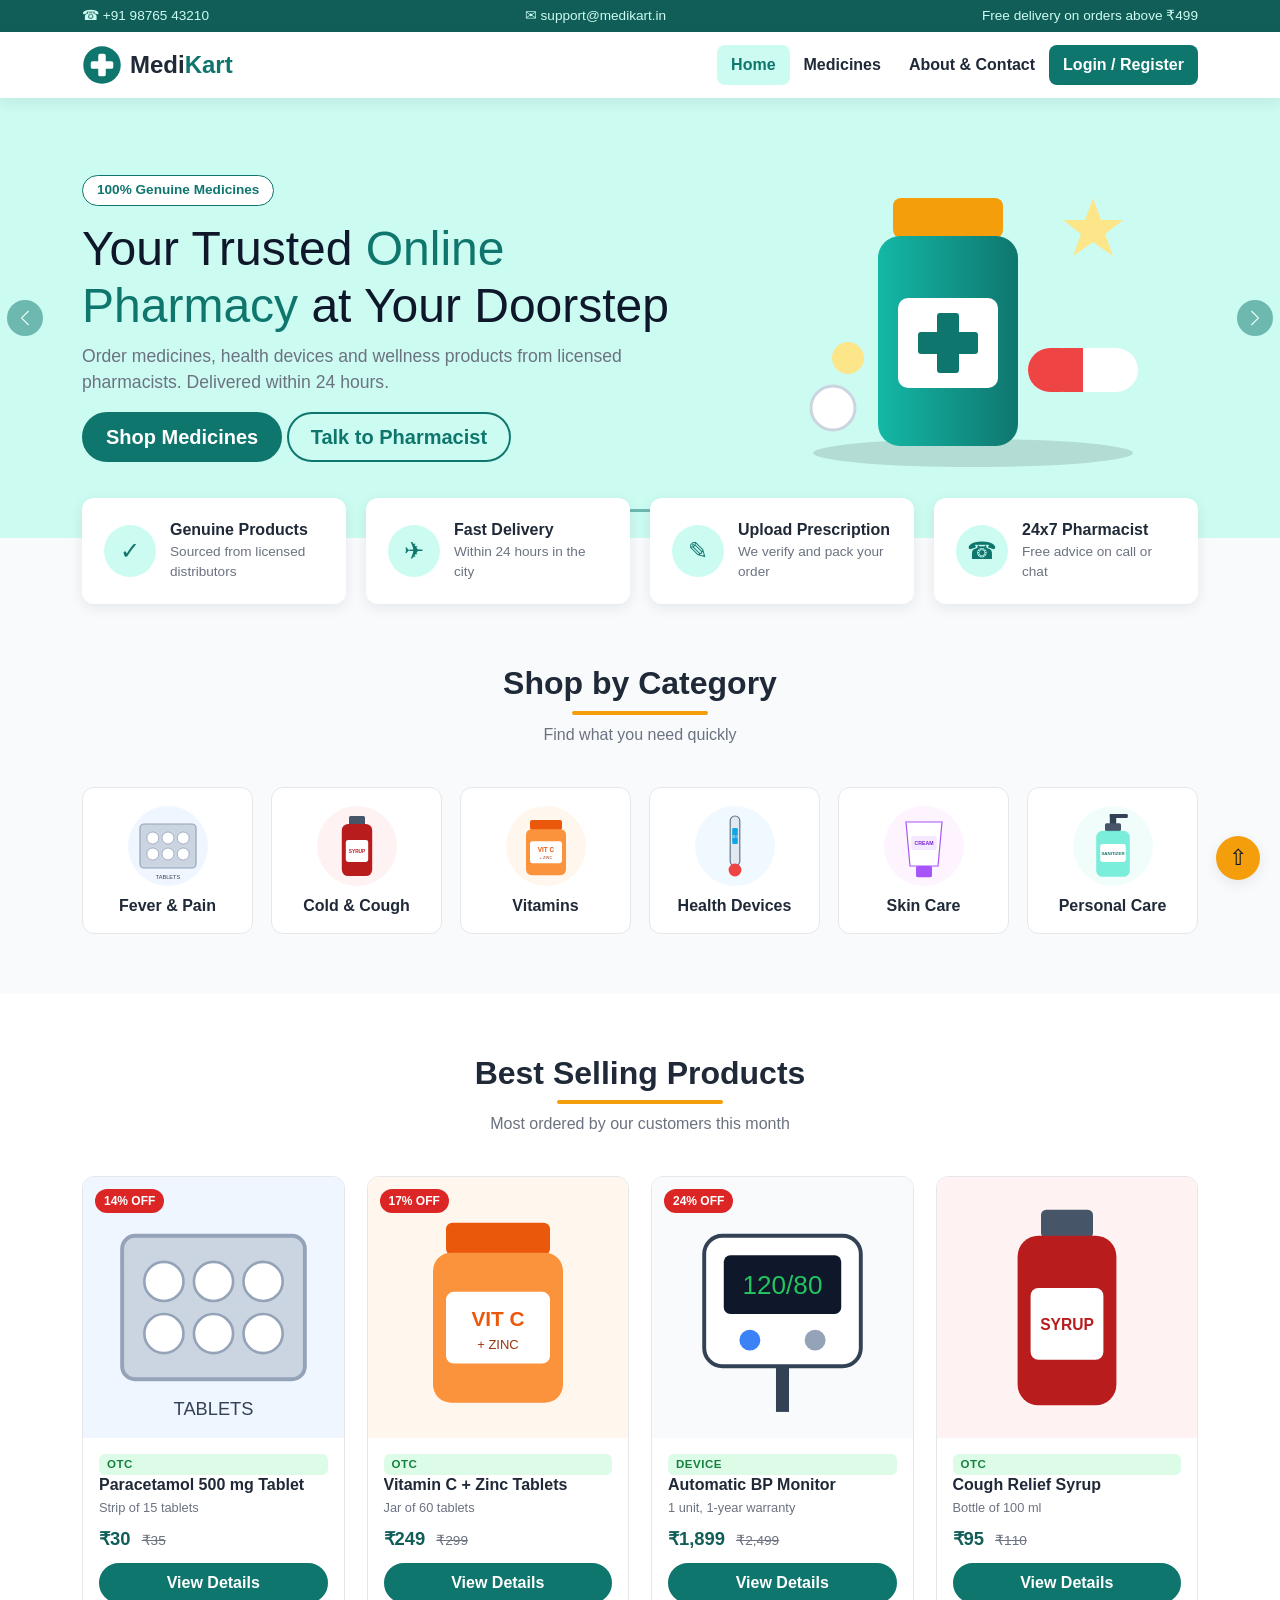
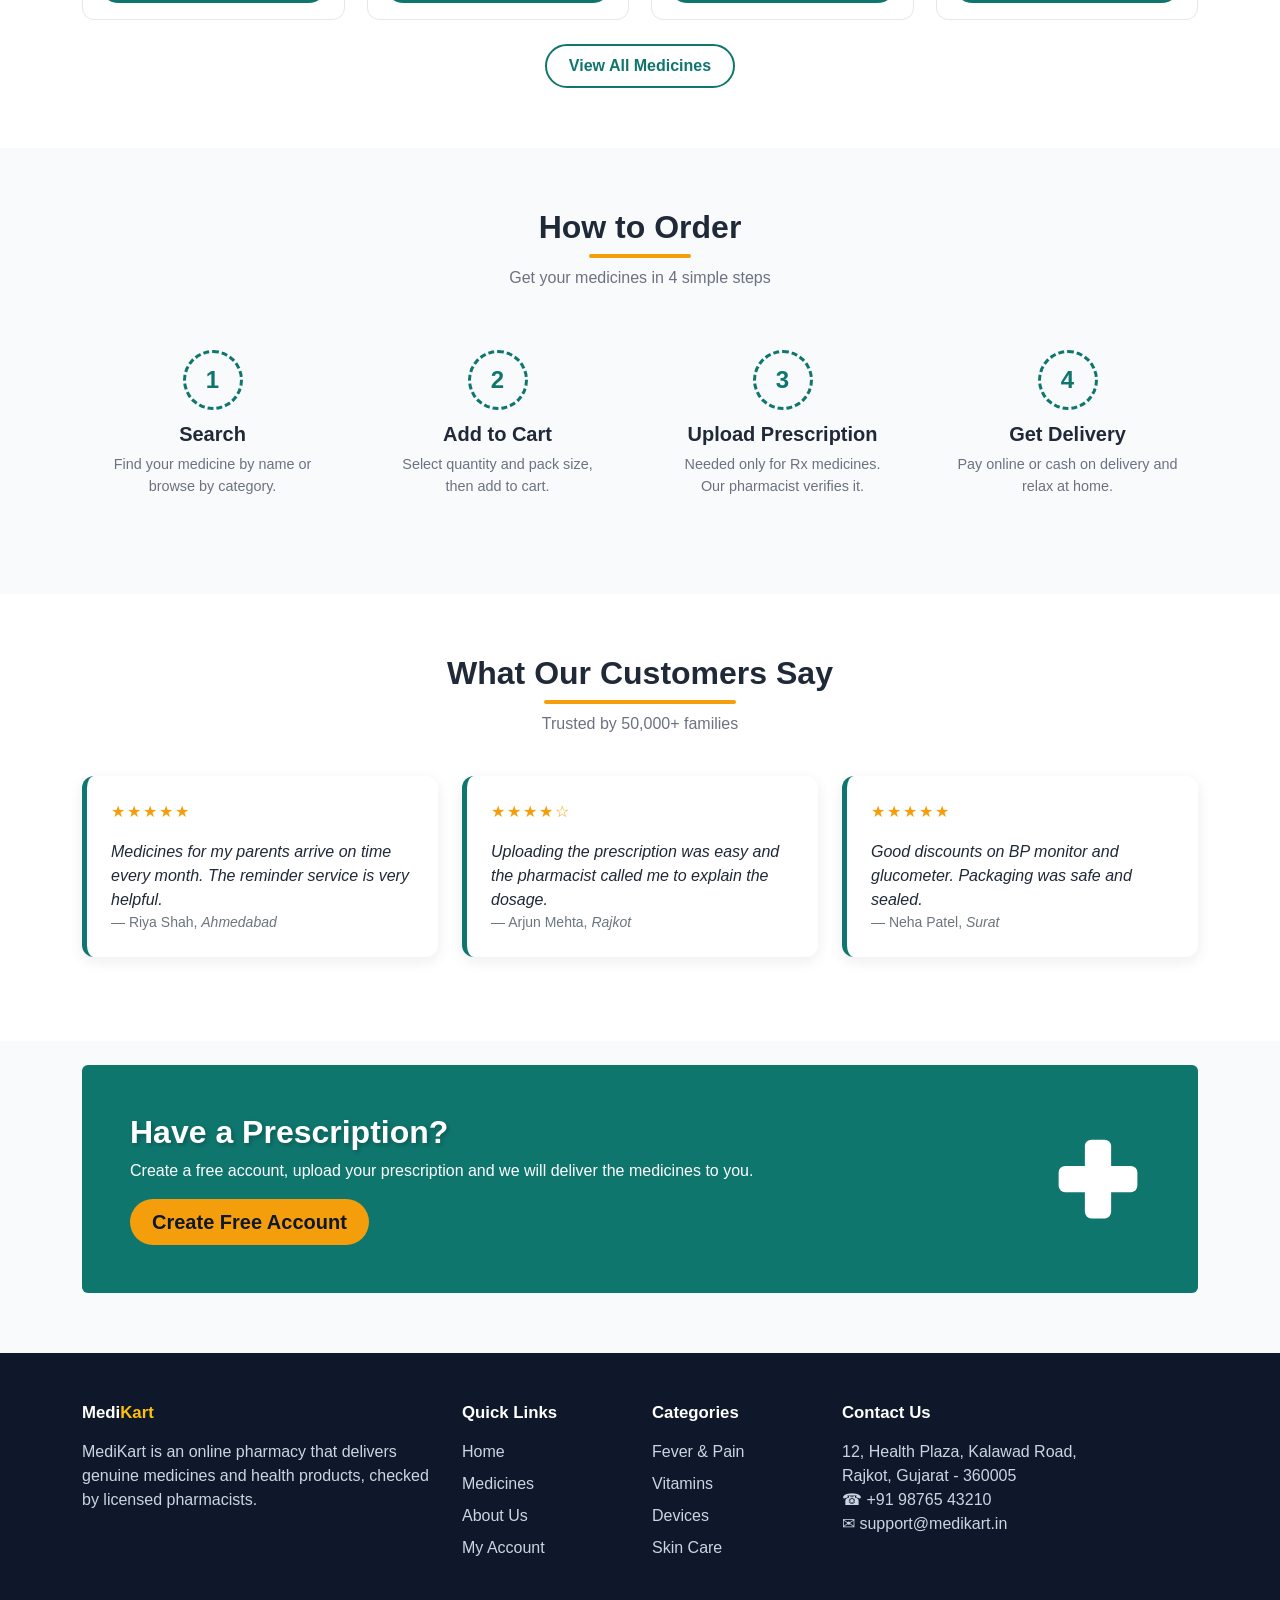
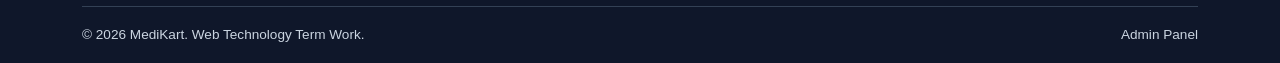
<file: Client/index.html>
<!DOCTYPE html>
<!--
    MediKart - Online Pharmacy (College Term Work, Web Technology 01CE1306)
    Page    : Client/index.html  (CLIENT 1 - Home / Landing page)
    Uses    : HTML5 semantic tags, Bootstrap 5 (navbar, carousel, cards, grid,
              blockquote, jumbotron-style box), custom CSS (css/style.css)
-->
<html lang="en">
<head>
    <meta charset="utf-8">
    <meta name="viewport" content="width=device-width, initial-scale=1">
    <meta name="description" content="MediKart - order genuine medicines and health products online.">
    <title>MediKart | Online Pharmacy - Home</title>

    <!-- Bootstrap 5 CSS (CDN) -->
    <link href="https://cdn.jsdelivr.net/npm/bootstrap@5.3.3/dist/css/bootstrap.min.css" rel="stylesheet">
    <!-- Our own stylesheet (loaded after Bootstrap so it can override it) -->
    <link href="../css/style.css" rel="stylesheet">
    <link rel="icon" href="../images/logo.svg" type="image/svg+xml">
</head>
<body id="top">

    <!-- ================= TOP INFO BAR ================= -->
    <div class="top-bar">
        <div class="container top-bar-inner">
            <span>&#9742; +91 98765 43210</span>
            <span>&#9993; support@medikart.in</span>
            <span class="top-bar-note">Free delivery on orders above &#8377;499</span>
        </div>
    </div>

    <!-- ================= HEADER / NAVBAR ================= -->
    <header class="site-header">
        <nav class="navbar navbar-expand-lg">
            <div class="container">
                <a class="navbar-brand brand" href="index.html">
                    <img src="../images/logo.svg" alt="MediKart logo" width="40" height="40">
                    <span>Medi<b>Kart</b></span>
                </a>
                <!-- Hamburger button (shown below 992px) -->
                <button class="navbar-toggler" type="button" data-bs-toggle="collapse" data-bs-target="#mainMenu"
                        aria-controls="mainMenu" aria-expanded="false" aria-label="Toggle navigation">
                    <span class="navbar-toggler-icon"></span>
                </button>
                <div class="collapse navbar-collapse" id="mainMenu">
                    <ul class="navbar-nav ms-auto">
                        <li class="nav-item"><a class="nav-link active" href="index.html">Home</a></li>
                        <li class="nav-item"><a class="nav-link" href="medicines.html">Medicines</a></li>
                        <li class="nav-item"><a class="nav-link" href="contact.html">About &amp; Contact</a></li>
                        <li class="nav-item"><a class="nav-link nav-btn" href="account.html">Login / Register</a></li>
                    </ul>
                </div>
            </div>
        </nav>
    </header>

    <main>
        <!-- ================= HERO CAROUSEL ================= -->
        <section id="heroCarousel" class="carousel slide" data-bs-ride="carousel">
            <!-- Indicators / dots -->
            <div class="carousel-indicators">
                <button type="button" data-bs-target="#heroCarousel" data-bs-slide-to="0" class="active" aria-label="Slide 1"></button>
                <button type="button" data-bs-target="#heroCarousel" data-bs-slide-to="1" aria-label="Slide 2"></button>
                <button type="button" data-bs-target="#heroCarousel" data-bs-slide-to="2" aria-label="Slide 3"></button>
            </div>

            <div class="carousel-inner">
                <!-- Slide 1 -->
                <div class="carousel-item active">
                    <div class="hero-slide slide-1">
                        <div class="container">
                            <div class="row align-items-center">
                                <div class="col-lg-7 hero-text">
                                    <span class="hero-tag">100% Genuine Medicines</span>
                                    <h1 class="display-5">Your Trusted <span>Online Pharmacy</span> at Your Doorstep</h1>
                                    <p>Order medicines, health devices and wellness products from licensed pharmacists. Delivered within 24 hours.</p>
                                    <a href="medicines.html" class="btn btn-brand btn-lg">Shop Medicines</a>
                                    <a href="contact.html" class="btn btn-outline-brand btn-lg">Talk to Pharmacist</a>
                                </div>
                                <div class="col-lg-5 text-center">
                                    <img src="../images/hero.svg" alt="Medicine bottle and capsules" class="hero-img">
                                </div>
                            </div>
                        </div>
                    </div>
                </div>
                <!-- Slide 2 -->
                <div class="carousel-item">
                    <div class="hero-slide slide-2">
                        <div class="container">
                            <div class="row align-items-center">
                                <div class="col-lg-7 hero-text">
                                    <span class="hero-tag">Limited Offer</span>
                                    <h1 class="display-5">Flat <span>20% OFF</span> on Vitamins &amp; Supplements</h1>
                                    <p>Boost your immunity with Vitamin C, Zinc, Multivitamins and more. Use code <mark>HEALTH20</mark> at checkout.</p>
                                    <a href="medicines.html" class="btn btn-brand btn-lg">Grab the Offer</a>
                                </div>
                                <div class="col-lg-5 text-center">
                                    <img src="../images/vitamin-jar.svg" alt="Vitamin C jar" class="hero-img rounded-circle">
                                </div>
                            </div>
                        </div>
                    </div>
                </div>
                <!-- Slide 3 -->
                <div class="carousel-item">
                    <div class="hero-slide slide-3">
                        <div class="container">
                            <div class="row align-items-center">
                                <div class="col-lg-7 hero-text">
                                    <span class="hero-tag">Health Devices</span>
                                    <h1 class="display-5">Monitor Your Health <span>At Home</span></h1>
                                    <p>BP monitors, glucometers and thermometers from top brands with 1-year warranty.</p>
                                    <a href="medicines.html" class="btn btn-brand btn-lg">View Devices</a>
                                </div>
                                <div class="col-lg-5 text-center">
                                    <img src="../images/bp-monitor.svg" alt="Blood pressure monitor" class="hero-img rounded-circle">
                                </div>
                            </div>
                        </div>
                    </div>
                </div>
            </div>

            <!-- Left / right controls -->
            <button class="carousel-control-prev" type="button" data-bs-target="#heroCarousel" data-bs-slide="prev">
                <span class="carousel-control-prev-icon"></span>
            </button>
            <button class="carousel-control-next" type="button" data-bs-target="#heroCarousel" data-bs-slide="next">
                <span class="carousel-control-next-icon"></span>
            </button>
        </section>

        <!-- ================= FEATURES STRIP (CSS grid) ================= -->
        <section class="container">
            <div class="feature-grid">
                <article class="feature-box">
                    <div class="feature-icon">&#10003;</div>
                    <div>
                        <h5>Genuine Products</h5>
                        <p>Sourced from licensed distributors</p>
                    </div>
                </article>
                <article class="feature-box">
                    <div class="feature-icon">&#9992;</div>
                    <div>
                        <h5>Fast Delivery</h5>
                        <p>Within 24 hours in the city</p>
                    </div>
                </article>
                <article class="feature-box">
                    <div class="feature-icon">&#9998;</div>
                    <div>
                        <h5>Upload Prescription</h5>
                        <p>We verify and pack your order</p>
                    </div>
                </article>
                <article class="feature-box">
                    <div class="feature-icon">&#9742;</div>
                    <div>
                        <h5>24x7 Pharmacist</h5>
                        <p>Free advice on call or chat</p>
                    </div>
                </article>
            </div>
        </section>

        <!-- ================= SHOP BY CATEGORY ================= -->
        <section class="section">
            <div class="container">
                <div class="section-title">
                    <h2>Shop by Category</h2>
                    <p>Find what you need quickly</p>
                </div>
                <div class="category-grid">
                    <a href="medicines.html" class="category-card">
                        <img src="../images/tablet-strip.svg" alt="Fever and pain">
                        <h6>Fever &amp; Pain</h6>
                    </a>
                    <a href="medicines.html" class="category-card">
                        <img src="../images/syrup.svg" alt="Cold and cough">
                        <h6>Cold &amp; Cough</h6>
                    </a>
                    <a href="medicines.html" class="category-card">
                        <img src="../images/vitamin-jar.svg" alt="Vitamins">
                        <h6>Vitamins</h6>
                    </a>
                    <a href="medicines.html" class="category-card">
                        <img src="../images/thermometer.svg" alt="Health devices">
                        <h6>Health Devices</h6>
                    </a>
                    <a href="medicines.html" class="category-card">
                        <img src="../images/cream-tube.svg" alt="Skin care">
                        <h6>Skin Care</h6>
                    </a>
                    <a href="medicines.html" class="category-card">
                        <img src="../images/sanitizer.svg" alt="Personal care">
                        <h6>Personal Care</h6>
                    </a>
                </div>
            </div>
        </section>

        <!-- ================= FEATURED MEDICINES (Bootstrap cards) ================= -->
        <section class="section section-white">
            <div class="container">
                <div class="section-title">
                    <h2>Best Selling Products</h2>
                    <p>Most ordered by our customers this month</p>
                </div>

                <div class="product-grid">
                    <!-- Product card 1 -->
                    <div class="card product-card">
                        <span class="discount-label">14% OFF</span>
                        <img src="../images/tablet-strip.svg" class="card-img-top" alt="Paracetamol 500 mg tablets">
                        <div class="card-body">
                            <span class="tag tag-otc">OTC</span>
                            <h5 class="card-title"><a href="medicine-details.html">Paracetamol 500 mg Tablet</a></h5>
                            <p class="product-meta">Strip of 15 tablets</p>
                            <p class="price">&#8377;30 <del>&#8377;35</del></p>
                            <a href="medicine-details.html" class="btn btn-brand">View Details</a>
                        </div>
                    </div>
                    <!-- Product card 2 -->
                    <div class="card product-card">
                        <span class="discount-label">17% OFF</span>
                        <img src="../images/vitamin-jar.svg" class="card-img-top" alt="Vitamin C and Zinc tablets">
                        <div class="card-body">
                            <span class="tag tag-otc">OTC</span>
                            <h5 class="card-title"><a href="medicine-details.html">Vitamin C + Zinc Tablets</a></h5>
                            <p class="product-meta">Jar of 60 tablets</p>
                            <p class="price">&#8377;249 <del>&#8377;299</del></p>
                            <a href="medicine-details.html" class="btn btn-brand">View Details</a>
                        </div>
                    </div>
                    <!-- Product card 3 -->
                    <div class="card product-card">
                        <span class="discount-label">24% OFF</span>
                        <img src="../images/bp-monitor.svg" class="card-img-top" alt="Automatic BP monitor">
                        <div class="card-body">
                            <span class="tag tag-otc">Device</span>
                            <h5 class="card-title"><a href="medicine-details.html">Automatic BP Monitor</a></h5>
                            <p class="product-meta">1 unit, 1-year warranty</p>
                            <p class="price">&#8377;1,899 <del>&#8377;2,499</del></p>
                            <a href="medicine-details.html" class="btn btn-brand">View Details</a>
                        </div>
                    </div>
                    <!-- Product card 4 -->
                    <div class="card product-card">
                        <img src="../images/syrup.svg" class="card-img-top" alt="Cough relief syrup">
                        <div class="card-body">
                            <span class="tag tag-otc">OTC</span>
                            <h5 class="card-title"><a href="medicine-details.html">Cough Relief Syrup</a></h5>
                            <p class="product-meta">Bottle of 100 ml</p>
                            <p class="price">&#8377;95 <del>&#8377;110</del></p>
                            <a href="medicine-details.html" class="btn btn-brand">View Details</a>
                        </div>
                    </div>
                </div>

                <div class="section-title mt-4 mb-0">
                    <a href="medicines.html" class="btn btn-outline-brand">View All Medicines</a>
                </div>
            </div>
        </section>

        <!-- ================= HOW TO ORDER (ordered list) ================= -->
        <section class="section">
            <div class="container">
                <div class="section-title">
                    <h2>How to Order</h2>
                    <p>Get your medicines in 4 simple steps</p>
                </div>
                <ol class="steps">
                    <li>
                        <div class="step-num">1</div>
                        <h5>Search</h5>
                        <p>Find your medicine by name or browse by category.</p>
                    </li>
                    <li>
                        <div class="step-num">2</div>
                        <h5>Add to Cart</h5>
                        <p>Select quantity and pack size, then add to cart.</p>
                    </li>
                    <li>
                        <div class="step-num">3</div>
                        <h5>Upload Prescription</h5>
                        <p>Needed only for Rx medicines. Our pharmacist verifies it.</p>
                    </li>
                    <li>
                        <div class="step-num">4</div>
                        <h5>Get Delivery</h5>
                        <p>Pay online or cash on delivery and relax at home.</p>
                    </li>
                </ol>
            </div>
        </section>

        <!-- ================= TESTIMONIALS (Bootstrap blockquote) ================= -->
        <section class="section section-white">
            <div class="container">
                <div class="section-title">
                    <h2>What Our Customers Say</h2>
                    <p>Trusted by 50,000+ families</p>
                </div>
                <div class="row">
                    <div class="col-md-6 col-lg-4 mb-4">
                        <figure class="testimonial">
                            <p class="stars">&#9733;&#9733;&#9733;&#9733;&#9733;</p>
                            <blockquote class="blockquote">
                                <p>Medicines for my parents arrive on time every month. The reminder service is very helpful.</p>
                            </blockquote>
                            <figcaption class="blockquote-footer mb-0">Riya Shah, <cite title="Ahmedabad">Ahmedabad</cite></figcaption>
                        </figure>
                    </div>
                    <div class="col-md-6 col-lg-4 mb-4">
                        <figure class="testimonial">
                            <p class="stars">&#9733;&#9733;&#9733;&#9733;&#9734;</p>
                            <blockquote class="blockquote">
                                <p>Uploading the prescription was easy and the pharmacist called me to explain the dosage.</p>
                            </blockquote>
                            <figcaption class="blockquote-footer mb-0">Arjun Mehta, <cite title="Rajkot">Rajkot</cite></figcaption>
                        </figure>
                    </div>
                    <div class="col-md-12 col-lg-4 mb-4">
                        <figure class="testimonial">
                            <p class="stars">&#9733;&#9733;&#9733;&#9733;&#9733;</p>
                            <blockquote class="blockquote">
                                <p>Good discounts on BP monitor and glucometer. Packaging was safe and sealed.</p>
                            </blockquote>
                            <figcaption class="blockquote-footer mb-0">Neha Patel, <cite title="Surat">Surat</cite></figcaption>
                        </figure>
                    </div>
                </div>
            </div>
        </section>

        <!-- ================= CALL TO ACTION (jumbotron style) ================= -->
        <section class="container">
            <div class="mt-4 p-5 rounded cta-box">
                <h2>Have a Prescription?</h2>
                <p>Create a free account, upload your prescription and we will deliver the medicines to you.</p>
                <a href="account.html" class="btn btn-accent btn-lg">Create Free Account</a>
            </div>
        </section>
    </main>

    <!-- ================= FOOTER ================= -->
    <footer class="site-footer">
        <div class="container">
            <div class="row">
                <div class="col-md-6 col-lg-4 footer-col">
                    <h5>Medi<span class="text-warning">Kart</span></h5>
                    <p>MediKart is an online pharmacy that delivers genuine medicines and health products, checked by licensed pharmacists.</p>
                </div>
                <div class="col-6 col-md-3 col-lg-2 footer-col">
                    <h5>Quick Links</h5>
                    <ul class="list-unstyled">
                        <li><a href="index.html">Home</a></li>
                        <li><a href="medicines.html">Medicines</a></li>
                        <li><a href="contact.html">About Us</a></li>
                        <li><a href="account.html">My Account</a></li>
                    </ul>
                </div>
                <div class="col-6 col-md-3 col-lg-2 footer-col">
                    <h5>Categories</h5>
                    <ul class="list-unstyled">
                        <li><a href="medicines.html">Fever &amp; Pain</a></li>
                        <li><a href="medicines.html">Vitamins</a></li>
                        <li><a href="medicines.html">Devices</a></li>
                        <li><a href="medicines.html">Skin Care</a></li>
                    </ul>
                </div>
                <div class="col-md-6 col-lg-4 footer-col">
                    <h5>Contact Us</h5>
                    <address>
                        12, Health Plaza, Kalawad Road,<br>Rajkot, Gujarat - 360005<br>
                        &#9742; +91 98765 43210<br>
                        &#9993; support@medikart.in
                    </address>
                </div>
            </div>
            <div class="footer-bottom">
                <span>&copy; 2026 MediKart. Web Technology Term Work.</span>
                <a href="../Admin/dashboard.html">Admin Panel</a>
            </div>
        </div>
    </footer>

    <!-- Back to top button -->
    <a href="#top" class="back-to-top" title="Back to top">&#8679;</a>

    <!-- Bootstrap JS bundle (needed for navbar toggle, carousel, modal, collapse) -->
    <script src="https://cdn.jsdelivr.net/npm/bootstrap@5.3.3/dist/js/bootstrap.bundle.min.js"></script>
</body>
</html>
</file>
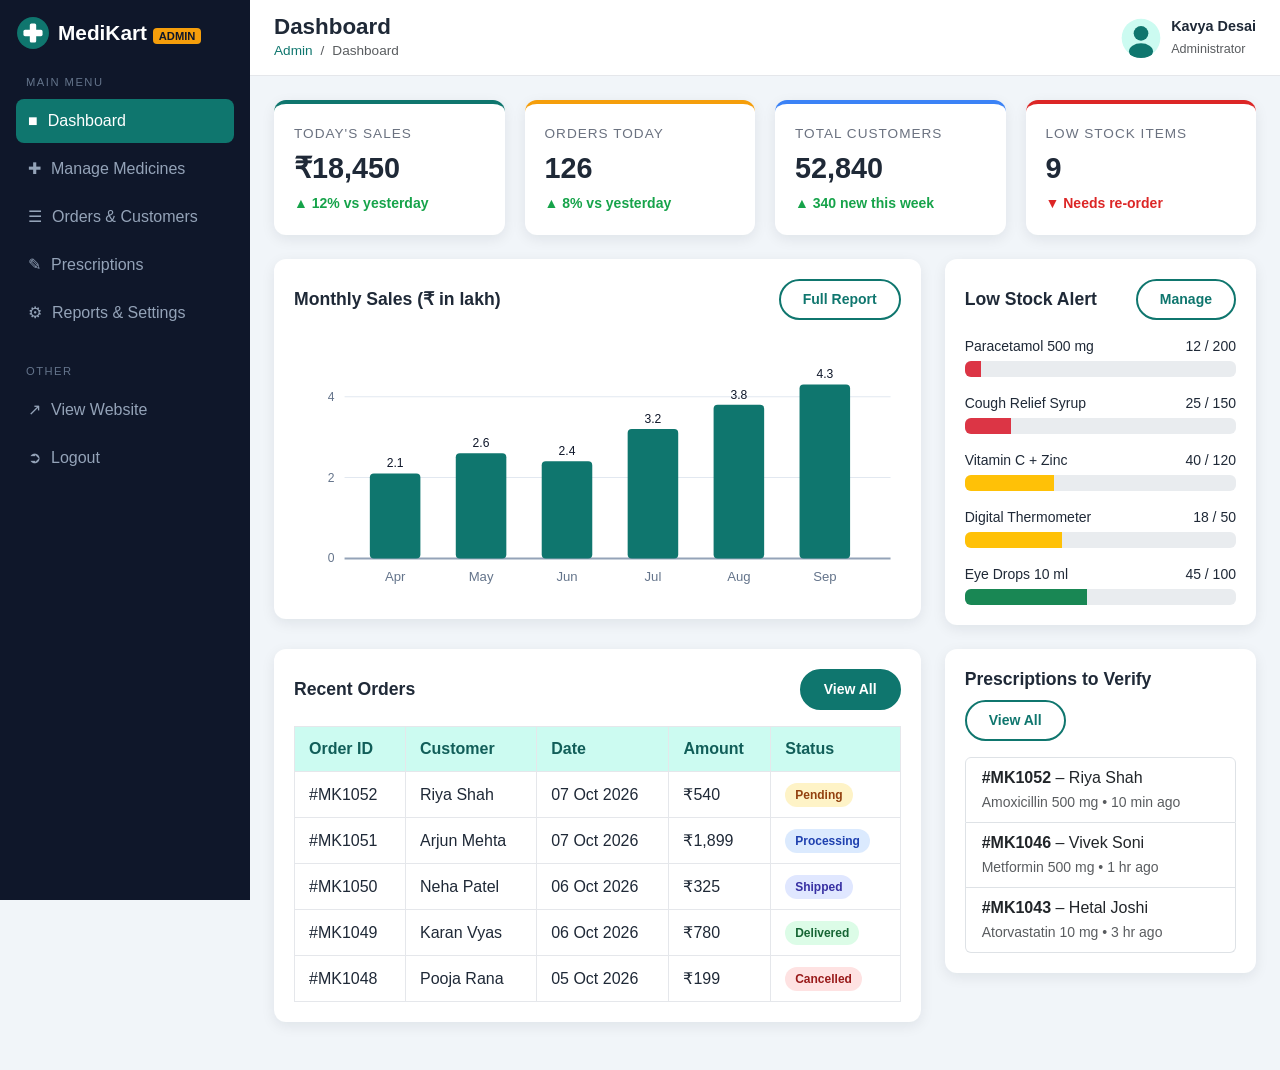
<file: Admin/dashboard.html>
<!DOCTYPE html>

<html lang="en">
<head>
    <meta charset="utf-8">
    <meta name="viewport" content="width=device-width, initial-scale=1">
    <title>MediKart Admin | Dashboard</title>

    <link href="https://cdn.jsdelivr.net/npm/bootstrap@5.3.3/dist/css/bootstrap.min.css" rel="stylesheet">
    <link href="../css/style.css" rel="stylesheet">
    <link href="../css/admin.css" rel="stylesheet">
    <link rel="icon" href="../images/logo.svg" type="image/svg+xml">
</head>
<body class="admin-body">
<div class="admin-wrapper">

    <!-- ================= SIDEBAR ================= -->
    <aside class="admin-sidebar">
        <div class="sidebar-top">
            <a href="dashboard.html" class="brand">
                <img src="../images/logo.svg" alt="MediKart logo" width="34" height="34">
                <span>MediKart <small>ADMIN</small></span>
            </a>
            <!-- Toggle button: visible below 992px only (see admin.css) -->
            <button class="sidebar-toggle" type="button" data-bs-toggle="collapse" data-bs-target="#adminMenu"
                    aria-controls="adminMenu" aria-expanded="false" aria-label="Toggle admin menu">&#9776;</button>
        </div>

        <nav id="adminMenu" class="collapse">
            <p class="sidebar-label">Main Menu</p>
            <ul class="nav flex-column">
                    <li class="nav-item"><a class="nav-link active" href="dashboard.html" aria-current="page"><span>&#9632;</span> Dashboard</a></li>
                    <li class="nav-item"><a class="nav-link" href="manage-medicines.html"><span>&#10010;</span> Manage Medicines</a></li>
                    <li class="nav-item"><a class="nav-link" href="manage-orders.html"><span>&#9776;</span> Orders &amp; Customers</a></li>
                    <li class="nav-item"><a class="nav-link" href="prescriptions.html"><span>&#9998;</span> Prescriptions</a></li>
                    <li class="nav-item"><a class="nav-link" href="reports.html"><span>&#9881;</span> Reports &amp; Settings</a></li>
            </ul>
            <p class="sidebar-label">Other</p>
            <ul class="nav flex-column">
                <li class="nav-item"><a class="nav-link" href="../Client/index.html" target="_blank"><span>&#8599;</span> View Website</a></li>
                <li class="nav-item"><a class="nav-link logout" href="../Client/account.html"><span>&#10162;</span> Logout</a></li>
            </ul>
        </nav>
    </aside>

    <!-- ================= MAIN AREA ================= -->
    <div class="admin-main">
        <!-- Top bar: page title, breadcrumb and logged-in admin -->
        <header class="admin-topbar">
            <div>
                <h1>Dashboard</h1>
                <nav aria-label="breadcrumb">
                    <ol class="breadcrumb">
                        <li class="breadcrumb-item"><a href="dashboard.html">Admin</a></li>
                        <li class="breadcrumb-item active" aria-current="page">Dashboard</li>
                    </ol>
                </nav>
            </div>
            <div class="admin-user">
                <img src="../images/avatar.svg" alt="Admin photo">
                <span><strong>Kavya Desai</strong><br><small class="text-muted">Administrator</small></span>
            </div>
        </header>

        <main class="admin-content">
            <!-- ================= STAT CARDS ================= -->
            <section class="stat-cards">
                <article class="stat-card">
                    <p>Today's Sales</p>
                    <h3>&#8377;18,450</h3>
                    <small class="up">&#9650; 12% vs yesterday</small>
                </article>
                <article class="stat-card orange">
                    <p>Orders Today</p>
                    <h3>126</h3>
                    <small class="up">&#9650; 8% vs yesterday</small>
                </article>
                <article class="stat-card blue">
                    <p>Total Customers</p>
                    <h3>52,840</h3>
                    <small class="up">&#9650; 340 new this week</small>
                </article>
                <article class="stat-card red">
                    <p>Low Stock Items</p>
                    <h3>9</h3>
                    <small class="down">&#9660; Needs re-order</small>
                </article>
            </section>

            <div class="row">
                <!-- ================= SALES CHART (inline SVG) ================= -->
                <div class="col-xl-8">
                    <section class="panel">
                        <div class="panel-head">
                            <h2>Monthly Sales (&#8377; in lakh)</h2>
                            <a href="reports.html" class="btn btn-sm btn-outline-brand">Full Report</a>
                        </div>
                        <svg class="chart-svg" viewBox="0 0 600 260" role="img" aria-label="Bar chart of monthly sales from April to September 2026">
                            <!-- grid lines + y-axis labels -->
                            <line x1="50" y1="220" x2="590" y2="220" stroke="#94a3b8" stroke-width="2"/>
                            <line x1="50" y1="140" x2="590" y2="140" stroke="#e2e8f0"/>
                            <line x1="50" y1="60"  x2="590" y2="60"  stroke="#e2e8f0"/>
                            <text x="40" y="224" font-size="12" fill="#64748b" text-anchor="end">0</text>
                            <text x="40" y="144" font-size="12" fill="#64748b" text-anchor="end">2</text>
                            <text x="40" y="64"  font-size="12" fill="#64748b" text-anchor="end">4</text>

                            <!-- bars: height = value x 40 px, baseline y = 220 -->
                            <rect class="bar" x="75"  y="136" width="50" height="84"  rx="4"/>
                            <rect class="bar" x="160" y="116" width="50" height="104" rx="4"/>
                            <rect class="bar" x="245" y="124" width="50" height="96"  rx="4"/>
                            <rect class="bar" x="330" y="92"  width="50" height="128" rx="4"/>
                            <rect class="bar" x="415" y="68"  width="50" height="152" rx="4"/>
                            <rect class="bar" x="500" y="48"  width="50" height="172" rx="4"/>

                            <!-- values above bars -->
                            <text x="100" y="130" font-size="12" text-anchor="middle" fill="#0f172a">2.1</text>
                            <text x="185" y="110" font-size="12" text-anchor="middle" fill="#0f172a">2.6</text>
                            <text x="270" y="118" font-size="12" text-anchor="middle" fill="#0f172a">2.4</text>
                            <text x="355" y="86"  font-size="12" text-anchor="middle" fill="#0f172a">3.2</text>
                            <text x="440" y="62"  font-size="12" text-anchor="middle" fill="#0f172a">3.8</text>
                            <text x="525" y="42"  font-size="12" text-anchor="middle" fill="#0f172a">4.3</text>

                            <!-- month labels -->
                            <text x="100" y="242" font-size="13" text-anchor="middle" fill="#64748b">Apr</text>
                            <text x="185" y="242" font-size="13" text-anchor="middle" fill="#64748b">May</text>
                            <text x="270" y="242" font-size="13" text-anchor="middle" fill="#64748b">Jun</text>
                            <text x="355" y="242" font-size="13" text-anchor="middle" fill="#64748b">Jul</text>
                            <text x="440" y="242" font-size="13" text-anchor="middle" fill="#64748b">Aug</text>
                            <text x="525" y="242" font-size="13" text-anchor="middle" fill="#64748b">Sep</text>
                        </svg>
                    </section>
                </div>

                <!-- ================= LOW STOCK (progress bars) ================= -->
                <div class="col-xl-4">
                    <section class="panel">
                        <div class="panel-head">
                            <h2>Low Stock Alert</h2>
                            <a href="manage-medicines.html" class="btn btn-sm btn-outline-brand">Manage</a>
                        </div>
                        <p class="stock-row">Paracetamol 500 mg <span>12 / 200</span></p>
                        <div class="progress mb-3">
                            <div class="progress-bar bg-danger" style="width:6%"></div>
                        </div>
                        <p class="stock-row">Cough Relief Syrup <span>25 / 150</span></p>
                        <div class="progress mb-3">
                            <div class="progress-bar bg-danger" style="width:17%"></div>
                        </div>
                        <p class="stock-row">Vitamin C + Zinc <span>40 / 120</span></p>
                        <div class="progress mb-3">
                            <div class="progress-bar bg-warning" style="width:33%"></div>
                        </div>
                        <p class="stock-row">Digital Thermometer <span>18 / 50</span></p>
                        <div class="progress mb-3">
                            <div class="progress-bar bg-warning" style="width:36%"></div>
                        </div>
                        <p class="stock-row">Eye Drops 10 ml <span>45 / 100</span></p>
                        <div class="progress">
                            <div class="progress-bar bg-success" style="width:45%"></div>
                        </div>
                    </section>
                </div>
            </div>

            <div class="row">
                <!-- ================= RECENT ORDERS TABLE ================= -->
                <div class="col-xl-8">
                    <section class="panel">
                        <div class="panel-head">
                            <h2>Recent Orders</h2>
                            <a href="manage-orders.html" class="btn btn-sm btn-brand">View All</a>
                        </div>
                        <div class="table-wrap">
                            <table class="data-table">
                                <thead>
                                    <tr>
                                        <th>Order ID</th>
                                        <th>Customer</th>
                                        <th>Date</th>
                                        <th>Amount</th>
                                        <th>Status</th>
                                    </tr>
                                </thead>
                                <tbody>
                                    <tr><td>#MK1052</td><td>Riya Shah</td><td>07 Oct 2026</td><td>&#8377;540</td><td><span class="status status-pending">Pending</span></td></tr>
                                    <tr><td>#MK1051</td><td>Arjun Mehta</td><td>07 Oct 2026</td><td>&#8377;1,899</td><td><span class="status status-processing">Processing</span></td></tr>
                                    <tr><td>#MK1050</td><td>Neha Patel</td><td>06 Oct 2026</td><td>&#8377;325</td><td><span class="status status-shipped">Shipped</span></td></tr>
                                    <tr><td>#MK1049</td><td>Karan Vyas</td><td>06 Oct 2026</td><td>&#8377;780</td><td><span class="status status-delivered">Delivered</span></td></tr>
                                    <tr><td>#MK1048</td><td>Pooja Rana</td><td>05 Oct 2026</td><td>&#8377;199</td><td><span class="status status-cancelled">Cancelled</span></td></tr>
                                </tbody>
                            </table>
                        </div>
                    </section>
                </div>

                <!-- ================= PRESCRIPTIONS TO VERIFY (list group) ================= -->
                <div class="col-xl-4">
                    <section class="panel">
                        <div class="panel-head">
                            <h2>Prescriptions to Verify</h2>
                            <a href="prescriptions.html" class="btn btn-sm btn-outline-brand">View All</a>
                        </div>
                        <div class="list-group">
                            <a href="prescriptions.html" class="list-group-item list-group-item-action">
                                <strong>#MK1052</strong> &ndash; Riya Shah<br><small class="text-muted">Amoxicillin 500 mg &bull; 10 min ago</small>
                            </a>
                            <a href="prescriptions.html" class="list-group-item list-group-item-action">
                                <strong>#MK1046</strong> &ndash; Vivek Soni<br><small class="text-muted">Metformin 500 mg &bull; 1 hr ago</small>
                            </a>
                            <a href="prescriptions.html" class="list-group-item list-group-item-action">
                                <strong>#MK1043</strong> &ndash; Hetal Joshi<br><small class="text-muted">Atorvastatin 10 mg &bull; 3 hr ago</small>
                            </a>
                        </div>
                    </section>
                </div>
            </div>
        </main>
    </div>
</div>

<!-- Bootstrap JS bundle (sidebar collapse, modals) -->
<script src="https://cdn.jsdelivr.net/npm/bootstrap@5.3.3/dist/js/bootstrap.bundle.min.js"></script>
</body>
</html>
</file>
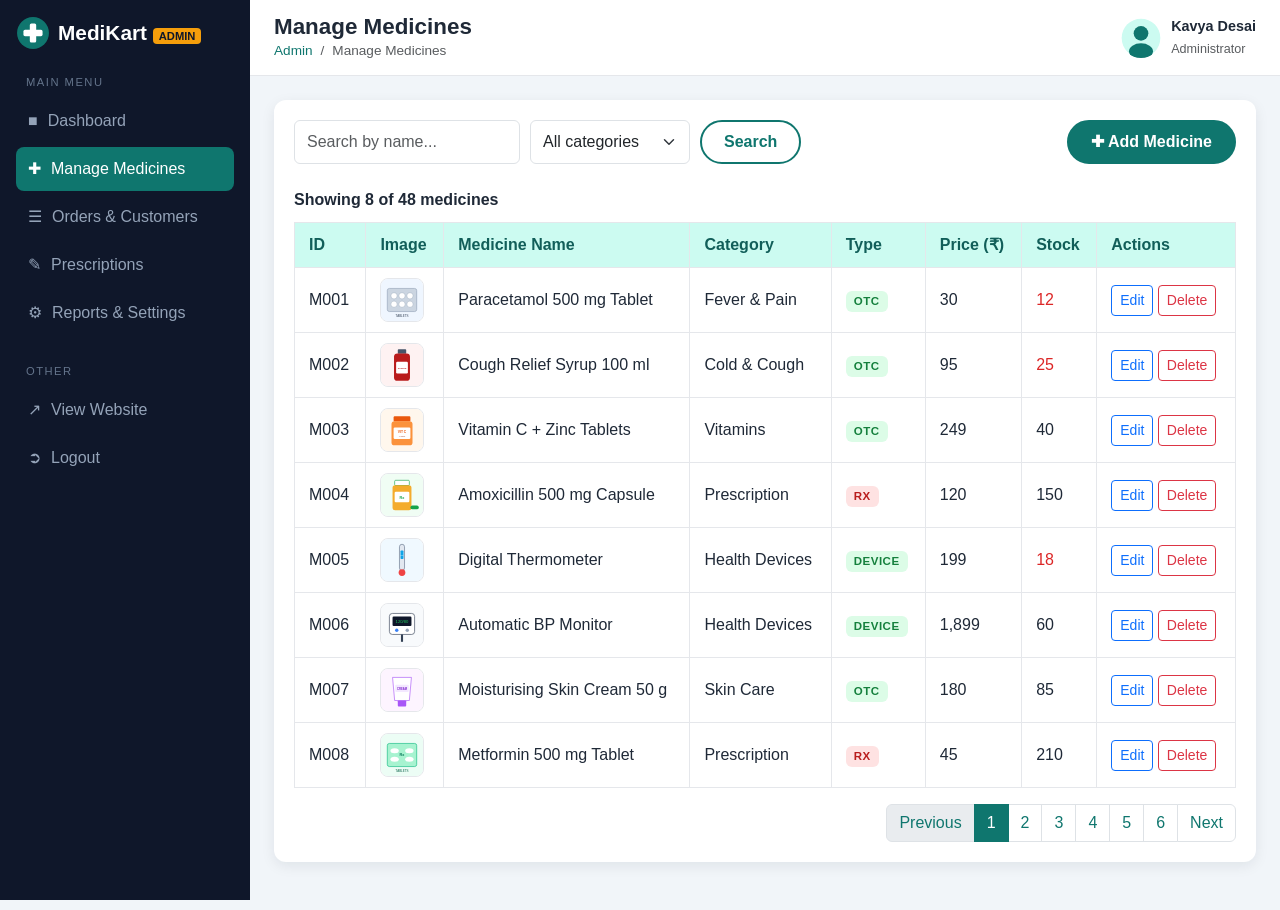
<file: Admin/manage-medicines.html>
<!DOCTYPE html>
<!--
    MediKart - Online Pharmacy (College Term Work, Web Technology 01CE1306)
    Page    : Admin/manage-medicines.html  (ADMIN 2 - Manage medicines (add / edit / delete))
    Uses    : HTML table, Bootstrap modals (add / edit / delete), form controls (file, select, number, textarea, checkbox), pagination; HTML5 validation
    Layout  : Common admin layout = dark sidebar (left) + top bar + content area
-->
<html lang="en">
<head>
    <meta charset="utf-8">
    <meta name="viewport" content="width=device-width, initial-scale=1">
    <title>MediKart Admin | Manage Medicines</title>

    <link href="https://cdn.jsdelivr.net/npm/bootstrap@5.3.3/dist/css/bootstrap.min.css" rel="stylesheet">
    <link href="../css/style.css" rel="stylesheet">
    <link href="../css/admin.css" rel="stylesheet">
    <link rel="icon" href="../images/logo.svg" type="image/svg+xml">
</head>
<body class="admin-body">
<div class="admin-wrapper">

    <!-- ================= SIDEBAR ================= -->
    <aside class="admin-sidebar">
        <div class="sidebar-top">
            <a href="dashboard.html" class="brand">
                <img src="../images/logo.svg" alt="MediKart logo" width="34" height="34">
                <span>MediKart <small>ADMIN</small></span>
            </a>
            <!-- Toggle button: visible below 992px only (see admin.css) -->
            <button class="sidebar-toggle" type="button" data-bs-toggle="collapse" data-bs-target="#adminMenu"
                    aria-controls="adminMenu" aria-expanded="false" aria-label="Toggle admin menu">&#9776;</button>
        </div>

        <nav id="adminMenu" class="collapse">
            <p class="sidebar-label">Main Menu</p>
            <ul class="nav flex-column">
                    <li class="nav-item"><a class="nav-link" href="dashboard.html"><span>&#9632;</span> Dashboard</a></li>
                    <li class="nav-item"><a class="nav-link active" href="manage-medicines.html" aria-current="page"><span>&#10010;</span> Manage Medicines</a></li>
                    <li class="nav-item"><a class="nav-link" href="manage-orders.html"><span>&#9776;</span> Orders &amp; Customers</a></li>
                    <li class="nav-item"><a class="nav-link" href="prescriptions.html"><span>&#9998;</span> Prescriptions</a></li>
                    <li class="nav-item"><a class="nav-link" href="reports.html"><span>&#9881;</span> Reports &amp; Settings</a></li>
            </ul>
            <p class="sidebar-label">Other</p>
            <ul class="nav flex-column">
                <li class="nav-item"><a class="nav-link" href="../Client/index.html" target="_blank"><span>&#8599;</span> View Website</a></li>
                <li class="nav-item"><a class="nav-link logout" href="../Client/account.html"><span>&#10162;</span> Logout</a></li>
            </ul>
        </nav>
    </aside>

    <!-- ================= MAIN AREA ================= -->
    <div class="admin-main">
        <!-- Top bar: page title, breadcrumb and logged-in admin -->
        <header class="admin-topbar">
            <div>
                <h1>Manage Medicines</h1>
                <nav aria-label="breadcrumb">
                    <ol class="breadcrumb">
                        <li class="breadcrumb-item"><a href="dashboard.html">Admin</a></li>
                        <li class="breadcrumb-item active" aria-current="page">Manage Medicines</li>
                    </ol>
                </nav>
            </div>
            <div class="admin-user">
                <img src="../images/avatar.svg" alt="Admin photo">
                <span><strong>Kavya Desai</strong><br><small class="text-muted">Administrator</small></span>
            </div>
        </header>

        <main class="admin-content">
            <!-- ================= TOOLBAR: search, filter, add ================= -->
            <section class="panel">
                <div class="panel-head">
                    <form class="admin-toolbar" action="manage-medicines.html" method="get">
                        <label for="medSearch" class="visually-hidden">Search medicines</label>
                        <input type="search" class="form-control" id="medSearch" name="q" placeholder="Search by name...">
                        <label for="medCategory" class="visually-hidden">Category</label>
                        <select class="form-select" id="medCategory" name="category">
                            <option value="">All categories</option>
                            <option>Fever &amp; Pain</option>
                            <option>Cold &amp; Cough</option>
                            <option>Vitamins</option>
                            <option>Health Devices</option>
                            <option>Skin Care</option>
                            <option>Prescription</option>
                        </select>
                        <button type="submit" class="btn btn-outline-brand">Search</button>
                    </form>
                    <!-- Opens the "Add Medicine" modal -->
                    <button type="button" class="btn btn-brand" data-bs-toggle="modal" data-bs-target="#addModal">&#10010; Add Medicine</button>
                </div>

                <!-- ================= MEDICINES TABLE ================= -->
                <div class="table-wrap">
                    <table class="data-table">
                        <caption>Showing 8 of 48 medicines</caption>
                        <thead>
                            <tr>
                                <th>ID</th>
                                <th>Image</th>
                                <th>Medicine Name</th>
                                <th>Category</th>
                                <th>Type</th>
                                <th>Price (&#8377;)</th>
                                <th>Stock</th>
                                <th>Actions</th>
                            </tr>
                        </thead>
                        <tbody>
                            <tr>
                                <td>M001</td>
                                <td><img src="../images/tablet-strip.svg" alt="Paracetamol" class="thumb"></td>
                                <td>Paracetamol 500 mg Tablet</td>
                                <td>Fever &amp; Pain</td>
                                <td><span class="tag tag-otc">OTC</span></td>
                                <td>30</td>
                                <td class="down">12</td>
                                <td class="actions">
                                    <button type="button" class="btn btn-sm btn-outline-primary" data-bs-toggle="modal" data-bs-target="#editModal">Edit</button>
                                    <button type="button" class="btn btn-sm btn-outline-danger" data-bs-toggle="modal" data-bs-target="#deleteModal">Delete</button>
                                </td>
                            </tr>
                            <tr>
                                <td>M002</td>
                                <td><img src="../images/syrup.svg" alt="Cough syrup" class="thumb"></td>
                                <td>Cough Relief Syrup 100 ml</td>
                                <td>Cold &amp; Cough</td>
                                <td><span class="tag tag-otc">OTC</span></td>
                                <td>95</td>
                                <td class="down">25</td>
                                <td class="actions">
                                    <button type="button" class="btn btn-sm btn-outline-primary" data-bs-toggle="modal" data-bs-target="#editModal">Edit</button>
                                    <button type="button" class="btn btn-sm btn-outline-danger" data-bs-toggle="modal" data-bs-target="#deleteModal">Delete</button>
                                </td>
                            </tr>
                            <tr>
                                <td>M003</td>
                                <td><img src="../images/vitamin-jar.svg" alt="Vitamin C" class="thumb"></td>
                                <td>Vitamin C + Zinc Tablets</td>
                                <td>Vitamins</td>
                                <td><span class="tag tag-otc">OTC</span></td>
                                <td>249</td>
                                <td>40</td>
                                <td class="actions">
                                    <button type="button" class="btn btn-sm btn-outline-primary" data-bs-toggle="modal" data-bs-target="#editModal">Edit</button>
                                    <button type="button" class="btn btn-sm btn-outline-danger" data-bs-toggle="modal" data-bs-target="#deleteModal">Delete</button>
                                </td>
                            </tr>
                            <tr>
                                <td>M004</td>
                                <td><img src="../images/capsule-bottle.svg" alt="Amoxicillin" class="thumb"></td>
                                <td>Amoxicillin 500 mg Capsule</td>
                                <td>Prescription</td>
                                <td><span class="tag tag-rx">Rx</span></td>
                                <td>120</td>
                                <td>150</td>
                                <td class="actions">
                                    <button type="button" class="btn btn-sm btn-outline-primary" data-bs-toggle="modal" data-bs-target="#editModal">Edit</button>
                                    <button type="button" class="btn btn-sm btn-outline-danger" data-bs-toggle="modal" data-bs-target="#deleteModal">Delete</button>
                                </td>
                            </tr>
                            <tr>
                                <td>M005</td>
                                <td><img src="../images/thermometer.svg" alt="Thermometer" class="thumb"></td>
                                <td>Digital Thermometer</td>
                                <td>Health Devices</td>
                                <td><span class="tag tag-otc">Device</span></td>
                                <td>199</td>
                                <td class="down">18</td>
                                <td class="actions">
                                    <button type="button" class="btn btn-sm btn-outline-primary" data-bs-toggle="modal" data-bs-target="#editModal">Edit</button>
                                    <button type="button" class="btn btn-sm btn-outline-danger" data-bs-toggle="modal" data-bs-target="#deleteModal">Delete</button>
                                </td>
                            </tr>
                            <tr>
                                <td>M006</td>
                                <td><img src="../images/bp-monitor.svg" alt="BP monitor" class="thumb"></td>
                                <td>Automatic BP Monitor</td>
                                <td>Health Devices</td>
                                <td><span class="tag tag-otc">Device</span></td>
                                <td>1,899</td>
                                <td>60</td>
                                <td class="actions">
                                    <button type="button" class="btn btn-sm btn-outline-primary" data-bs-toggle="modal" data-bs-target="#editModal">Edit</button>
                                    <button type="button" class="btn btn-sm btn-outline-danger" data-bs-toggle="modal" data-bs-target="#deleteModal">Delete</button>
                                </td>
                            </tr>
                            <tr>
                                <td>M007</td>
                                <td><img src="../images/cream-tube.svg" alt="Skin cream" class="thumb"></td>
                                <td>Moisturising Skin Cream 50 g</td>
                                <td>Skin Care</td>
                                <td><span class="tag tag-otc">OTC</span></td>
                                <td>180</td>
                                <td>85</td>
                                <td class="actions">
                                    <button type="button" class="btn btn-sm btn-outline-primary" data-bs-toggle="modal" data-bs-target="#editModal">Edit</button>
                                    <button type="button" class="btn btn-sm btn-outline-danger" data-bs-toggle="modal" data-bs-target="#deleteModal">Delete</button>
                                </td>
                            </tr>
                            <tr>
                                <td>M008</td>
                                <td><img src="../images/tablet-strip-green.svg" alt="Metformin" class="thumb"></td>
                                <td>Metformin 500 mg Tablet</td>
                                <td>Prescription</td>
                                <td><span class="tag tag-rx">Rx</span></td>
                                <td>45</td>
                                <td>210</td>
                                <td class="actions">
                                    <button type="button" class="btn btn-sm btn-outline-primary" data-bs-toggle="modal" data-bs-target="#editModal">Edit</button>
                                    <button type="button" class="btn btn-sm btn-outline-danger" data-bs-toggle="modal" data-bs-target="#deleteModal">Delete</button>
                                </td>
                            </tr>
                        </tbody>
                    </table>
                </div>

                <!-- Pagination -->
                <nav aria-label="Medicine table pages" class="mt-3">
                    <ul class="pagination justify-content-end mb-0">
                        <li class="page-item disabled"><a class="page-link" href="#">Previous</a></li>
                        <li class="page-item active"><a class="page-link" href="#">1</a></li>
                        <li class="page-item"><a class="page-link" href="#">2</a></li>
                        <li class="page-item"><a class="page-link" href="#">3</a></li>
                        <li class="page-item"><a class="page-link" href="#">4</a></li>
                        <li class="page-item"><a class="page-link" href="#">5</a></li>
                        <li class="page-item"><a class="page-link" href="#">6</a></li>
                        <li class="page-item"><a class="page-link" href="#">Next</a></li>
                    </ul>
                </nav>
            </section>

            <!-- ================= ADD MEDICINE MODAL ================= -->
            <div class="modal fade" id="addModal" tabindex="-1" aria-labelledby="addTitle" aria-hidden="true">
                <div class="modal-dialog modal-lg">
                    <div class="modal-content">
                        <form action="manage-medicines.html" method="post" enctype="multipart/form-data">
                            <div class="modal-header">
                                <h4 class="modal-title" id="addTitle">Add New Medicine</h4>
                                <button type="button" class="btn-close" data-bs-dismiss="modal" aria-label="Close"></button>
                            </div>
                            <div class="modal-body">
                                <div class="row">
                                    <div class="col-md-8 mb-3">
                                        <label for="addName" class="form-label required">Medicine Name</label>
                                        <input type="text" class="form-control" id="addName" name="name" required>
                                    </div>
                                    <div class="col-md-4 mb-3">
                                        <label for="addBrand" class="form-label required">Brand</label>
                                        <input type="text" class="form-control" id="addBrand" name="brand" required>
                                    </div>
                                    <div class="col-md-6 mb-3">
                                        <label for="addCategory" class="form-label required">Category</label>
                                        <select class="form-select" id="addCategory" name="category" required>
                                            <option value="">-- Select --</option>
                                            <option>Fever &amp; Pain</option>
                                            <option>Cold &amp; Cough</option>
                                            <option>Vitamins</option>
                                            <option>Health Devices</option>
                                            <option>Skin Care</option>
                                            <option>Prescription</option>
                                        </select>
                                    </div>
                                    <div class="col-md-6 mb-3">
                                        <span class="form-label d-block required">Type</span>
                                        <div class="form-check form-check-inline">
                                            <input type="radio" class="form-check-input" id="addOtc" name="type" value="otc" checked>
                                            <label class="form-check-label" for="addOtc">OTC</label>
                                        </div>
                                        <div class="form-check form-check-inline">
                                            <input type="radio" class="form-check-input" id="addRx" name="type" value="rx">
                                            <label class="form-check-label" for="addRx">Rx (prescription)</label>
                                        </div>
                                    </div>
                                    <div class="col-sm-4 mb-3">
                                        <label for="addPrice" class="form-label required">Selling Price (&#8377;)</label>
                                        <input type="number" class="form-control" id="addPrice" name="price" min="1" step="0.01" required>
                                    </div>
                                    <div class="col-sm-4 mb-3">
                                        <label for="addMrp" class="form-label required">MRP (&#8377;)</label>
                                        <input type="number" class="form-control" id="addMrp" name="mrp" min="1" step="0.01" required>
                                    </div>
                                    <div class="col-sm-4 mb-3">
                                        <label for="addStock" class="form-label required">Stock Qty</label>
                                        <input type="number" class="form-control" id="addStock" name="stock" min="0" required>
                                    </div>
                                    <div class="col-md-6 mb-3">
                                        <label for="addExpiry" class="form-label required">Expiry Date</label>
                                        <input type="month" class="form-control" id="addExpiry" name="expiry" required>
                                    </div>
                                    <div class="col-md-6 mb-3">
                                        <label for="addImage" class="form-label">Product Image</label>
                                        <input type="file" class="form-control" id="addImage" name="image" accept="image/*">
                                    </div>
                                    <div class="col-12 mb-3">
                                        <label for="addDesc" class="form-label">Description</label>
                                        <textarea class="form-control" id="addDesc" name="description" rows="3"></textarea>
                                    </div>
                                    <div class="col-12">
                                        <div class="form-check">
                                            <input class="form-check-input" type="checkbox" id="addFeatured" name="featured">
                                            <label class="form-check-label" for="addFeatured">Show in "Best Selling" on home page</label>
                                        </div>
                                    </div>
                                </div>
                            </div>
                            <div class="modal-footer">
                                <button type="button" class="btn btn-outline-brand" data-bs-dismiss="modal">Cancel</button>
                                <button type="submit" class="btn btn-brand">Save Medicine</button>
                            </div>
                        </form>
                    </div>
                </div>
            </div>

            <!-- ================= EDIT MEDICINE MODAL (pre-filled example) ================= -->
            <div class="modal fade" id="editModal" tabindex="-1" aria-labelledby="editTitle" aria-hidden="true">
                <div class="modal-dialog modal-lg">
                    <div class="modal-content">
                        <form action="manage-medicines.html" method="post">
                            <div class="modal-header">
                                <h4 class="modal-title" id="editTitle">Edit Medicine &ndash; M001</h4>
                                <button type="button" class="btn-close" data-bs-dismiss="modal" aria-label="Close"></button>
                            </div>
                            <div class="modal-body">
                                <div class="row">
                                    <div class="col-md-8 mb-3">
                                        <label for="editName" class="form-label required">Medicine Name</label>
                                        <input type="text" class="form-control" id="editName" name="name" value="Paracetamol 500 mg Tablet" required>
                                    </div>
                                    <div class="col-md-4 mb-3">
                                        <label for="editId" class="form-label">Medicine ID</label>
                                        <input type="text" class="form-control" id="editId" name="id" value="M001" readonly>
                                    </div>
                                    <div class="col-sm-4 mb-3">
                                        <label for="editPrice" class="form-label required">Selling Price (&#8377;)</label>
                                        <input type="number" class="form-control" id="editPrice" name="price" value="30" min="1" required>
                                    </div>
                                    <div class="col-sm-4 mb-3">
                                        <label for="editMrp" class="form-label required">MRP (&#8377;)</label>
                                        <input type="number" class="form-control" id="editMrp" name="mrp" value="35" min="1" required>
                                    </div>
                                    <div class="col-sm-4 mb-3">
                                        <label for="editStock" class="form-label required">Stock Qty</label>
                                        <input type="number" class="form-control" id="editStock" name="stock" value="12" min="0" required>
                                    </div>
                                    <div class="col-12">
                                        <label for="editDesc" class="form-label">Description</label>
                                        <textarea class="form-control" id="editDesc" name="description" rows="3">Pain reliever and fever reducer.</textarea>
                                    </div>
                                </div>
                            </div>
                            <div class="modal-footer">
                                <button type="button" class="btn btn-outline-brand" data-bs-dismiss="modal">Cancel</button>
                                <button type="submit" class="btn btn-brand">Update Medicine</button>
                            </div>
                        </form>
                    </div>
                </div>
            </div>

            <!-- ================= DELETE CONFIRMATION MODAL ================= -->
            <div class="modal fade" id="deleteModal" tabindex="-1" aria-labelledby="deleteTitle" aria-hidden="true">
                <div class="modal-dialog modal-sm modal-dialog-centered">
                    <div class="modal-content">
                        <div class="modal-header">
                            <h4 class="modal-title h5" id="deleteTitle">Delete Medicine?</h4>
                            <button type="button" class="btn-close" data-bs-dismiss="modal" aria-label="Close"></button>
                        </div>
                        <div class="modal-body">
                            This medicine will be removed from the store. This action cannot be undone.
                        </div>
                        <div class="modal-footer">
                            <button type="button" class="btn btn-secondary" data-bs-dismiss="modal">Cancel</button>
                            <form action="manage-medicines.html" method="post">
                                <button type="submit" class="btn btn-danger">Yes, Delete</button>
                            </form>
                        </div>
                    </div>
                </div>
            </div>
        </main>
    </div>
</div>

<!-- Bootstrap JS bundle (sidebar collapse, modals) -->
<script src="https://cdn.jsdelivr.net/npm/bootstrap@5.3.3/dist/js/bootstrap.bundle.min.js"></script>
</body>
</html>
</file>
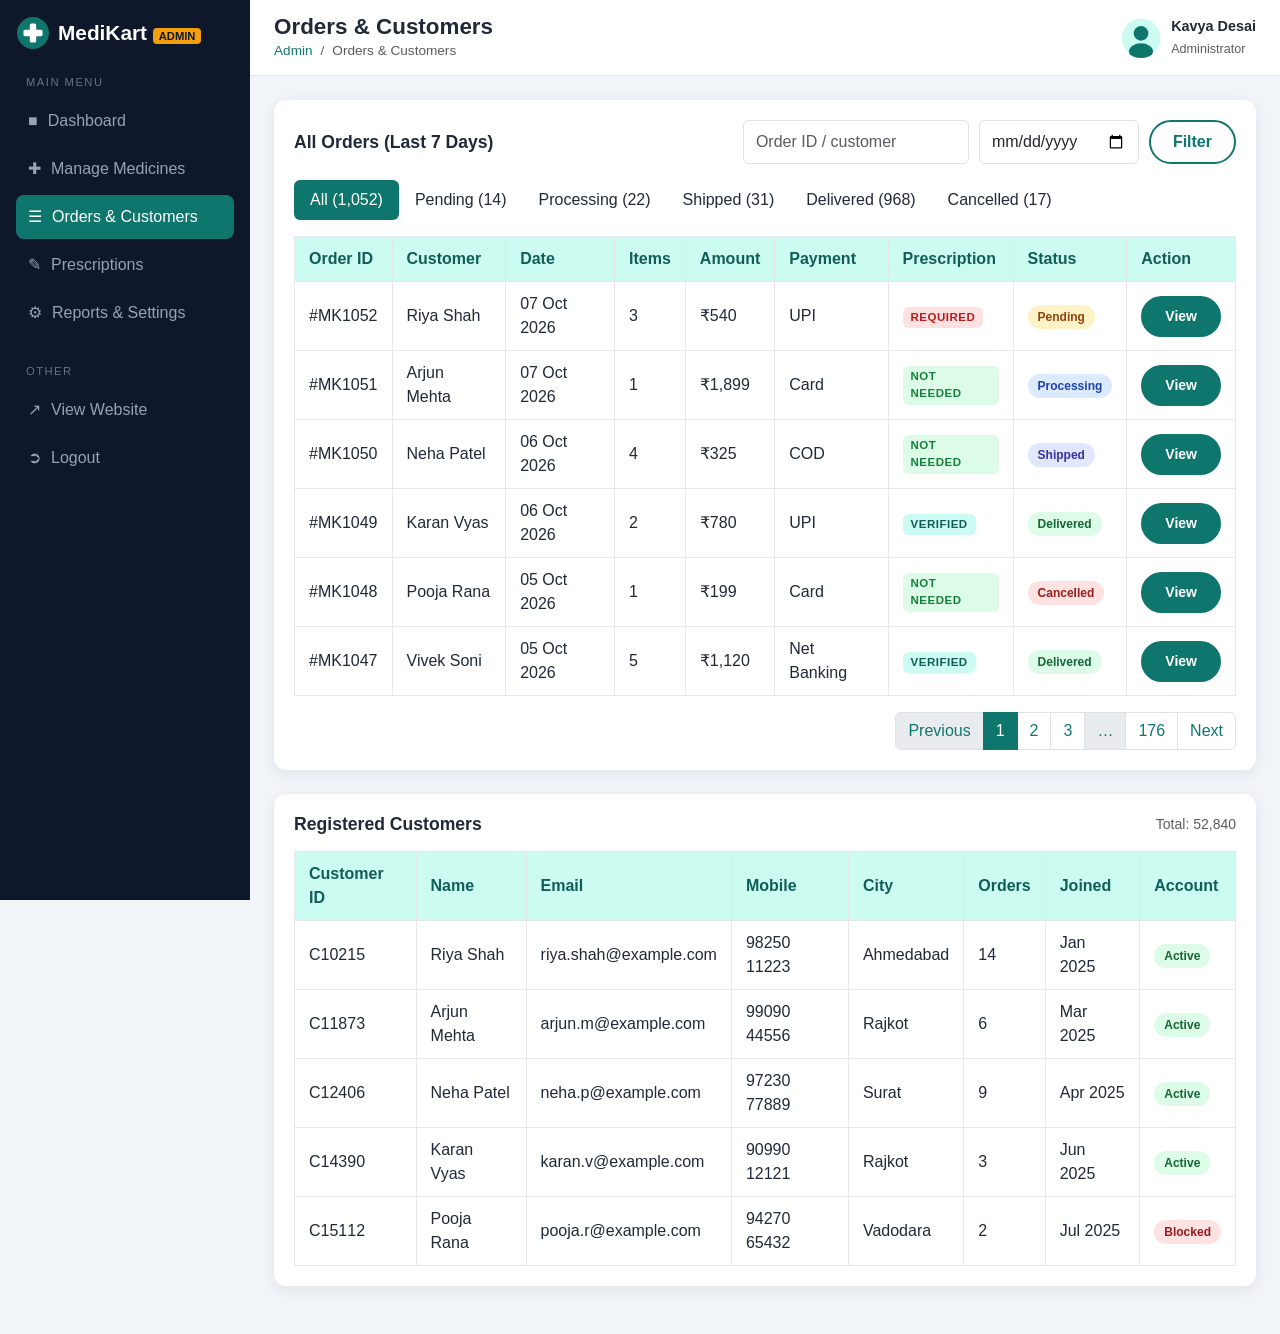
<file: Admin/manage-orders.html>
<!DOCTYPE html>
<!--
    MediKart - Online Pharmacy (College Term Work, Web Technology 01CE1306)
    Page    : Admin/manage-orders.html  (ADMIN 3 - Manage orders and customers)
    Uses    : Bootstrap nav pills, HTML tables, modal (order details + status update), list group, forms, pagination
    Layout  : Common admin layout = dark sidebar (left) + top bar + content area
-->
<html lang="en">
<head>
    <meta charset="utf-8">
    <meta name="viewport" content="width=device-width, initial-scale=1">
    <title>MediKart Admin | Orders &amp; Customers</title>

    <link href="https://cdn.jsdelivr.net/npm/bootstrap@5.3.3/dist/css/bootstrap.min.css" rel="stylesheet">
    <link href="../css/style.css" rel="stylesheet">
    <link href="../css/admin.css" rel="stylesheet">
    <link rel="icon" href="../images/logo.svg" type="image/svg+xml">
</head>
<body class="admin-body">
<div class="admin-wrapper">

    <!-- ================= SIDEBAR ================= -->
    <aside class="admin-sidebar">
        <div class="sidebar-top">
            <a href="dashboard.html" class="brand">
                <img src="../images/logo.svg" alt="MediKart logo" width="34" height="34">
                <span>MediKart <small>ADMIN</small></span>
            </a>
            <!-- Toggle button: visible below 992px only (see admin.css) -->
            <button class="sidebar-toggle" type="button" data-bs-toggle="collapse" data-bs-target="#adminMenu"
                    aria-controls="adminMenu" aria-expanded="false" aria-label="Toggle admin menu">&#9776;</button>
        </div>

        <nav id="adminMenu" class="collapse">
            <p class="sidebar-label">Main Menu</p>
            <ul class="nav flex-column">
                    <li class="nav-item"><a class="nav-link" href="dashboard.html"><span>&#9632;</span> Dashboard</a></li>
                    <li class="nav-item"><a class="nav-link" href="manage-medicines.html"><span>&#10010;</span> Manage Medicines</a></li>
                    <li class="nav-item"><a class="nav-link active" href="manage-orders.html" aria-current="page"><span>&#9776;</span> Orders &amp; Customers</a></li>
                    <li class="nav-item"><a class="nav-link" href="prescriptions.html"><span>&#9998;</span> Prescriptions</a></li>
                    <li class="nav-item"><a class="nav-link" href="reports.html"><span>&#9881;</span> Reports &amp; Settings</a></li>
            </ul>
            <p class="sidebar-label">Other</p>
            <ul class="nav flex-column">
                <li class="nav-item"><a class="nav-link" href="../Client/index.html" target="_blank"><span>&#8599;</span> View Website</a></li>
                <li class="nav-item"><a class="nav-link logout" href="../Client/account.html"><span>&#10162;</span> Logout</a></li>
            </ul>
        </nav>
    </aside>

    <!-- ================= MAIN AREA ================= -->
    <div class="admin-main">
        <!-- Top bar: page title, breadcrumb and logged-in admin -->
        <header class="admin-topbar">
            <div>
                <h1>Orders &amp; Customers</h1>
                <nav aria-label="breadcrumb">
                    <ol class="breadcrumb">
                        <li class="breadcrumb-item"><a href="dashboard.html">Admin</a></li>
                        <li class="breadcrumb-item active" aria-current="page">Orders &amp; Customers</li>
                    </ol>
                </nav>
            </div>
            <div class="admin-user">
                <img src="../images/avatar.svg" alt="Admin photo">
                <span><strong>Kavya Desai</strong><br><small class="text-muted">Administrator</small></span>
            </div>
        </header>

        <main class="admin-content">
            <!-- ================= ORDERS ================= -->
            <section class="panel">
                <div class="panel-head">
                    <h2>All Orders (Last 7 Days)</h2>
                    <form class="admin-toolbar" action="manage-orders.html" method="get">
                        <label for="orderSearch" class="visually-hidden">Search orders</label>
                        <input type="search" class="form-control" id="orderSearch" name="q" placeholder="Order ID / customer">
                        <label for="orderDate" class="visually-hidden">Order date</label>
                        <input type="date" class="form-control" id="orderDate" name="date">
                        <button type="submit" class="btn btn-outline-brand">Filter</button>
                    </form>
                </div>

                <!-- Status filter (Bootstrap nav pills used as links) -->
                <ul class="nav nav-pills mb-3">
                    <li class="nav-item"><a class="nav-link active" href="manage-orders.html">All (1,052)</a></li>
                    <li class="nav-item"><a class="nav-link" href="manage-orders.html?status=pending">Pending (14)</a></li>
                    <li class="nav-item"><a class="nav-link" href="manage-orders.html?status=processing">Processing (22)</a></li>
                    <li class="nav-item"><a class="nav-link" href="manage-orders.html?status=shipped">Shipped (31)</a></li>
                    <li class="nav-item"><a class="nav-link" href="manage-orders.html?status=delivered">Delivered (968)</a></li>
                    <li class="nav-item"><a class="nav-link" href="manage-orders.html?status=cancelled">Cancelled (17)</a></li>
                </ul>

                <div class="table-wrap">
                    <table class="data-table">
                        <thead>
                            <tr>
                                <th>Order ID</th>
                                <th>Customer</th>
                                <th>Date</th>
                                <th>Items</th>
                                <th>Amount</th>
                                <th>Payment</th>
                                <th>Prescription</th>
                                <th>Status</th>
                                <th>Action</th>
                            </tr>
                        </thead>
                        <tbody>
                            <tr>
                                <td>#MK1052</td><td>Riya Shah</td><td>07 Oct 2026</td><td>3</td><td>&#8377;540</td><td>UPI</td>
                                <td><span class="tag tag-rx">Required</span></td>
                                <td><span class="status status-pending">Pending</span></td>
                                <td><button type="button" class="btn btn-sm btn-brand" data-bs-toggle="modal" data-bs-target="#orderModal">View</button></td>
                            </tr>
                            <tr>
                                <td>#MK1051</td><td>Arjun Mehta</td><td>07 Oct 2026</td><td>1</td><td>&#8377;1,899</td><td>Card</td>
                                <td><span class="tag tag-otc">Not needed</span></td>
                                <td><span class="status status-processing">Processing</span></td>
                                <td><button type="button" class="btn btn-sm btn-brand" data-bs-toggle="modal" data-bs-target="#orderModal">View</button></td>
                            </tr>
                            <tr>
                                <td>#MK1050</td><td>Neha Patel</td><td>06 Oct 2026</td><td>4</td><td>&#8377;325</td><td>COD</td>
                                <td><span class="tag tag-otc">Not needed</span></td>
                                <td><span class="status status-shipped">Shipped</span></td>
                                <td><button type="button" class="btn btn-sm btn-brand" data-bs-toggle="modal" data-bs-target="#orderModal">View</button></td>
                            </tr>
                            <tr>
                                <td>#MK1049</td><td>Karan Vyas</td><td>06 Oct 2026</td><td>2</td><td>&#8377;780</td><td>UPI</td>
                                <td><span class="tag tag-stock">Verified</span></td>
                                <td><span class="status status-delivered">Delivered</span></td>
                                <td><button type="button" class="btn btn-sm btn-brand" data-bs-toggle="modal" data-bs-target="#orderModal">View</button></td>
                            </tr>
                            <tr>
                                <td>#MK1048</td><td>Pooja Rana</td><td>05 Oct 2026</td><td>1</td><td>&#8377;199</td><td>Card</td>
                                <td><span class="tag tag-otc">Not needed</span></td>
                                <td><span class="status status-cancelled">Cancelled</span></td>
                                <td><button type="button" class="btn btn-sm btn-brand" data-bs-toggle="modal" data-bs-target="#orderModal">View</button></td>
                            </tr>
                            <tr>
                                <td>#MK1047</td><td>Vivek Soni</td><td>05 Oct 2026</td><td>5</td><td>&#8377;1,120</td><td>Net Banking</td>
                                <td><span class="tag tag-stock">Verified</span></td>
                                <td><span class="status status-delivered">Delivered</span></td>
                                <td><button type="button" class="btn btn-sm btn-brand" data-bs-toggle="modal" data-bs-target="#orderModal">View</button></td>
                            </tr>
                        </tbody>
                    </table>
                </div>

                <nav aria-label="Order pages" class="mt-3">
                    <ul class="pagination justify-content-end mb-0">
                        <li class="page-item disabled"><a class="page-link" href="#">Previous</a></li>
                        <li class="page-item active"><a class="page-link" href="#">1</a></li>
                        <li class="page-item"><a class="page-link" href="#">2</a></li>
                        <li class="page-item"><a class="page-link" href="#">3</a></li>
                        <li class="page-item disabled"><a class="page-link" href="#">&hellip;</a></li>
                        <li class="page-item"><a class="page-link" href="#">176</a></li>
                        <li class="page-item"><a class="page-link" href="#">Next</a></li>
                    </ul>
                </nav>
            </section>

            <!-- ================= CUSTOMERS ================= -->
            <section class="panel" id="customers">
                <div class="panel-head">
                    <h2>Registered Customers</h2>
                    <span class="text-muted small">Total: 52,840</span>
                </div>
                <div class="table-wrap">
                    <table class="data-table">
                        <thead>
                            <tr>
                                <th>Customer ID</th>
                                <th>Name</th>
                                <th>Email</th>
                                <th>Mobile</th>
                                <th>City</th>
                                <th>Orders</th>
                                <th>Joined</th>
                                <th>Account</th>
                            </tr>
                        </thead>
                        <tbody>
                            <tr><td>C10215</td><td>Riya Shah</td><td>riya.shah@example.com</td><td>98250 11223</td><td>Ahmedabad</td><td>14</td><td>Jan 2025</td><td><span class="status status-delivered">Active</span></td></tr>
                            <tr><td>C11873</td><td>Arjun Mehta</td><td>arjun.m@example.com</td><td>99090 44556</td><td>Rajkot</td><td>6</td><td>Mar 2025</td><td><span class="status status-delivered">Active</span></td></tr>
                            <tr><td>C12406</td><td>Neha Patel</td><td>neha.p@example.com</td><td>97230 77889</td><td>Surat</td><td>9</td><td>Apr 2025</td><td><span class="status status-delivered">Active</span></td></tr>
                            <tr><td>C14390</td><td>Karan Vyas</td><td>karan.v@example.com</td><td>90990 12121</td><td>Rajkot</td><td>3</td><td>Jun 2025</td><td><span class="status status-delivered">Active</span></td></tr>
                            <tr><td>C15112</td><td>Pooja Rana</td><td>pooja.r@example.com</td><td>94270 65432</td><td>Vadodara</td><td>2</td><td>Jul 2025</td><td><span class="status status-cancelled">Blocked</span></td></tr>
                        </tbody>
                    </table>
                </div>
            </section>

            <!-- ================= ORDER DETAILS MODAL ================= -->
            <div class="modal fade" id="orderModal" tabindex="-1" aria-labelledby="orderTitle" aria-hidden="true">
                <div class="modal-dialog modal-lg">
                    <div class="modal-content">
                        <div class="modal-header">
                            <h4 class="modal-title" id="orderTitle">Order #MK1052</h4>
                            <button type="button" class="btn-close" data-bs-dismiss="modal" aria-label="Close"></button>
                        </div>
                        <div class="modal-body">
                            <div class="row">
                                <div class="col-md-6 mb-3">
                                    <h6 class="fw-bold">Customer</h6>
                                    <address class="mb-0">
                                        Riya Shah<br>
                                        B-14, Shanti Nagar, Navrangpura,<br>Ahmedabad - 380009<br>
                                        &#9742; 98250 11223
                                    </address>
                                </div>
                                <div class="col-md-6 mb-3">
                                    <h6 class="fw-bold">Order Info</h6>
                                    <p class="mb-0">Date: 07 Oct 2026, 10:24 AM<br>Payment: UPI (Paid)<br>Prescription: <a href="#">prescription_1052.jpg</a></p>
                                </div>
                            </div>
                            <div class="table-wrap mb-3">
                                <table class="data-table">
                                    <thead>
                                        <tr><th>Medicine</th><th>Qty</th><th>Price</th><th>Total</th></tr>
                                    </thead>
                                    <tbody>
                                        <tr><td>Amoxicillin 500 mg Capsule</td><td>2</td><td>&#8377;120</td><td>&#8377;240</td></tr>
                                        <tr><td>Paracetamol 500 mg Tablet</td><td>5</td><td>&#8377;30</td><td>&#8377;150</td></tr>
                                        <tr><td>Hand Sanitizer 500 ml</td><td>1</td><td>&#8377;160</td><td>&#8377;160</td></tr>
                                    </tbody>
                                    <tfoot>
                                        <tr><th colspan="3">Discount</th><th>&ndash; &#8377;10</th></tr>
                                        <tr><th colspan="3">Grand Total</th><th>&#8377;540</th></tr>
                                    </tfoot>
                                </table>
                            </div>

                            <!-- Update status form -->
                            <form class="row align-items-end" action="manage-orders.html" method="post">
                                <div class="col-sm-5 mb-2">
                                    <label for="newStatus" class="form-label fw-bold">Update Status</label>
                                    <select class="form-select" id="newStatus" name="status">
                                        <option selected>Pending</option>
                                        <option>Processing</option>
                                        <option>Shipped</option>
                                        <option>Delivered</option>
                                        <option>Cancelled</option>
                                    </select>
                                </div>
                                <div class="col-sm-7 mb-2">
                                    <div class="form-check">
                                        <input class="form-check-input" type="checkbox" id="rxVerified" name="rx_verified">
                                        <label class="form-check-label" for="rxVerified">Prescription verified by pharmacist</label>
                                    </div>
                                </div>
                                <div class="col-12">
                                    <button type="submit" class="btn btn-brand">Save Changes</button>
                                </div>
                            </form>
                        </div>
                    </div>
                </div>
            </div>
        </main>
    </div>
</div>

<!-- Bootstrap JS bundle (sidebar collapse, modals) -->
<script src="https://cdn.jsdelivr.net/npm/bootstrap@5.3.3/dist/js/bootstrap.bundle.min.js"></script>
</body>
</html>
</file>
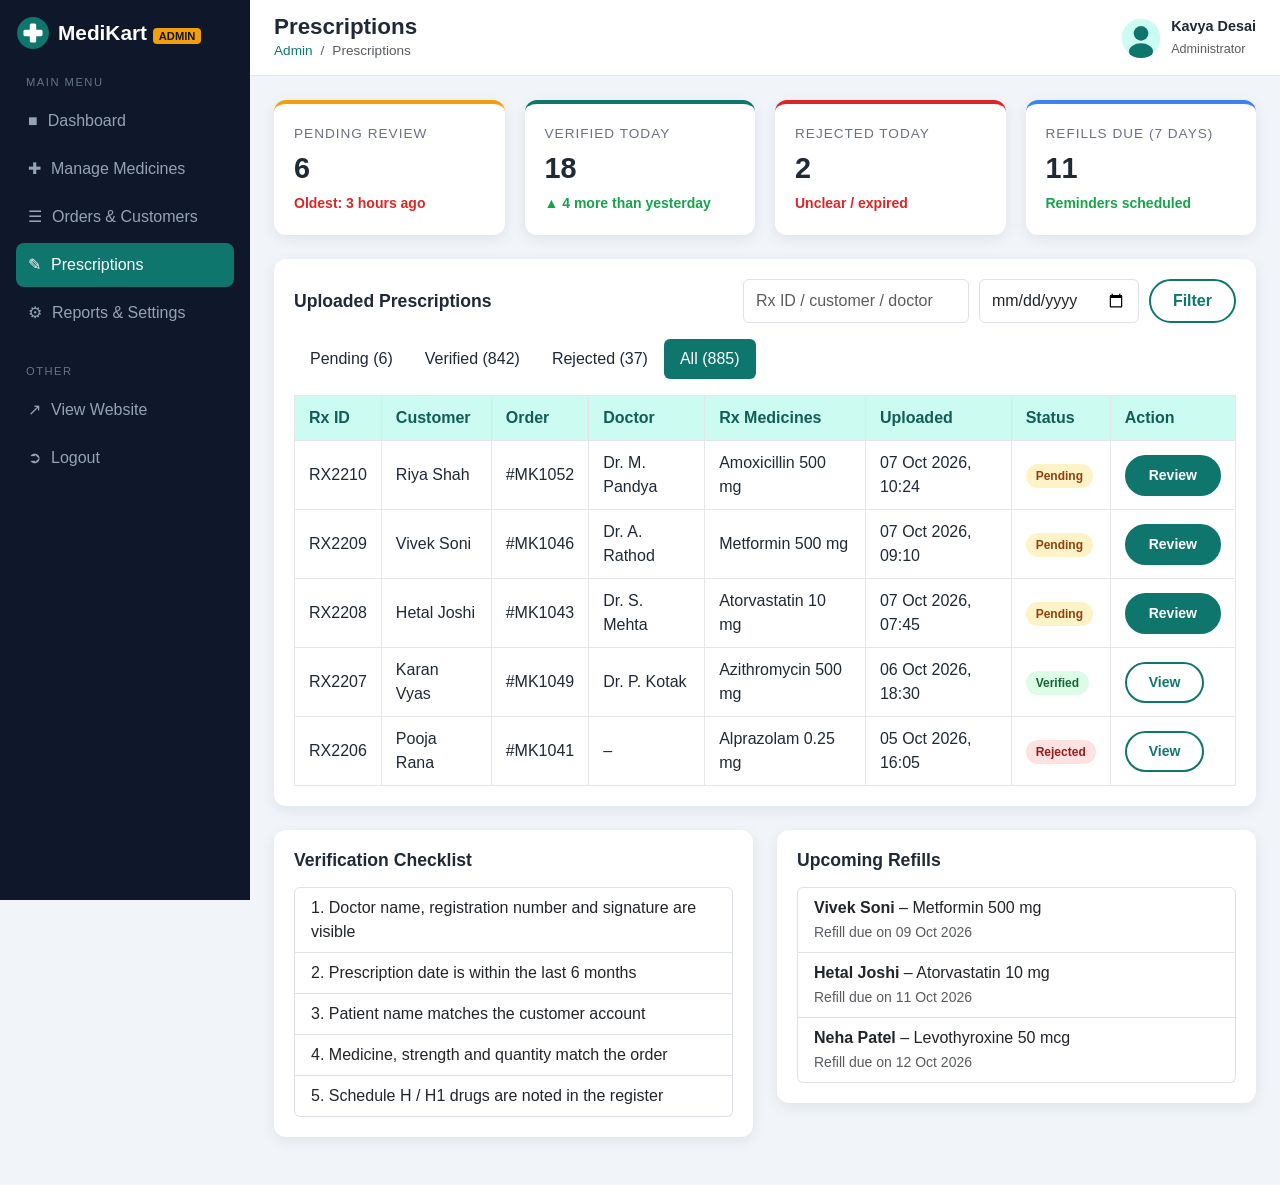
<file: Admin/prescriptions.html>
<!DOCTYPE html>
<!--
    MediKart - Online Pharmacy (College Term Work, Web Technology 01CE1306)
    Page    : Admin/prescriptions.html  (ADMIN 4 - Verify uploaded prescriptions)
    Uses    : CSS grid stat cards, Bootstrap nav pills, HTML table, numbered list group, modal (review + decision form), HTML5 validation
    Layout  : Common admin layout = dark sidebar (left) + top bar + content area
-->
<html lang="en">
<head>
    <meta charset="utf-8">
    <meta name="viewport" content="width=device-width, initial-scale=1">
    <title>MediKart Admin | Prescriptions</title>

    <link href="https://cdn.jsdelivr.net/npm/bootstrap@5.3.3/dist/css/bootstrap.min.css" rel="stylesheet">
    <link href="../css/style.css" rel="stylesheet">
    <link href="../css/admin.css" rel="stylesheet">
    <link rel="icon" href="../images/logo.svg" type="image/svg+xml">
</head>
<body class="admin-body">
<div class="admin-wrapper">

    <!-- ================= SIDEBAR ================= -->
    <aside class="admin-sidebar">
        <div class="sidebar-top">
            <a href="dashboard.html" class="brand">
                <img src="../images/logo.svg" alt="MediKart logo" width="34" height="34">
                <span>MediKart <small>ADMIN</small></span>
            </a>
            <!-- Toggle button: visible below 992px only (see admin.css) -->
            <button class="sidebar-toggle" type="button" data-bs-toggle="collapse" data-bs-target="#adminMenu"
                    aria-controls="adminMenu" aria-expanded="false" aria-label="Toggle admin menu">&#9776;</button>
        </div>

        <nav id="adminMenu" class="collapse">
            <p class="sidebar-label">Main Menu</p>
            <ul class="nav flex-column">
                    <li class="nav-item"><a class="nav-link" href="dashboard.html"><span>&#9632;</span> Dashboard</a></li>
                    <li class="nav-item"><a class="nav-link" href="manage-medicines.html"><span>&#10010;</span> Manage Medicines</a></li>
                    <li class="nav-item"><a class="nav-link" href="manage-orders.html"><span>&#9776;</span> Orders &amp; Customers</a></li>
                    <li class="nav-item"><a class="nav-link active" href="prescriptions.html" aria-current="page"><span>&#9998;</span> Prescriptions</a></li>
                    <li class="nav-item"><a class="nav-link" href="reports.html"><span>&#9881;</span> Reports &amp; Settings</a></li>
            </ul>
            <p class="sidebar-label">Other</p>
            <ul class="nav flex-column">
                <li class="nav-item"><a class="nav-link" href="../Client/index.html" target="_blank"><span>&#8599;</span> View Website</a></li>
                <li class="nav-item"><a class="nav-link logout" href="../Client/account.html"><span>&#10162;</span> Logout</a></li>
            </ul>
        </nav>
    </aside>

    <!-- ================= MAIN AREA ================= -->
    <div class="admin-main">
        <!-- Top bar: page title, breadcrumb and logged-in admin -->
        <header class="admin-topbar">
            <div>
                <h1>Prescriptions</h1>
                <nav aria-label="breadcrumb">
                    <ol class="breadcrumb">
                        <li class="breadcrumb-item"><a href="dashboard.html">Admin</a></li>
                        <li class="breadcrumb-item active" aria-current="page">Prescriptions</li>
                    </ol>
                </nav>
            </div>
            <div class="admin-user">
                <img src="../images/avatar.svg" alt="Admin photo">
                <span><strong>Kavya Desai</strong><br><small class="text-muted">Administrator</small></span>
            </div>
        </header>

        <main class="admin-content">
            <!-- ================= SUMMARY CARDS ================= -->
            <section class="stat-cards">
                <article class="stat-card orange">
                    <p>Pending Review</p>
                    <h3>6</h3>
                    <small class="down">Oldest: 3 hours ago</small>
                </article>
                <article class="stat-card">
                    <p>Verified Today</p>
                    <h3>18</h3>
                    <small class="up">&#9650; 4 more than yesterday</small>
                </article>
                <article class="stat-card red">
                    <p>Rejected Today</p>
                    <h3>2</h3>
                    <small class="down">Unclear / expired</small>
                </article>
                <article class="stat-card blue">
                    <p>Refills Due (7 days)</p>
                    <h3>11</h3>
                    <small class="up">Reminders scheduled</small>
                </article>
            </section>

            <!-- ================= PRESCRIPTIONS TABLE ================= -->
            <section class="panel">
                <div class="panel-head">
                    <h2>Uploaded Prescriptions</h2>
                    <form class="admin-toolbar" action="prescriptions.html" method="get">
                        <label for="rxSearch" class="visually-hidden">Search prescriptions</label>
                        <input type="search" class="form-control" id="rxSearch" name="q" placeholder="Rx ID / customer / doctor">
                        <label for="rxDate" class="visually-hidden">Upload date</label>
                        <input type="date" class="form-control" id="rxDate" name="date">
                        <button type="submit" class="btn btn-outline-brand">Filter</button>
                    </form>
                </div>

                <!-- Status filter (Bootstrap nav pills used as links) -->
                <ul class="nav nav-pills mb-3">
                    <li class="nav-item"><a class="nav-link" href="prescriptions.html?status=pending">Pending (6)</a></li>
                    <li class="nav-item"><a class="nav-link" href="prescriptions.html?status=verified">Verified (842)</a></li>
                    <li class="nav-item"><a class="nav-link" href="prescriptions.html?status=rejected">Rejected (37)</a></li>
                    <li class="nav-item"><a class="nav-link active" href="prescriptions.html">All (885)</a></li>
                </ul>

                <div class="table-wrap">
                    <table class="data-table">
                        <thead>
                            <tr>
                                <th>Rx ID</th>
                                <th>Customer</th>
                                <th>Order</th>
                                <th>Doctor</th>
                                <th>Rx Medicines</th>
                                <th>Uploaded</th>
                                <th>Status</th>
                                <th>Action</th>
                            </tr>
                        </thead>
                        <tbody>
                            <tr>
                                <td>RX2210</td><td>Riya Shah</td><td>#MK1052</td><td>Dr. M. Pandya</td>
                                <td>Amoxicillin 500 mg</td><td>07 Oct 2026, 10:24</td>
                                <td><span class="status status-pending">Pending</span></td>
                                <td><button type="button" class="btn btn-sm btn-brand" data-bs-toggle="modal" data-bs-target="#reviewModal">Review</button></td>
                            </tr>
                            <tr>
                                <td>RX2209</td><td>Vivek Soni</td><td>#MK1046</td><td>Dr. A. Rathod</td>
                                <td>Metformin 500 mg</td><td>07 Oct 2026, 09:10</td>
                                <td><span class="status status-pending">Pending</span></td>
                                <td><button type="button" class="btn btn-sm btn-brand" data-bs-toggle="modal" data-bs-target="#reviewModal">Review</button></td>
                            </tr>
                            <tr>
                                <td>RX2208</td><td>Hetal Joshi</td><td>#MK1043</td><td>Dr. S. Mehta</td>
                                <td>Atorvastatin 10 mg</td><td>07 Oct 2026, 07:45</td>
                                <td><span class="status status-pending">Pending</span></td>
                                <td><button type="button" class="btn btn-sm btn-brand" data-bs-toggle="modal" data-bs-target="#reviewModal">Review</button></td>
                            </tr>
                            <tr>
                                <td>RX2207</td><td>Karan Vyas</td><td>#MK1049</td><td>Dr. P. Kotak</td>
                                <td>Azithromycin 500 mg</td><td>06 Oct 2026, 18:30</td>
                                <td><span class="status status-delivered">Verified</span></td>
                                <td><button type="button" class="btn btn-sm btn-outline-brand" data-bs-toggle="modal" data-bs-target="#reviewModal">View</button></td>
                            </tr>
                            <tr>
                                <td>RX2206</td><td>Pooja Rana</td><td>#MK1041</td><td>&ndash;</td>
                                <td>Alprazolam 0.25 mg</td><td>05 Oct 2026, 16:05</td>
                                <td><span class="status status-cancelled">Rejected</span></td>
                                <td><button type="button" class="btn btn-sm btn-outline-brand" data-bs-toggle="modal" data-bs-target="#reviewModal">View</button></td>
                            </tr>
                        </tbody>
                    </table>
                </div>
            </section>

            <div class="row">
                <!-- ================= VERIFICATION CHECKLIST ================= -->
                <div class="col-lg-6">
                    <section class="panel">
                        <div class="panel-head">
                            <h2>Verification Checklist</h2>
                        </div>
                        <ol class="list-group list-group-numbered">
                            <li class="list-group-item">Doctor name, registration number and signature are visible</li>
                            <li class="list-group-item">Prescription date is within the last 6 months</li>
                            <li class="list-group-item">Patient name matches the customer account</li>
                            <li class="list-group-item">Medicine, strength and quantity match the order</li>
                            <li class="list-group-item">Schedule H / H1 drugs are noted in the register</li>
                        </ol>
                    </section>
                </div>

                <!-- ================= REFILL REMINDERS ================= -->
                <div class="col-lg-6">
                    <section class="panel">
                        <div class="panel-head">
                            <h2>Upcoming Refills</h2>
                        </div>
                        <div class="list-group">
                            <a href="manage-orders.html" class="list-group-item list-group-item-action">
                                <strong>Vivek Soni</strong> &ndash; Metformin 500 mg<br><small class="text-muted">Refill due on 09 Oct 2026</small>
                            </a>
                            <a href="manage-orders.html" class="list-group-item list-group-item-action">
                                <strong>Hetal Joshi</strong> &ndash; Atorvastatin 10 mg<br><small class="text-muted">Refill due on 11 Oct 2026</small>
                            </a>
                            <a href="manage-orders.html" class="list-group-item list-group-item-action">
                                <strong>Neha Patel</strong> &ndash; Levothyroxine 50 mcg<br><small class="text-muted">Refill due on 12 Oct 2026</small>
                            </a>
                        </div>
                    </section>
                </div>
            </div>

            <!-- ================= REVIEW PRESCRIPTION MODAL ================= -->
            <div class="modal fade" id="reviewModal" tabindex="-1" aria-labelledby="reviewTitle" aria-hidden="true">
                <div class="modal-dialog modal-lg">
                    <div class="modal-content">
                        <div class="modal-header">
                            <h4 class="modal-title" id="reviewTitle">Review Prescription &ndash; RX2210</h4>
                            <button type="button" class="btn-close" data-bs-dismiss="modal" aria-label="Close"></button>
                        </div>
                        <div class="modal-body">
                            <div class="row">
                                <!-- Uploaded prescription image -->
                                <div class="col-md-5 mb-3">
                                    <figure class="mb-0">
                                        <img src="../images/prescription.svg" alt="Uploaded prescription of Riya Shah" class="rx-image">
                                        <figcaption class="small text-muted mt-1">prescription_1052.jpg &bull; uploaded 07 Oct 2026</figcaption>
                                    </figure>
                                </div>

                                <!-- Details + decision form -->
                                <div class="col-md-7">
                                    <ul class="list-group mb-3">
                                        <li class="list-group-item"><strong>Customer:</strong> Riya Shah (C10215)</li>
                                        <li class="list-group-item"><strong>Order:</strong> #MK1052 &ndash; &#8377;540</li>
                                        <li class="list-group-item"><strong>Doctor:</strong> Dr. M. Pandya, Reg. No. G-24518</li>
                                        <li class="list-group-item"><strong>Rx medicine:</strong> Amoxicillin 500 mg &times; 2 strips</li>
                                    </ul>

                                    <form action="prescriptions.html" method="post">
                                        <span class="form-label d-block required">Decision</span>
                                        <div class="form-check form-check-inline mb-3">
                                            <input type="radio" class="form-check-input" id="rxApprove" name="decision" value="approve" required>
                                            <label class="form-check-label" for="rxApprove">Approve</label>
                                        </div>
                                        <div class="form-check form-check-inline mb-3">
                                            <input type="radio" class="form-check-input" id="rxReject" name="decision" value="reject">
                                            <label class="form-check-label" for="rxReject">Reject</label>
                                        </div>
                                        <div class="mb-3">
                                            <label for="rxPharmacist" class="form-label required">Verified By</label>
                                            <select class="form-select" id="rxPharmacist" name="pharmacist" required>
                                                <option value="">-- Select pharmacist --</option>
                                                <option>Dr. Kavya Desai</option>
                                                <option>Rahul Joshi</option>
                                                <option>Sneha Trivedi</option>
                                            </select>
                                        </div>
                                        <div class="mb-3">
                                            <label for="rxRemarks" class="form-label">Remarks (sent to customer)</label>
                                            <textarea class="form-control" id="rxRemarks" name="remarks" rows="3"
                                                      placeholder="e.g. Prescription is clear and valid."></textarea>
                                        </div>
                                        <div class="form-check mb-3">
                                            <input class="form-check-input" type="checkbox" id="rxRefill" name="refill_reminder">
                                            <label class="form-check-label" for="rxRefill">Set refill reminder for this customer</label>
                                        </div>
                                        <button type="button" class="btn btn-outline-brand" data-bs-dismiss="modal">Cancel</button>
                                        <button type="submit" class="btn btn-brand">Save Decision</button>
                                    </form>
                                </div>
                            </div>
                        </div>
                    </div>
                </div>
            </div>
        </main>
    </div>
</div>

<!-- Bootstrap JS bundle (sidebar collapse, modals) -->
<script src="https://cdn.jsdelivr.net/npm/bootstrap@5.3.3/dist/js/bootstrap.bundle.min.js"></script>
</body>
</html>
</file>
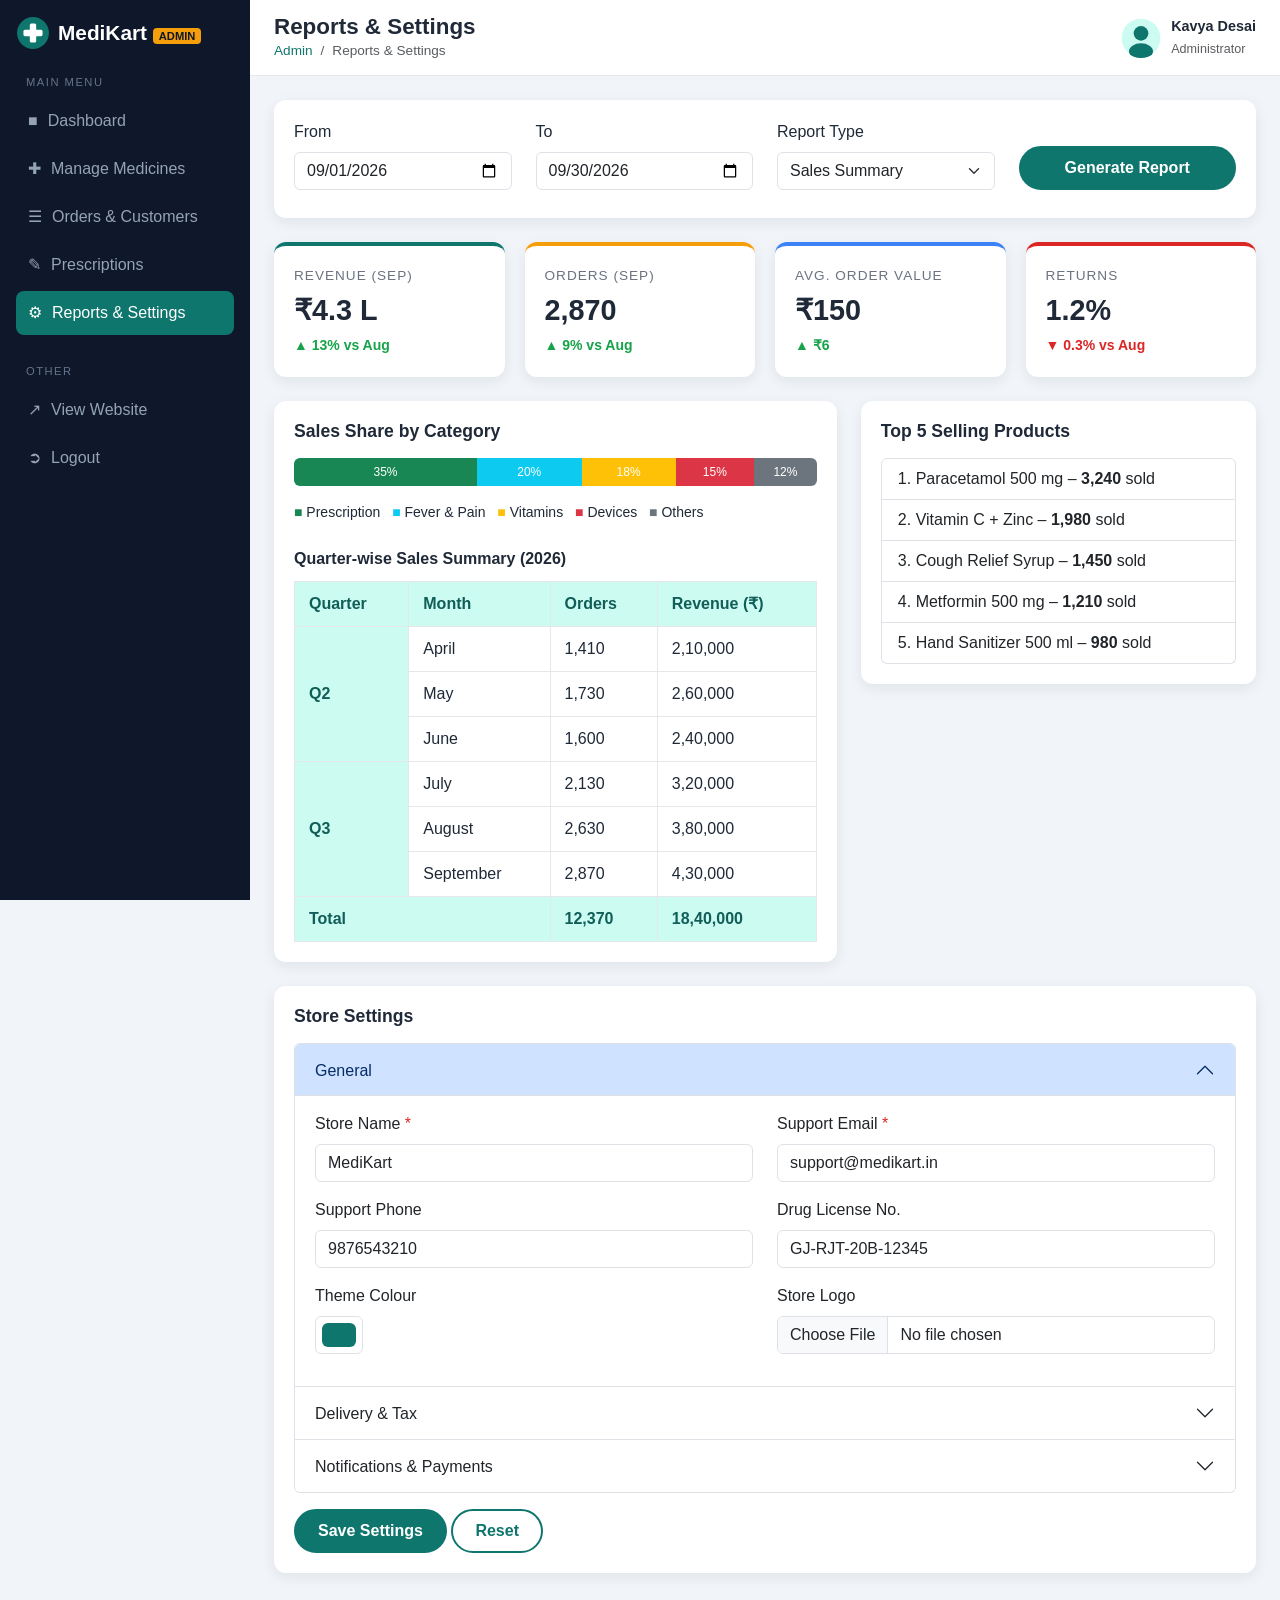
<file: Admin/reports.html>
<!DOCTYPE html>
<!--
    MediKart - Online Pharmacy (College Term Work, Web Technology 01CE1306)
    Page    : Admin/reports.html  (ADMIN 5 - Reports and store settings)
    Uses    : Forms (date, select, color, range, checkbox, number), stacked progress bars, numbered list group, HTML table with rowspan, accordion, CSS grid stat cards
    Layout  : Common admin layout = dark sidebar (left) + top bar + content area
-->
<html lang="en">
<head>
    <meta charset="utf-8">
    <meta name="viewport" content="width=device-width, initial-scale=1">
    <title>MediKart Admin | Reports &amp; Settings</title>

    <link href="https://cdn.jsdelivr.net/npm/bootstrap@5.3.3/dist/css/bootstrap.min.css" rel="stylesheet">
    <link href="../css/style.css" rel="stylesheet">
    <link href="../css/admin.css" rel="stylesheet">
    <link rel="icon" href="../images/logo.svg" type="image/svg+xml">
</head>
<body class="admin-body">
<div class="admin-wrapper">

    <!-- ================= SIDEBAR ================= -->
    <aside class="admin-sidebar">
        <div class="sidebar-top">
            <a href="dashboard.html" class="brand">
                <img src="../images/logo.svg" alt="MediKart logo" width="34" height="34">
                <span>MediKart <small>ADMIN</small></span>
            </a>
            <!-- Toggle button: visible below 992px only (see admin.css) -->
            <button class="sidebar-toggle" type="button" data-bs-toggle="collapse" data-bs-target="#adminMenu"
                    aria-controls="adminMenu" aria-expanded="false" aria-label="Toggle admin menu">&#9776;</button>
        </div>

        <nav id="adminMenu" class="collapse">
            <p class="sidebar-label">Main Menu</p>
            <ul class="nav flex-column">
                    <li class="nav-item"><a class="nav-link" href="dashboard.html"><span>&#9632;</span> Dashboard</a></li>
                    <li class="nav-item"><a class="nav-link" href="manage-medicines.html"><span>&#10010;</span> Manage Medicines</a></li>
                    <li class="nav-item"><a class="nav-link" href="manage-orders.html"><span>&#9776;</span> Orders &amp; Customers</a></li>
                    <li class="nav-item"><a class="nav-link" href="prescriptions.html"><span>&#9998;</span> Prescriptions</a></li>
                    <li class="nav-item"><a class="nav-link active" href="reports.html" aria-current="page"><span>&#9881;</span> Reports &amp; Settings</a></li>
            </ul>
            <p class="sidebar-label">Other</p>
            <ul class="nav flex-column">
                <li class="nav-item"><a class="nav-link" href="../Client/index.html" target="_blank"><span>&#8599;</span> View Website</a></li>
                <li class="nav-item"><a class="nav-link logout" href="../Client/account.html"><span>&#10162;</span> Logout</a></li>
            </ul>
        </nav>
    </aside>

    <!-- ================= MAIN AREA ================= -->
    <div class="admin-main">
        <!-- Top bar: page title, breadcrumb and logged-in admin -->
        <header class="admin-topbar">
            <div>
                <h1>Reports &amp; Settings</h1>
                <nav aria-label="breadcrumb">
                    <ol class="breadcrumb">
                        <li class="breadcrumb-item"><a href="dashboard.html">Admin</a></li>
                        <li class="breadcrumb-item active" aria-current="page">Reports &amp; Settings</li>
                    </ol>
                </nav>
            </div>
            <div class="admin-user">
                <img src="../images/avatar.svg" alt="Admin photo">
                <span><strong>Kavya Desai</strong><br><small class="text-muted">Administrator</small></span>
            </div>
        </header>

        <main class="admin-content">
            <!-- ================= REPORT FILTER ================= -->
            <section class="panel">
                <form class="row align-items-end" action="reports.html" method="get">
                    <div class="col-sm-6 col-lg-3 mb-2">
                        <label for="fromDate" class="form-label">From</label>
                        <input type="date" class="form-control" id="fromDate" name="from" value="2026-09-01">
                    </div>
                    <div class="col-sm-6 col-lg-3 mb-2">
                        <label for="toDate" class="form-label">To</label>
                        <input type="date" class="form-control" id="toDate" name="to" value="2026-09-30">
                    </div>
                    <div class="col-sm-6 col-lg-3 mb-2">
                        <label for="reportType" class="form-label">Report Type</label>
                        <select class="form-select" id="reportType" name="type">
                            <option>Sales Summary</option>
                            <option>Category-wise Sales</option>
                            <option>Stock Report</option>
                            <option>Customer Report</option>
                        </select>
                    </div>
                    <div class="col-sm-6 col-lg-3 mb-2">
                        <button type="submit" class="btn btn-brand w-100">Generate Report</button>
                    </div>
                </form>
            </section>

            <!-- ================= SUMMARY CARDS ================= -->
            <section class="stat-cards">
                <article class="stat-card"><p>Revenue (Sep)</p><h3>&#8377;4.3 L</h3><small class="up">&#9650; 13% vs Aug</small></article>
                <article class="stat-card orange"><p>Orders (Sep)</p><h3>2,870</h3><small class="up">&#9650; 9% vs Aug</small></article>
                <article class="stat-card blue"><p>Avg. Order Value</p><h3>&#8377;150</h3><small class="up">&#9650; &#8377;6</small></article>
                <article class="stat-card red"><p>Returns</p><h3>1.2%</h3><small class="down">&#9660; 0.3% vs Aug</small></article>
            </section>

            <div class="row">
                <!-- ================= CATEGORY SHARE (stacked progress) ================= -->
                <div class="col-lg-7">
                    <section class="panel">
                        <div class="panel-head">
                            <h2>Sales Share by Category</h2>
                        </div>
                        <div class="progress mb-3" style="height:28px">
                            <div class="progress-bar bg-success" style="width:35%">35%</div>
                            <div class="progress-bar bg-info" style="width:20%">20%</div>
                            <div class="progress-bar bg-warning" style="width:18%">18%</div>
                            <div class="progress-bar bg-danger" style="width:15%">15%</div>
                            <div class="progress-bar bg-secondary" style="width:12%">12%</div>
                        </div>
                        <ul class="list-inline small">
                            <li class="list-inline-item"><span class="text-success">&#9632;</span> Prescription</li>
                            <li class="list-inline-item"><span class="text-info">&#9632;</span> Fever &amp; Pain</li>
                            <li class="list-inline-item"><span class="text-warning">&#9632;</span> Vitamins</li>
                            <li class="list-inline-item"><span class="text-danger">&#9632;</span> Devices</li>
                            <li class="list-inline-item"><span class="text-secondary">&#9632;</span> Others</li>
                        </ul>

                        <!-- Sales summary table with rowspan -->
                        <div class="table-wrap">
                            <table class="data-table">
                                <caption>Quarter-wise Sales Summary (2026)</caption>
                                <thead>
                                    <tr><th>Quarter</th><th>Month</th><th>Orders</th><th>Revenue (&#8377;)</th></tr>
                                </thead>
                                <tbody>
                                    <tr><th rowspan="3">Q2</th><td>April</td><td>1,410</td><td>2,10,000</td></tr>
                                    <tr><td>May</td><td>1,730</td><td>2,60,000</td></tr>
                                    <tr><td>June</td><td>1,600</td><td>2,40,000</td></tr>
                                    <tr><th rowspan="3">Q3</th><td>July</td><td>2,130</td><td>3,20,000</td></tr>
                                    <tr><td>August</td><td>2,630</td><td>3,80,000</td></tr>
                                    <tr><td>September</td><td>2,870</td><td>4,30,000</td></tr>
                                </tbody>
                                <tfoot>
                                    <tr><th colspan="2">Total</th><th>12,370</th><th>18,40,000</th></tr>
                                </tfoot>
                            </table>
                        </div>
                    </section>
                </div>

                <!-- ================= TOP SELLING (numbered list group) ================= -->
                <div class="col-lg-5">
                    <section class="panel">
                        <div class="panel-head">
                            <h2>Top 5 Selling Products</h2>
                        </div>
                        <ol class="list-group list-group-numbered">
                            <li class="list-group-item">Paracetamol 500 mg &ndash; <strong>3,240</strong> sold</li>
                            <li class="list-group-item">Vitamin C + Zinc &ndash; <strong>1,980</strong> sold</li>
                            <li class="list-group-item">Cough Relief Syrup &ndash; <strong>1,450</strong> sold</li>
                            <li class="list-group-item">Metformin 500 mg &ndash; <strong>1,210</strong> sold</li>
                            <li class="list-group-item">Hand Sanitizer 500 ml &ndash; <strong>980</strong> sold</li>
                        </ol>
                    </section>
                </div>
            </div>

            <!-- ================= STORE SETTINGS (accordion) ================= -->
            <section class="panel" id="settings">
                <div class="panel-head">
                    <h2>Store Settings</h2>
                </div>
                <form action="reports.html" method="post">
                    <div class="accordion mb-3" id="settingsAccordion">
                        <!-- General settings -->
                        <div class="accordion-item">
                            <h3 class="accordion-header">
                                <button class="accordion-button" type="button" data-bs-toggle="collapse" data-bs-target="#setGeneral"
                                        aria-expanded="true" aria-controls="setGeneral">General</button>
                            </h3>
                            <div id="setGeneral" class="accordion-collapse collapse show" data-bs-parent="#settingsAccordion">
                                <div class="accordion-body">
                                    <div class="row">
                                        <div class="col-md-6 mb-3">
                                            <label for="storeName" class="form-label required">Store Name</label>
                                            <input type="text" class="form-control" id="storeName" name="store_name" value="MediKart" required>
                                        </div>
                                        <div class="col-md-6 mb-3">
                                            <label for="storeEmail" class="form-label required">Support Email</label>
                                            <input type="email" class="form-control" id="storeEmail" name="store_email" value="support@medikart.in" required>
                                        </div>
                                        <div class="col-md-6 mb-3">
                                            <label for="storePhone" class="form-label">Support Phone</label>
                                            <input type="tel" class="form-control" id="storePhone" name="store_phone" value="9876543210" pattern="[6-9][0-9]{9}">
                                        </div>
                                        <div class="col-md-6 mb-3">
                                            <label for="licenseNo" class="form-label">Drug License No.</label>
                                            <input type="text" class="form-control" id="licenseNo" name="license_no" value="GJ-RJT-20B-12345" readonly>
                                        </div>
                                        <div class="col-md-6 mb-3">
                                            <label for="themeColor" class="form-label">Theme Colour</label>
                                            <input type="color" class="form-control form-control-color" id="themeColor" name="theme_color" value="#0f766e" title="Choose theme colour">
                                        </div>
                                        <div class="col-md-6 mb-3">
                                            <label for="storeLogo" class="form-label">Store Logo</label>
                                            <input type="file" class="form-control" id="storeLogo" name="logo" accept="image/*">
                                        </div>
                                    </div>
                                </div>
                            </div>
                        </div>
                        <!-- Delivery & tax settings -->
                        <div class="accordion-item">
                            <h3 class="accordion-header">
                                <button class="accordion-button collapsed" type="button" data-bs-toggle="collapse" data-bs-target="#setDelivery"
                                        aria-expanded="false" aria-controls="setDelivery">Delivery &amp; Tax</button>
                            </h3>
                            <div id="setDelivery" class="accordion-collapse collapse" data-bs-parent="#settingsAccordion">
                                <div class="accordion-body">
                                    <div class="row">
                                        <div class="col-md-4 mb-3">
                                            <label for="deliveryCharge" class="form-label">Delivery Charge (&#8377;)</label>
                                            <input type="number" class="form-control" id="deliveryCharge" name="delivery_charge" value="40" min="0">
                                        </div>
                                        <div class="col-md-4 mb-3">
                                            <label for="freeAbove" class="form-label">Free Delivery Above (&#8377;)</label>
                                            <input type="number" class="form-control" id="freeAbove" name="free_above" value="499" min="0">
                                        </div>
                                        <div class="col-md-4 mb-3">
                                            <label for="gst" class="form-label">GST on Medicines (%)</label>
                                            <input type="number" class="form-control" id="gst" name="gst" value="12" min="0" max="28">
                                        </div>
                                        <div class="col-md-6 mb-3">
                                            <label for="lowStock" class="form-label">Low Stock Alert Level (0 &ndash; 100 units)</label>
                                            <input type="range" class="form-range" id="lowStock" name="low_stock" min="0" max="100" value="30">
                                        </div>
                                    </div>
                                </div>
                            </div>
                        </div>
                        <!-- Notification settings -->
                        <div class="accordion-item">
                            <h3 class="accordion-header">
                                <button class="accordion-button collapsed" type="button" data-bs-toggle="collapse" data-bs-target="#setNotify"
                                        aria-expanded="false" aria-controls="setNotify">Notifications &amp; Payments</button>
                            </h3>
                            <div id="setNotify" class="accordion-collapse collapse" data-bs-parent="#settingsAccordion">
                                <div class="accordion-body">
                                    <div class="form-check mb-2">
                                        <input class="form-check-input" type="checkbox" id="notifyOrder" name="notify_order" checked>
                                        <label class="form-check-label" for="notifyOrder">Email me on every new order</label>
                                    </div>
                                    <div class="form-check mb-2">
                                        <input class="form-check-input" type="checkbox" id="notifyStock" name="notify_stock" checked>
                                        <label class="form-check-label" for="notifyStock">Alert when stock is low</label>
                                    </div>
                                    <div class="form-check mb-3">
                                        <input class="form-check-input" type="checkbox" id="allowCod" name="allow_cod" checked>
                                        <label class="form-check-label" for="allowCod">Allow Cash on Delivery</label>
                                    </div>
                                    <label for="payModes" class="form-label">Online Payment Modes (hold Ctrl to select many)</label>
                                    <select class="form-select" id="payModes" name="pay_modes" multiple>
                                        <option selected>UPI</option>
                                        <option selected>Debit / Credit Card</option>
                                        <option>Net Banking</option>
                                        <option>Wallet</option>
                                    </select>
                                </div>
                            </div>
                        </div>
                    </div>
                    <button type="submit" class="btn btn-brand">Save Settings</button>
                    <button type="reset" class="btn btn-outline-brand">Reset</button>
                </form>
            </section>
        </main>
    </div>
</div>

<!-- Bootstrap JS bundle (sidebar collapse, modals) -->
<script src="https://cdn.jsdelivr.net/npm/bootstrap@5.3.3/dist/js/bootstrap.bundle.min.js"></script>
</body>
</html>
</file>
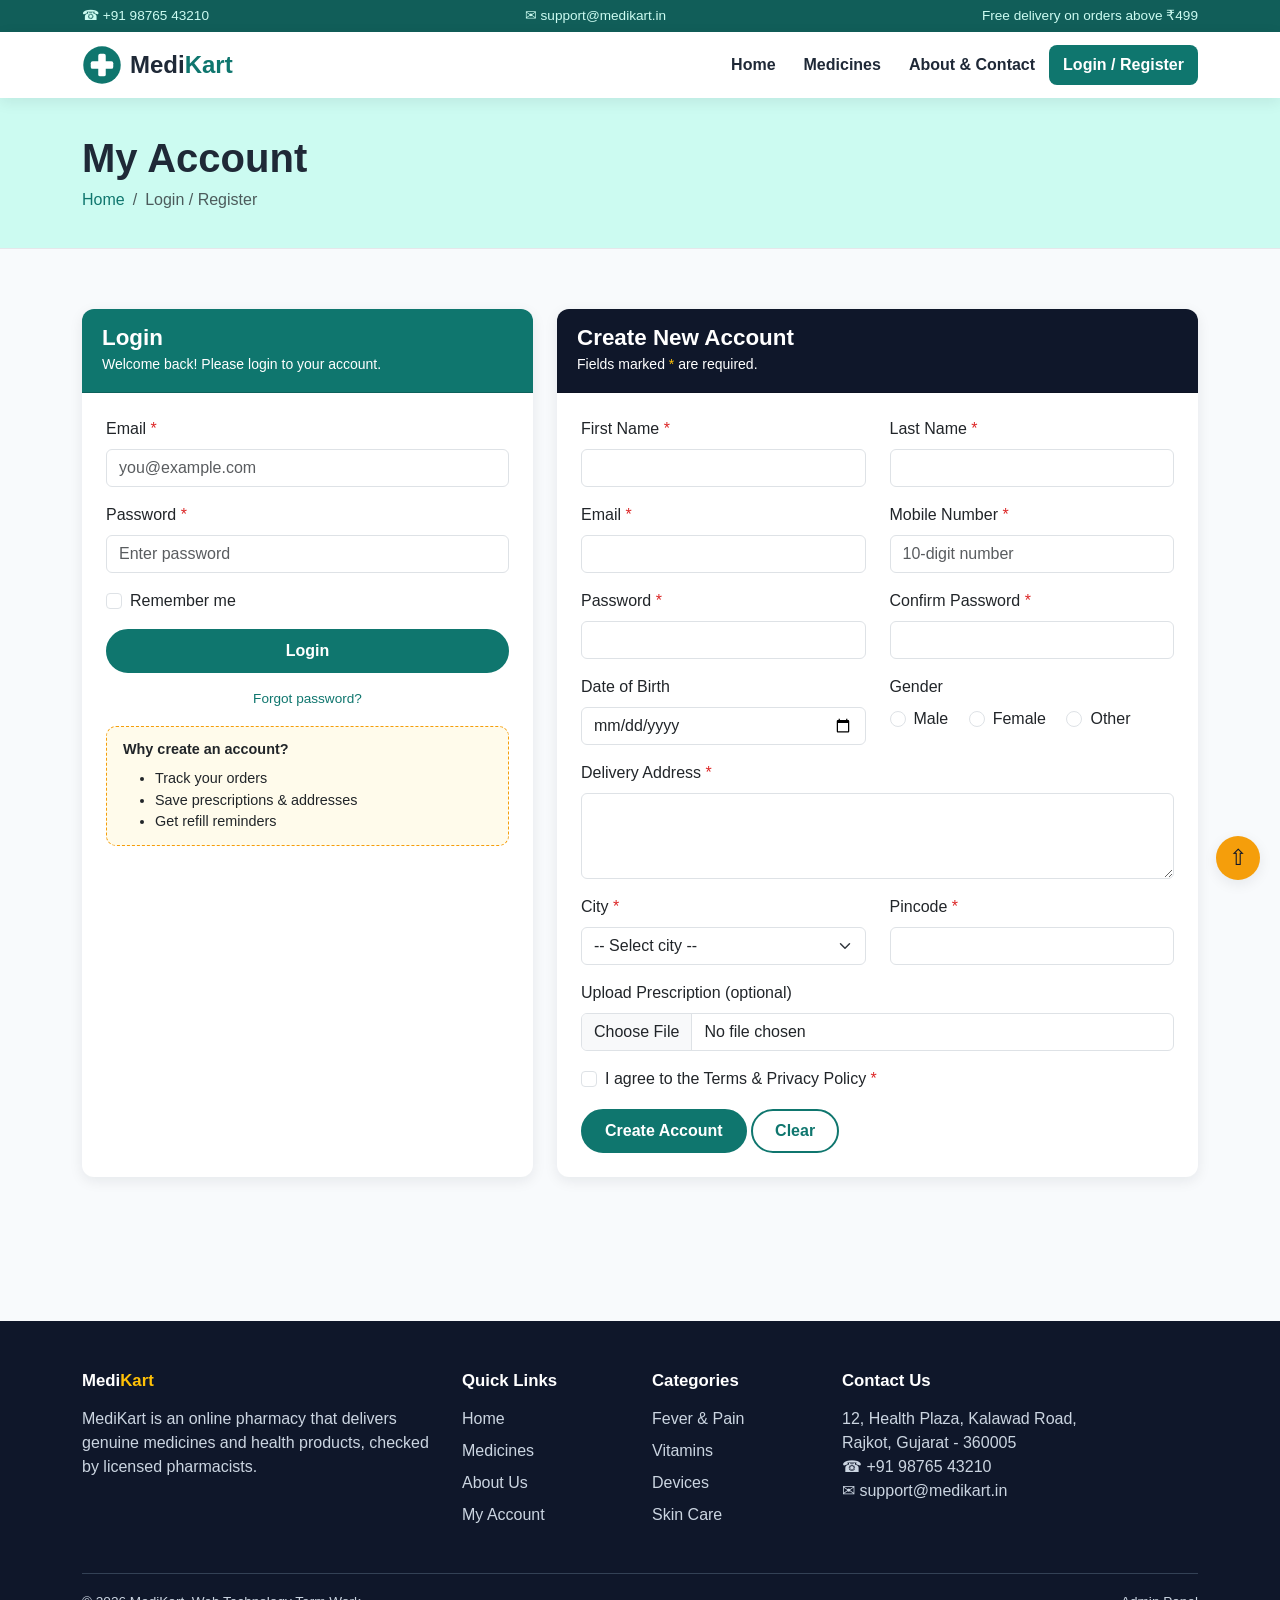
<file: Client/account.html>
<!DOCTYPE html>
<!--
    MediKart - Online Pharmacy (College Term Work, Web Technology 01CE1306)
    Page    : Client/account.html  (CLIENT 4 - Login / Registration page)
    Uses    : Bootstrap grid, cards, form controls, modal; HTML5 form validation (required, type=email, pattern, minlength, min/max)
-->
<html lang="en">
<head>
    <meta charset="utf-8">
    <meta name="viewport" content="width=device-width, initial-scale=1">
    <meta name="description" content="Login or create a MediKart account.">
    <title>MediKart | Login / Register</title>

    <!-- Bootstrap 5 CSS (CDN) -->
    <link href="https://cdn.jsdelivr.net/npm/bootstrap@5.3.3/dist/css/bootstrap.min.css" rel="stylesheet">
    <!-- Our own stylesheet (loaded after Bootstrap so it can override it) -->
    <link href="../css/style.css" rel="stylesheet">
    <link rel="icon" href="../images/logo.svg" type="image/svg+xml">
</head>
<body id="top">

    <!-- ================= TOP INFO BAR ================= -->
    <div class="top-bar">
        <div class="container top-bar-inner">
            <span>&#9742; +91 98765 43210</span>
            <span>&#9993; support@medikart.in</span>
            <span class="top-bar-note">Free delivery on orders above &#8377;499</span>
        </div>
    </div>

    <!-- ================= HEADER / NAVBAR ================= -->
    <header class="site-header">
        <nav class="navbar navbar-expand-lg">
            <div class="container">
                <a class="navbar-brand brand" href="index.html">
                    <img src="../images/logo.svg" alt="MediKart logo" width="40" height="40">
                    <span>Medi<b>Kart</b></span>
                </a>
                <!-- Hamburger button (shown below 992px) -->
                <button class="navbar-toggler" type="button" data-bs-toggle="collapse" data-bs-target="#mainMenu"
                        aria-controls="mainMenu" aria-expanded="false" aria-label="Toggle navigation">
                    <span class="navbar-toggler-icon"></span>
                </button>
                <div class="collapse navbar-collapse" id="mainMenu">
                    <ul class="navbar-nav ms-auto">
                        <li class="nav-item"><a class="nav-link" href="index.html">Home</a></li>
                        <li class="nav-item"><a class="nav-link" href="medicines.html">Medicines</a></li>
                        <li class="nav-item"><a class="nav-link" href="contact.html">About &amp; Contact</a></li>
                        <li class="nav-item"><a class="nav-link nav-btn active" href="account.html">Login / Register</a></li>
                    </ul>
                </div>
            </div>
        </nav>
    </header>

    <main>
        <!-- ================= PAGE BANNER + BREADCRUMB ================= -->
        <section class="page-banner">
            <div class="container">
                <h1>My Account</h1>
                <nav aria-label="breadcrumb">
                    <ol class="breadcrumb">
                        <li class="breadcrumb-item"><a href="index.html">Home</a></li>
                        <li class="breadcrumb-item active" aria-current="page">Login / Register</li>
                    </ol>
                </nav>
            </div>
        </section>

        <section class="section">
            <div class="container">
                <div class="row">

                    <!-- ================= LOGIN FORM ================= -->
                    <div class="col-lg-5 mb-4">
                        <div class="card auth-card">
                            <div class="card-header">
                                <h2>Login</h2>
                                <small>Welcome back! Please login to your account.</small>
                            </div>
                            <div class="card-body p-4">
                                <!-- novalidate: JavaScript (js/validation.js) checks this form instead of the browser -->
                                <form action="account.html" method="post" novalidate onsubmit="return validateLogin()">
                                    <!-- error / success message from JavaScript appears here -->
                                    <div id="loginMessage"></div>
                                    <div class="mb-3">
                                        <label for="loginEmail" class="form-label required">Email</label>
                                        <input type="email" class="form-control" id="loginEmail" name="email"
                                               placeholder="you@example.com" required>
                                    </div>
                                    <div class="mb-3">
                                        <label for="loginPassword" class="form-label required">Password</label>
                                        <input type="password" class="form-control" id="loginPassword" name="password"
                                               placeholder="Enter password" minlength="8" required>
                                    </div>
                                    <!-- One common login for customers and admin. The role is saved with each
                                         account, so in the backend phase the server will open the website
                                         for customers and the admin panel for admin users automatically. -->
                                    <div class="mb-3 form-check">
                                        <input class="form-check-input" type="checkbox" id="remember" name="remember">
                                        <label class="form-check-label" for="remember">Remember me</label>
                                    </div>
                                    <button type="submit" class="btn btn-brand w-100">Login</button>
                                </form>

                                <!-- Forgot password opens a modal -->
                                <p class="divider-text">
                                    <a href="#" data-bs-toggle="modal" data-bs-target="#forgotModal">Forgot password?</a>
                                </p>

                                <div class="info-note">
                                    <strong>Why create an account?</strong>
                                    <ul class="mb-0 mt-2">
                                        <li>Track your orders</li>
                                        <li>Save prescriptions &amp; addresses</li>
                                        <li>Get refill reminders</li>
                                    </ul>
                                </div>
                            </div>
                        </div>
                    </div>

                    <!-- ================= REGISTRATION FORM ================= -->
                    <div class="col-lg-7 mb-4">
                        <div class="card auth-card register">
                            <div class="card-header">
                                <h2>Create New Account</h2>
                                <small>Fields marked <span class="text-warning">*</span> are required.</small>
                            </div>
                            <div class="card-body p-4">
                                <!-- novalidate: JavaScript (js/validation.js) checks this form instead of the browser -->
                                <form action="account.html" method="post" enctype="multipart/form-data" novalidate onsubmit="return validateRegister()">
                                    <!-- error / success message from JavaScript appears here -->
                                    <div id="registerMessage"></div>
                                    <div class="row">
                                        <div class="col-md-6 mb-3">
                                            <label for="firstName" class="form-label required">First Name</label>
                                            <input type="text" class="form-control" id="firstName" name="first_name"
                                                   pattern="[A-Za-z ]{2,30}" title="Only letters, 2 to 30 characters" required>
                                        </div>
                                        <div class="col-md-6 mb-3">
                                            <label for="lastName" class="form-label required">Last Name</label>
                                            <input type="text" class="form-control" id="lastName" name="last_name"
                                                   pattern="[A-Za-z ]{2,30}" title="Only letters, 2 to 30 characters" required>
                                        </div>
                                        <div class="col-md-6 mb-3">
                                            <label for="regEmail" class="form-label required">Email</label>
                                            <input type="email" class="form-control" id="regEmail" name="email" required>
                                        </div>
                                        <div class="col-md-6 mb-3">
                                            <label for="phone" class="form-label required">Mobile Number</label>
                                            <input type="tel" class="form-control" id="phone" name="phone" placeholder="10-digit number"
                                                   pattern="[6-9][0-9]{9}" title="Enter a valid 10-digit Indian mobile number" required>
                                        </div>
                                        <div class="col-md-6 mb-3">
                                            <label for="regPassword" class="form-label required">Password</label>
                                            <input type="password" class="form-control" id="regPassword" name="password"
                                                   minlength="8" title="Minimum 8 characters" required>
                                        </div>
                                        <div class="col-md-6 mb-3">
                                            <label for="confirmPassword" class="form-label required">Confirm Password</label>
                                            <input type="password" class="form-control" id="confirmPassword" name="confirm_password"
                                                   minlength="8" required>
                                        </div>
                                        <div class="col-md-6 mb-3">
                                            <label for="dob" class="form-label">Date of Birth</label>
                                            <input type="date" class="form-control" id="dob" name="dob" min="1920-01-01" max="2010-12-31">
                                        </div>
                                        <div class="col-md-6 mb-3">
                                            <span class="form-label d-block">Gender</span>
                                            <div class="form-check form-check-inline">
                                                <input type="radio" class="form-check-input" id="male" name="gender" value="male">
                                                <label class="form-check-label" for="male">Male</label>
                                            </div>
                                            <div class="form-check form-check-inline">
                                                <input type="radio" class="form-check-input" id="female" name="gender" value="female">
                                                <label class="form-check-label" for="female">Female</label>
                                            </div>
                                            <div class="form-check form-check-inline">
                                                <input type="radio" class="form-check-input" id="other" name="gender" value="other">
                                                <label class="form-check-label" for="other">Other</label>
                                            </div>
                                        </div>
                                        <div class="col-12 mb-3">
                                            <label for="address" class="form-label required">Delivery Address</label>
                                            <textarea class="form-control" id="address" name="address" rows="3" required></textarea>
                                        </div>
                                        <div class="col-md-6 mb-3">
                                            <label for="city" class="form-label required">City</label>
                                            <select class="form-select" id="city" name="city" required>
                                                <option value="">-- Select city --</option>
                                                <option>Rajkot</option>
                                                <option>Ahmedabad</option>
                                                <option>Surat</option>
                                                <option>Vadodara</option>
                                            </select>
                                        </div>
                                        <div class="col-md-6 mb-3">
                                            <label for="regPincode" class="form-label required">Pincode</label>
                                            <input type="text" class="form-control" id="regPincode" name="pincode"
                                                   pattern="[0-9]{6}" title="6-digit pincode" required>
                                        </div>
                                        <div class="col-12 mb-3">
                                            <label for="prescription" class="form-label">Upload Prescription (optional)</label>
                                            <input class="form-control" type="file" id="prescription" name="prescription" accept=".jpg,.png,.pdf">
                                        </div>
                                        <div class="col-12 mb-3">
                                            <div class="form-check">
                                                <input class="form-check-input" type="checkbox" id="terms" name="terms" required>
                                                <label class="form-check-label required" for="terms">I agree to the Terms &amp; Privacy Policy</label>
                                            </div>
                                        </div>
                                    </div>
                                    <button type="submit" class="btn btn-brand">Create Account</button>
                                    <button type="reset" class="btn btn-outline-brand">Clear</button>
                                </form>
                            </div>
                        </div>
                    </div>
                </div>
            </div>
        </section>

        <!-- ================= FORGOT PASSWORD MODAL ================= -->
        <div class="modal fade" id="forgotModal" tabindex="-1" aria-labelledby="forgotTitle" aria-hidden="true">
            <div class="modal-dialog modal-dialog-centered">
                <div class="modal-content">
                    <form action="account.html" method="post">
                        <div class="modal-header">
                            <h4 class="modal-title" id="forgotTitle">Reset Password</h4>
                            <button type="button" class="btn-close" data-bs-dismiss="modal" aria-label="Close"></button>
                        </div>
                        <div class="modal-body">
                            <p>Enter your registered email. We will send you a password reset link.</p>
                            <label for="resetEmail" class="form-label required">Email</label>
                            <input type="email" class="form-control" id="resetEmail" name="reset_email" required>
                        </div>
                        <div class="modal-footer">
                            <button type="button" class="btn btn-outline-brand" data-bs-dismiss="modal">Cancel</button>
                            <button type="submit" class="btn btn-brand">Send Link</button>
                        </div>
                    </form>
                </div>
            </div>
        </div>
    </main>

    <!-- ================= FOOTER ================= -->
    <footer class="site-footer">
        <div class="container">
            <div class="row">
                <div class="col-md-6 col-lg-4 footer-col">
                    <h5>Medi<span class="text-warning">Kart</span></h5>
                    <p>MediKart is an online pharmacy that delivers genuine medicines and health products, checked by licensed pharmacists.</p>
                </div>
                <div class="col-6 col-md-3 col-lg-2 footer-col">
                    <h5>Quick Links</h5>
                    <ul class="list-unstyled">
                        <li><a href="index.html">Home</a></li>
                        <li><a href="medicines.html">Medicines</a></li>
                        <li><a href="contact.html">About Us</a></li>
                        <li><a href="account.html">My Account</a></li>
                    </ul>
                </div>
                <div class="col-6 col-md-3 col-lg-2 footer-col">
                    <h5>Categories</h5>
                    <ul class="list-unstyled">
                        <li><a href="medicines.html">Fever &amp; Pain</a></li>
                        <li><a href="medicines.html">Vitamins</a></li>
                        <li><a href="medicines.html">Devices</a></li>
                        <li><a href="medicines.html">Skin Care</a></li>
                    </ul>
                </div>
                <div class="col-md-6 col-lg-4 footer-col">
                    <h5>Contact Us</h5>
                    <address>
                        12, Health Plaza, Kalawad Road,<br>Rajkot, Gujarat - 360005<br>
                        &#9742; +91 98765 43210<br>
                        &#9993; support@medikart.in
                    </address>
                </div>
            </div>
            <div class="footer-bottom">
                <span>&copy; 2026 MediKart. Web Technology Term Work.</span>
                <a href="../Admin/dashboard.html">Admin Panel</a>
            </div>
        </div>
    </footer>

    <!-- Back to top button -->
    <a href="#top" class="back-to-top" title="Back to top">&#8679;</a>

    <!-- Our JavaScript form validation -->
    <script src="../js/validation.js"></script>
    <!-- Bootstrap JS bundle (needed for navbar toggle, carousel, modal, collapse) -->
    <script src="https://cdn.jsdelivr.net/npm/bootstrap@5.3.3/dist/js/bootstrap.bundle.min.js"></script>
</body>
</html>
</file>
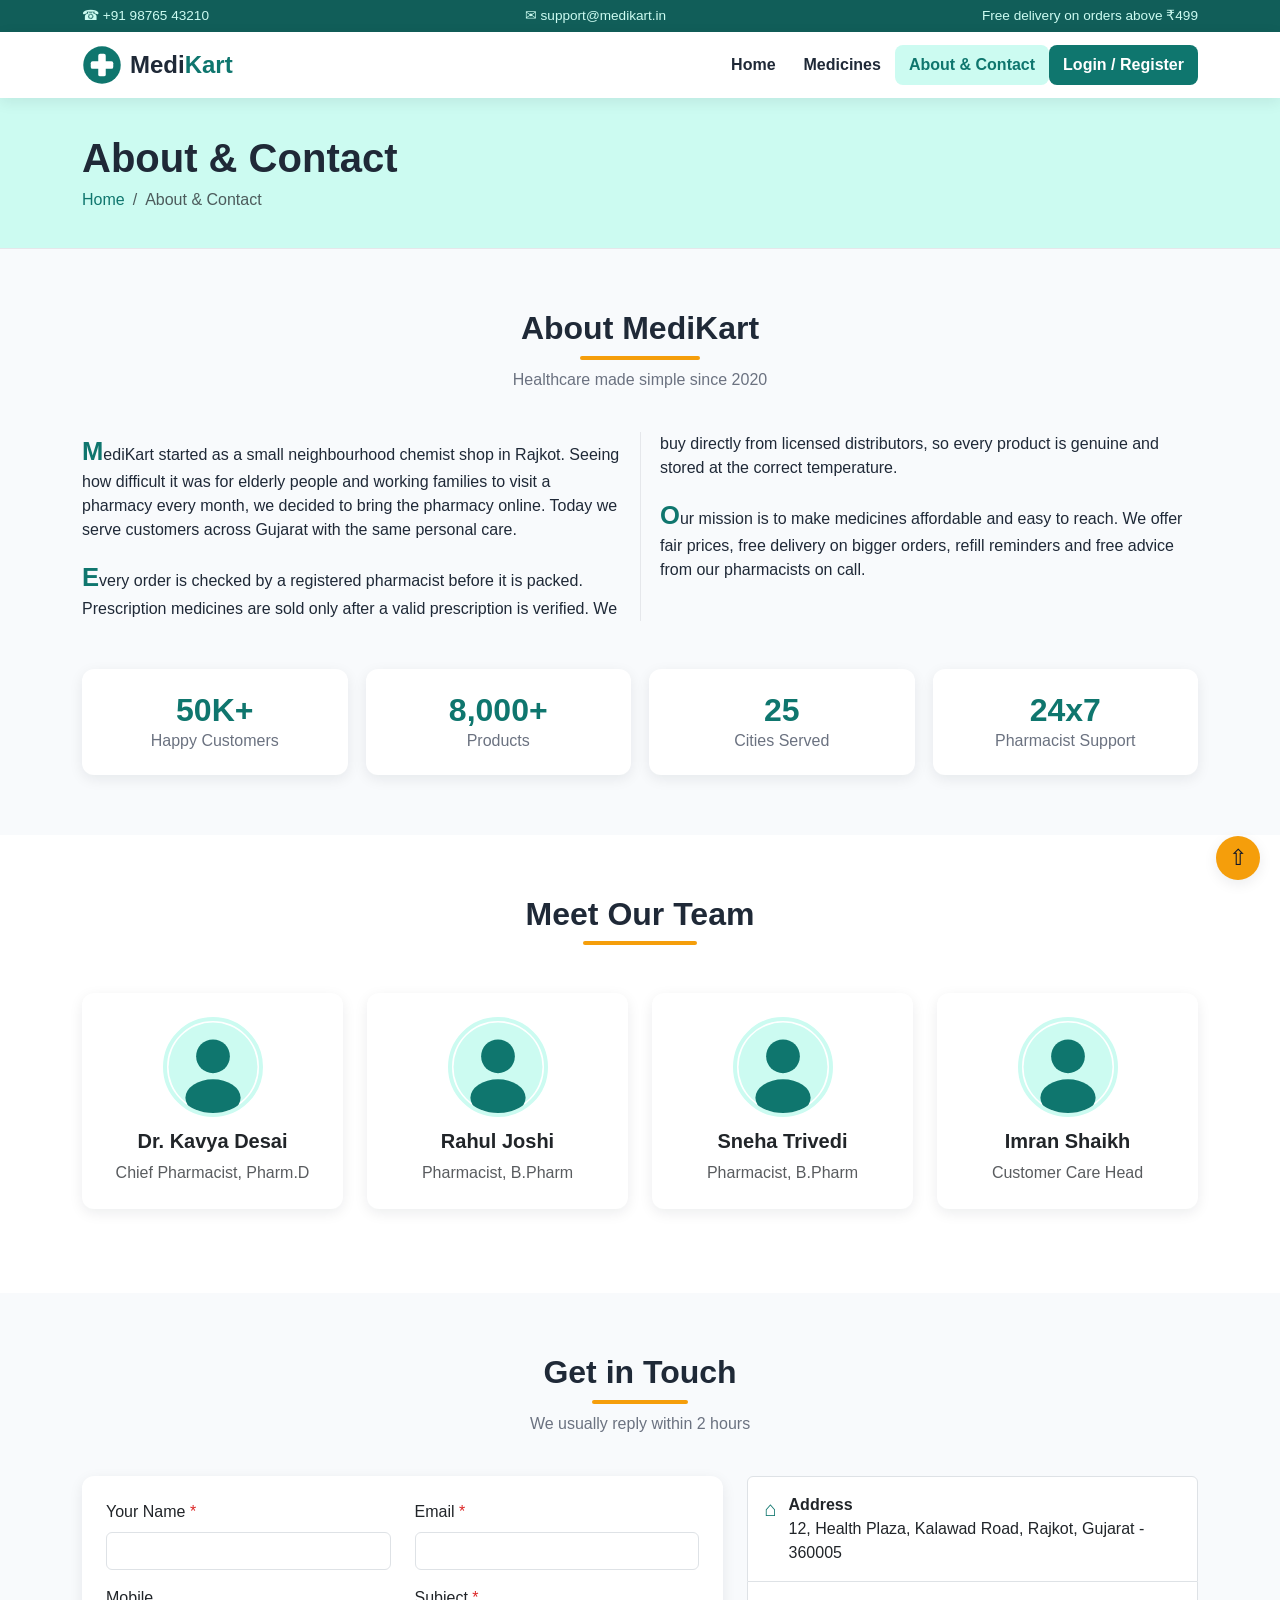
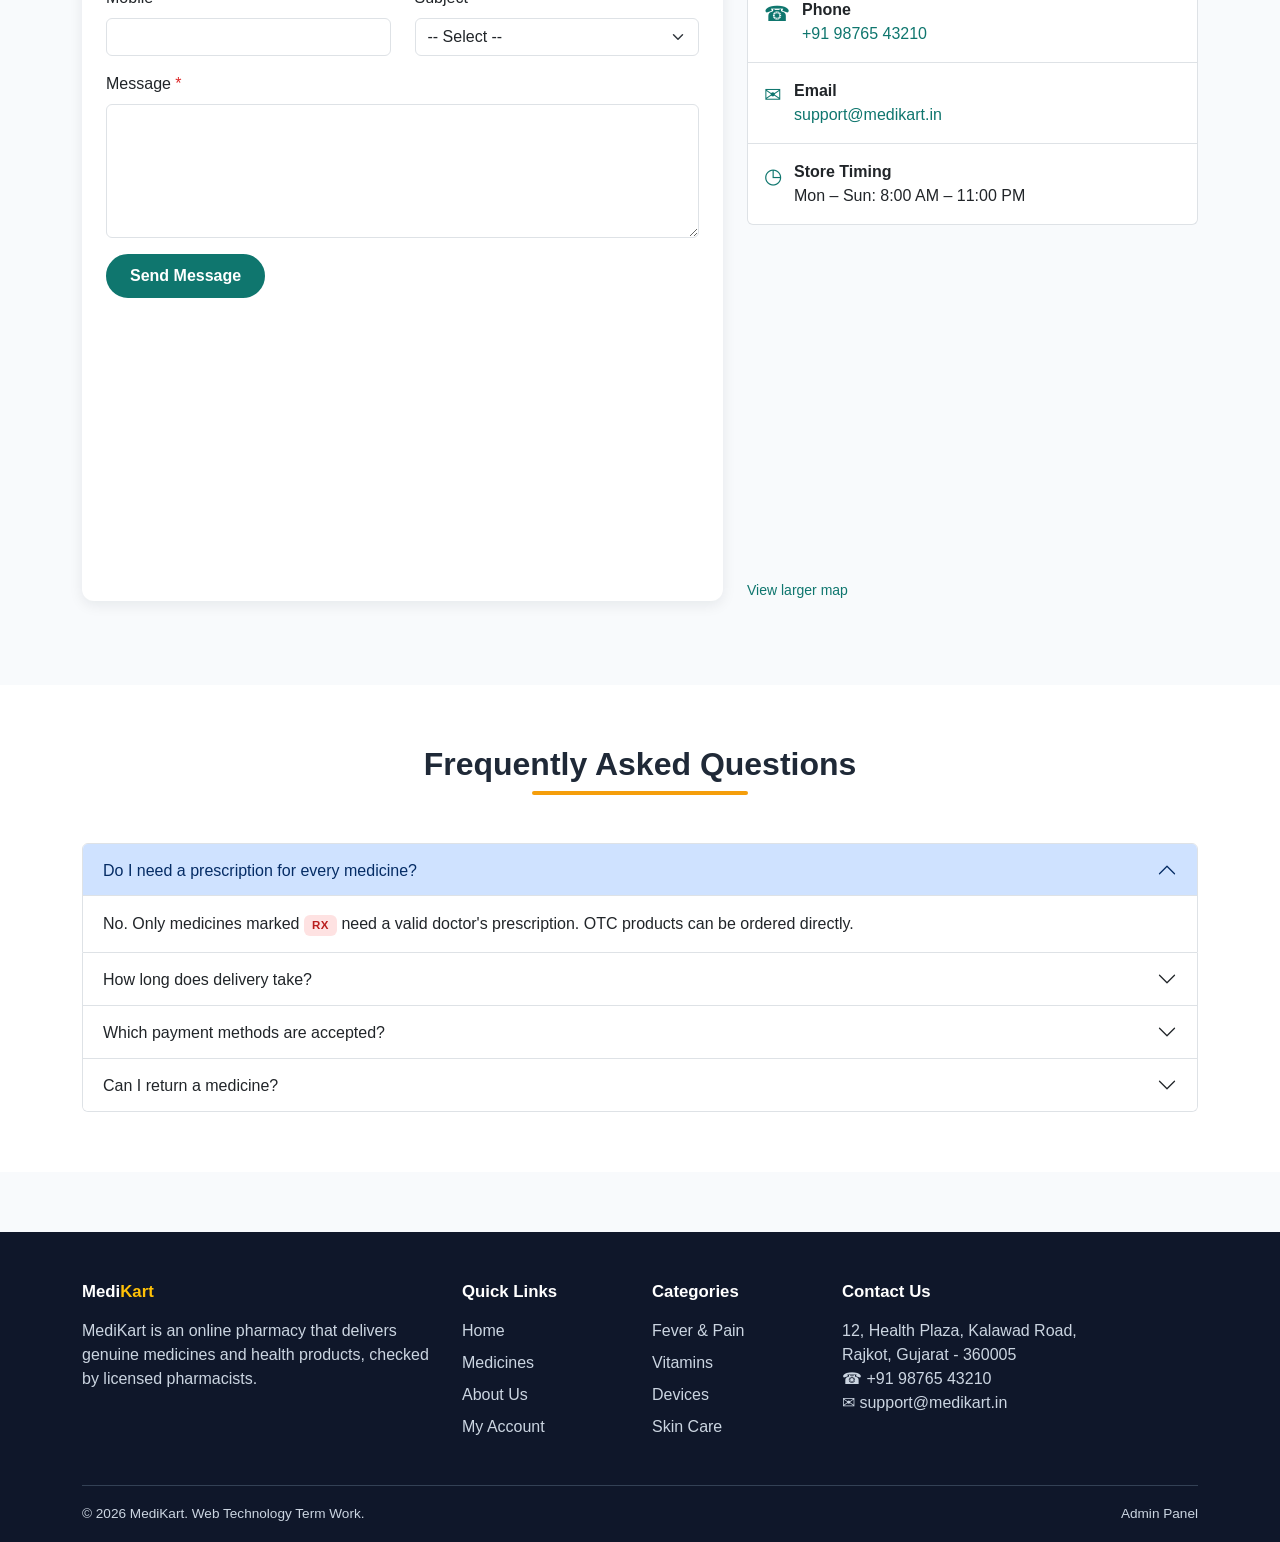
<file: Client/contact.html>
<!DOCTYPE html>
<!--
    MediKart - Online Pharmacy (College Term Work, Web Technology 01CE1306)
    Page    : Client/contact.html  (CLIENT 5 - About & Contact page)
    Uses    : Bootstrap grid, cards, list group, accordion, forms; CSS multi-column + CSS grid; HTML5 iframe (map) and form validation
-->
<html lang="en">
<head>
    <meta charset="utf-8">
    <meta name="viewport" content="width=device-width, initial-scale=1">
    <meta name="description" content="About MediKart and contact details.">
    <title>MediKart | About &amp; Contact</title>

    <!-- Bootstrap 5 CSS (CDN) -->
    <link href="https://cdn.jsdelivr.net/npm/bootstrap@5.3.3/dist/css/bootstrap.min.css" rel="stylesheet">
    <!-- Our own stylesheet (loaded after Bootstrap so it can override it) -->
    <link href="../css/style.css" rel="stylesheet">
    <link rel="icon" href="../images/logo.svg" type="image/svg+xml">
</head>
<body id="top">

    <!-- ================= TOP INFO BAR ================= -->
    <div class="top-bar">
        <div class="container top-bar-inner">
            <span>&#9742; +91 98765 43210</span>
            <span>&#9993; support@medikart.in</span>
            <span class="top-bar-note">Free delivery on orders above &#8377;499</span>
        </div>
    </div>

    <!-- ================= HEADER / NAVBAR ================= -->
    <header class="site-header">
        <nav class="navbar navbar-expand-lg">
            <div class="container">
                <a class="navbar-brand brand" href="index.html">
                    <img src="../images/logo.svg" alt="MediKart logo" width="40" height="40">
                    <span>Medi<b>Kart</b></span>
                </a>
                <!-- Hamburger button (shown below 992px) -->
                <button class="navbar-toggler" type="button" data-bs-toggle="collapse" data-bs-target="#mainMenu"
                        aria-controls="mainMenu" aria-expanded="false" aria-label="Toggle navigation">
                    <span class="navbar-toggler-icon"></span>
                </button>
                <div class="collapse navbar-collapse" id="mainMenu">
                    <ul class="navbar-nav ms-auto">
                        <li class="nav-item"><a class="nav-link" href="index.html">Home</a></li>
                        <li class="nav-item"><a class="nav-link" href="medicines.html">Medicines</a></li>
                        <li class="nav-item"><a class="nav-link active" href="contact.html">About &amp; Contact</a></li>
                        <li class="nav-item"><a class="nav-link nav-btn" href="account.html">Login / Register</a></li>
                    </ul>
                </div>
            </div>
        </nav>
    </header>

    <main>
        <!-- ================= PAGE BANNER + BREADCRUMB ================= -->
        <section class="page-banner">
            <div class="container">
                <h1>About &amp; Contact</h1>
                <nav aria-label="breadcrumb">
                    <ol class="breadcrumb">
                        <li class="breadcrumb-item"><a href="index.html">Home</a></li>
                        <li class="breadcrumb-item active" aria-current="page">About &amp; Contact</li>
                    </ol>
                </nav>
            </div>
        </section>

        <!-- ================= ABOUT US (multi-column text) ================= -->
        <section class="section">
            <div class="container">
                <div class="section-title">
                    <h2>About MediKart</h2>
                    <p>Healthcare made simple since 2020</p>
                </div>
                <div class="about-columns">
                    <p>MediKart started as a small neighbourhood chemist shop in Rajkot. Seeing how difficult it was for elderly
                        people and working families to visit a pharmacy every month, we decided to bring the pharmacy online.
                        Today we serve customers across Gujarat with the same personal care.</p>
                    <p>Every order is checked by a registered pharmacist before it is packed. Prescription medicines are sold
                        only after a valid prescription is verified. We buy directly from licensed distributors, so every
                        product is genuine and stored at the correct temperature.</p>
                    <p>Our mission is to make medicines affordable and easy to reach. We offer fair prices, free delivery on
                        bigger orders, refill reminders and free advice from our pharmacists on call.</p>
                </div>

                <!-- Statistics (CSS grid) -->
                <div class="stat-grid mt-5">
                    <div class="stat-box"><h3>50K+</h3><p>Happy Customers</p></div>
                    <div class="stat-box"><h3>8,000+</h3><p>Products</p></div>
                    <div class="stat-box"><h3>25</h3><p>Cities Served</p></div>
                    <div class="stat-box"><h3>24x7</h3><p>Pharmacist Support</p></div>
                </div>
            </div>
        </section>

        <!-- ================= OUR TEAM ================= -->
        <section class="section section-white">
            <div class="container">
                <div class="section-title">
                    <h2>Meet Our Team</h2>
                </div>
                <div class="row">
                    <div class="col-sm-6 col-lg-3 mb-4">
                        <div class="card team-card">
                            <img src="../images/avatar.svg" alt="Dr. Kavya Desai">
                            <h5>Dr. Kavya Desai</h5>
                            <p class="text-muted mb-0">Chief Pharmacist, Pharm.D</p>
                        </div>
                    </div>
                    <div class="col-sm-6 col-lg-3 mb-4">
                        <div class="card team-card">
                            <img src="../images/avatar.svg" alt="Rahul Joshi">
                            <h5>Rahul Joshi</h5>
                            <p class="text-muted mb-0">Pharmacist, B.Pharm</p>
                        </div>
                    </div>
                    <div class="col-sm-6 col-lg-3 mb-4">
                        <div class="card team-card">
                            <img src="../images/avatar.svg" alt="Sneha Trivedi">
                            <h5>Sneha Trivedi</h5>
                            <p class="text-muted mb-0">Pharmacist, B.Pharm</p>
                        </div>
                    </div>
                    <div class="col-sm-6 col-lg-3 mb-4">
                        <div class="card team-card">
                            <img src="../images/avatar.svg" alt="Imran Shaikh">
                            <h5>Imran Shaikh</h5>
                            <p class="text-muted mb-0">Customer Care Head</p>
                        </div>
                    </div>
                </div>
            </div>
        </section>

        <!-- ================= CONTACT FORM + INFO ================= -->
        <section class="section">
            <div class="container">
                <div class="section-title">
                    <h2>Get in Touch</h2>
                    <p>We usually reply within 2 hours</p>
                </div>
                <div class="row">
                    <!-- Contact form -->
                    <div class="col-lg-7 mb-4">
                        <div class="card auth-card">
                            <div class="card-body p-4">
                                <!-- novalidate: JavaScript (js/validation.js) checks this form instead of the browser -->
                                <form action="contact.html" method="post" novalidate onsubmit="return validateContact()">
                                    <!-- error / success message from JavaScript appears here -->
                                    <div id="contactMessage"></div>
                                    <div class="row">
                                        <div class="col-md-6 mb-3">
                                            <label for="cName" class="form-label required">Your Name</label>
                                            <input type="text" class="form-control" id="cName" name="name" required>
                                        </div>
                                        <div class="col-md-6 mb-3">
                                            <label for="cEmail" class="form-label required">Email</label>
                                            <input type="email" class="form-control" id="cEmail" name="email" required>
                                        </div>
                                        <div class="col-md-6 mb-3">
                                            <label for="cPhone" class="form-label">Mobile</label>
                                            <input type="tel" class="form-control" id="cPhone" name="phone" pattern="[6-9][0-9]{9}"
                                                   title="10-digit mobile number">
                                        </div>
                                        <div class="col-md-6 mb-3">
                                            <label for="cSubject" class="form-label required">Subject</label>
                                            <select class="form-select" id="cSubject" name="subject" required>
                                                <option value="">-- Select --</option>
                                                <option>Order related</option>
                                                <option>Return / Refund</option>
                                                <option>Other</option>
                                            </select>
                                        </div>
                                        <div class="col-12 mb-3">
                                            <label for="cMessage" class="form-label required">Message</label>
                                            <textarea class="form-control" id="cMessage" name="message" rows="5" minlength="10" required></textarea>
                                        </div>
                                    </div>
                                    <button type="submit" class="btn btn-brand">Send Message</button>
                                </form>
                            </div>
                        </div>
                    </div>

                    <!-- Contact information (list group) -->
                    <div class="col-lg-5 mb-4">
                        <ul class="list-group contact-info mb-4">
                            <li class="list-group-item">
                                <span class="contact-icon">&#8962;</span>
                                <div><strong>Address</strong><br>12, Health Plaza, Kalawad Road, Rajkot, Gujarat - 360005</div>
                            </li>
                            <li class="list-group-item">
                                <span class="contact-icon">&#9742;</span>
                                <div><strong>Phone</strong><br><a href="tel:+919876543210">+91 98765 43210</a></div>
                            </li>
                            <li class="list-group-item">
                                <span class="contact-icon">&#9993;</span>
                                <div><strong>Email</strong><br><a href="mailto:support@medikart.in">support@medikart.in</a></div>
                            </li>
                            <li class="list-group-item">
                                <span class="contact-icon">&#9719;</span>
                                <div><strong>Store Timing</strong><br>Mon &ndash; Sun: 8:00 AM &ndash; 11:00 PM</div>
                            </li>
                        </ul>
                        <!-- Store location map (OpenStreetMap) embedded with iframe -->
                        <iframe class="map-frame" title="MediKart location map"
                                src="https://www.openstreetmap.org/export/embed.html?bbox=70.7500%2C22.2750%2C70.7900%2C22.3000&amp;layer=mapnik&amp;marker=22.2875%2C70.7700"
                                allowfullscreen></iframe>
                        <p class="small mt-1 mb-0">
                            <a href="https://www.openstreetmap.org/?mlat=22.2875&amp;mlon=70.7700#map=15/22.2875/70.7700" target="_blank">View larger map</a>
                        </p>
                    </div>
                </div>
            </div>
        </section>

        <!-- ================= FAQ ACCORDION ================= -->
        <section class="section section-white">
            <div class="container">
                <div class="section-title">
                    <h2>Frequently Asked Questions</h2>
                </div>
                <div class="accordion" id="faqAccordion">
                    <div class="accordion-item">
                        <h3 class="accordion-header">
                            <button class="accordion-button" type="button" data-bs-toggle="collapse" data-bs-target="#faq1"
                                    aria-expanded="true" aria-controls="faq1">Do I need a prescription for every medicine?</button>
                        </h3>
                        <div id="faq1" class="accordion-collapse collapse show" data-bs-parent="#faqAccordion">
                            <div class="accordion-body">No. Only medicines marked <span class="tag tag-rx">Rx</span> need a valid doctor's prescription. OTC products can be ordered directly.</div>
                        </div>
                    </div>
                    <div class="accordion-item">
                        <h3 class="accordion-header">
                            <button class="accordion-button collapsed" type="button" data-bs-toggle="collapse" data-bs-target="#faq2"
                                    aria-expanded="false" aria-controls="faq2">How long does delivery take?</button>
                        </h3>
                        <div id="faq2" class="accordion-collapse collapse" data-bs-parent="#faqAccordion">
                            <div class="accordion-body">Within 24 hours inside the city and 2&ndash;4 days for other cities in Gujarat.</div>
                        </div>
                    </div>
                    <div class="accordion-item">
                        <h3 class="accordion-header">
                            <button class="accordion-button collapsed" type="button" data-bs-toggle="collapse" data-bs-target="#faq3"
                                    aria-expanded="false" aria-controls="faq3">Which payment methods are accepted?</button>
                        </h3>
                        <div id="faq3" class="accordion-collapse collapse" data-bs-parent="#faqAccordion">
                            <div class="accordion-body">UPI, debit / credit cards, net banking and cash on delivery.</div>
                        </div>
                    </div>
                    <div class="accordion-item">
                        <h3 class="accordion-header">
                            <button class="accordion-button collapsed" type="button" data-bs-toggle="collapse" data-bs-target="#faq4"
                                    aria-expanded="false" aria-controls="faq4">Can I return a medicine?</button>
                        </h3>
                        <div id="faq4" class="accordion-collapse collapse" data-bs-parent="#faqAccordion">
                            <div class="accordion-body">Yes, sealed and unused packs can be returned within 7 days of delivery.</div>
                        </div>
                    </div>
                </div>
            </div>
        </section>
    </main>

    <!-- ================= FOOTER ================= -->
    <footer class="site-footer">
        <div class="container">
            <div class="row">
                <div class="col-md-6 col-lg-4 footer-col">
                    <h5>Medi<span class="text-warning">Kart</span></h5>
                    <p>MediKart is an online pharmacy that delivers genuine medicines and health products, checked by licensed pharmacists.</p>
                </div>
                <div class="col-6 col-md-3 col-lg-2 footer-col">
                    <h5>Quick Links</h5>
                    <ul class="list-unstyled">
                        <li><a href="index.html">Home</a></li>
                        <li><a href="medicines.html">Medicines</a></li>
                        <li><a href="contact.html">About Us</a></li>
                        <li><a href="account.html">My Account</a></li>
                    </ul>
                </div>
                <div class="col-6 col-md-3 col-lg-2 footer-col">
                    <h5>Categories</h5>
                    <ul class="list-unstyled">
                        <li><a href="medicines.html">Fever &amp; Pain</a></li>
                        <li><a href="medicines.html">Vitamins</a></li>
                        <li><a href="medicines.html">Devices</a></li>
                        <li><a href="medicines.html">Skin Care</a></li>
                    </ul>
                </div>
                <div class="col-md-6 col-lg-4 footer-col">
                    <h5>Contact Us</h5>
                    <address>
                        12, Health Plaza, Kalawad Road,<br>Rajkot, Gujarat - 360005<br>
                        &#9742; +91 98765 43210<br>
                        &#9993; support@medikart.in
                    </address>
                </div>
            </div>
            <div class="footer-bottom">
                <span>&copy; 2026 MediKart. Web Technology Term Work.</span>
                <a href="../Admin/dashboard.html">Admin Panel</a>
            </div>
        </div>
    </footer>

    <!-- Back to top button -->
    <a href="#top" class="back-to-top" title="Back to top">&#8679;</a>

    <!-- Our JavaScript form validation -->
    <script src="../js/validation.js"></script>
    <!-- Bootstrap JS bundle (needed for navbar toggle, carousel, modal, collapse) -->
    <script src="https://cdn.jsdelivr.net/npm/bootstrap@5.3.3/dist/js/bootstrap.bundle.min.js"></script>
</body>
</html>
</file>
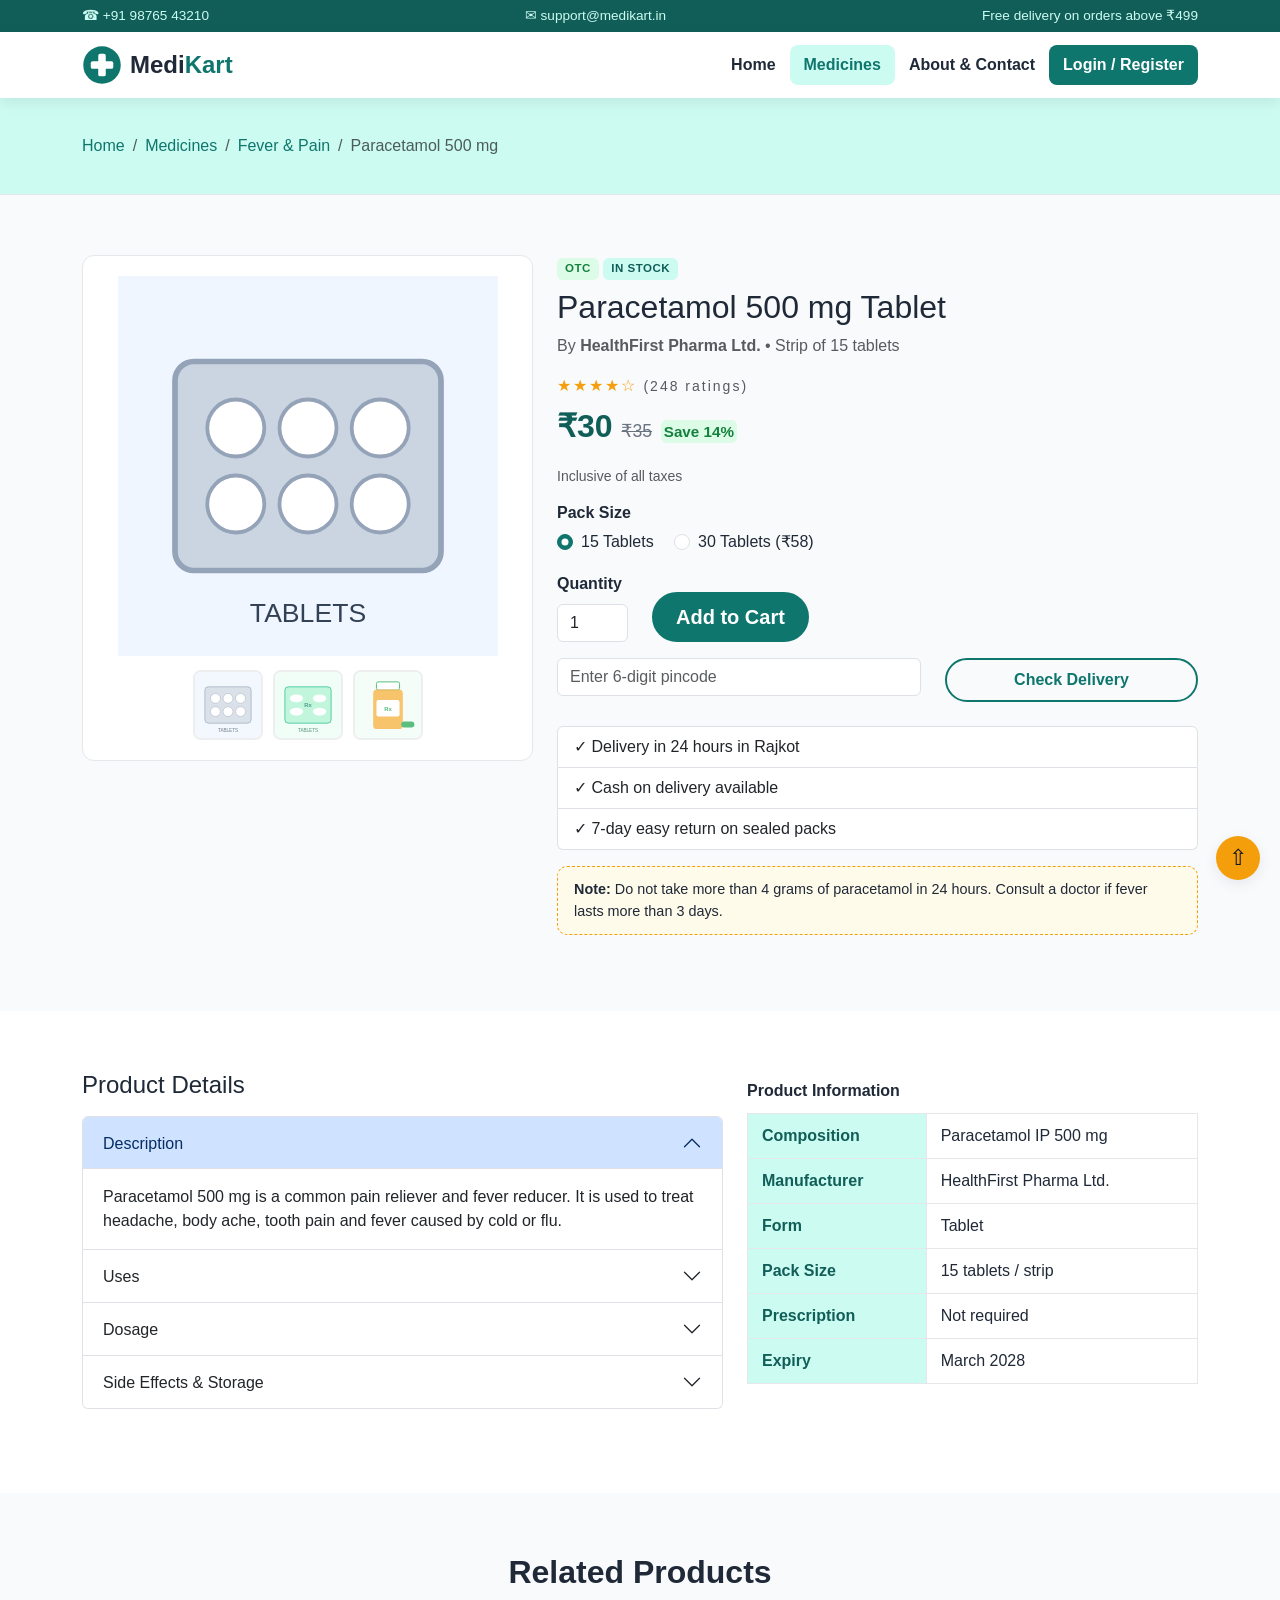
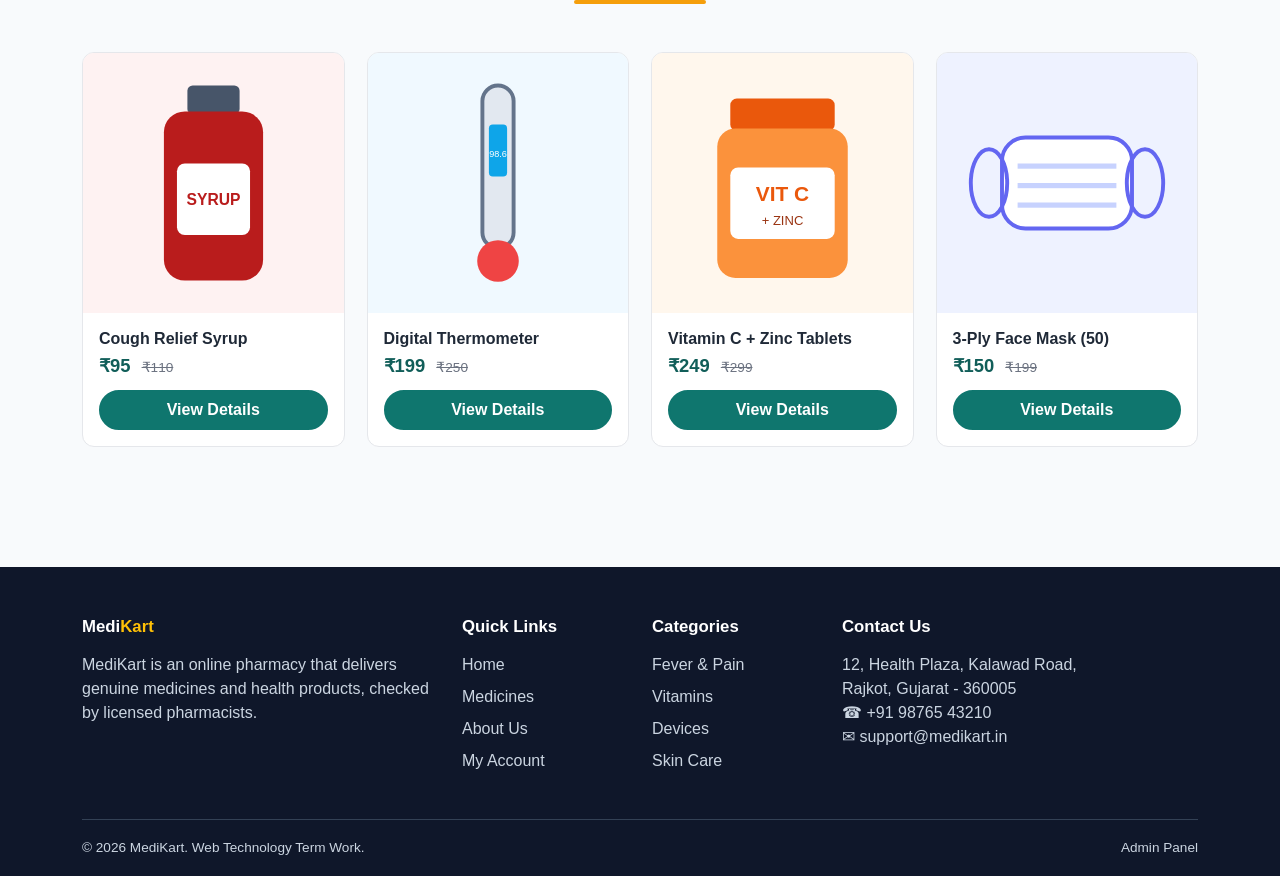
<file: Client/medicine-details.html>
<!DOCTYPE html>
<!--
    MediKart - Online Pharmacy (College Term Work, Web Technology 01CE1306)
    Page    : Client/medicine-details.html  (CLIENT 3 - Medicine detail page)
    Uses    : Bootstrap grid, breadcrumb, forms, modal, accordion, list group, cards; HTML table with caption; HTML5 validation (min, max, pattern, required)
-->
<html lang="en">
<head>
    <meta charset="utf-8">
    <meta name="viewport" content="width=device-width, initial-scale=1">
    <meta name="description" content="Details, price and usage of Paracetamol 500 mg tablet.">
    <title>MediKart | Paracetamol 500 mg Tablet</title>

    <!-- Bootstrap 5 CSS (CDN) -->
    <link href="https://cdn.jsdelivr.net/npm/bootstrap@5.3.3/dist/css/bootstrap.min.css" rel="stylesheet">
    <!-- Our own stylesheet (loaded after Bootstrap so it can override it) -->
    <link href="../css/style.css" rel="stylesheet">
    <link rel="icon" href="../images/logo.svg" type="image/svg+xml">
</head>
<body id="top">

    <!-- ================= TOP INFO BAR ================= -->
    <div class="top-bar">
        <div class="container top-bar-inner">
            <span>&#9742; +91 98765 43210</span>
            <span>&#9993; support@medikart.in</span>
            <span class="top-bar-note">Free delivery on orders above &#8377;499</span>
        </div>
    </div>

    <!-- ================= HEADER / NAVBAR ================= -->
    <header class="site-header">
        <nav class="navbar navbar-expand-lg">
            <div class="container">
                <a class="navbar-brand brand" href="index.html">
                    <img src="../images/logo.svg" alt="MediKart logo" width="40" height="40">
                    <span>Medi<b>Kart</b></span>
                </a>
                <!-- Hamburger button (shown below 992px) -->
                <button class="navbar-toggler" type="button" data-bs-toggle="collapse" data-bs-target="#mainMenu"
                        aria-controls="mainMenu" aria-expanded="false" aria-label="Toggle navigation">
                    <span class="navbar-toggler-icon"></span>
                </button>
                <div class="collapse navbar-collapse" id="mainMenu">
                    <ul class="navbar-nav ms-auto">
                        <li class="nav-item"><a class="nav-link" href="index.html">Home</a></li>
                        <li class="nav-item"><a class="nav-link active" href="medicines.html">Medicines</a></li>
                        <li class="nav-item"><a class="nav-link" href="contact.html">About &amp; Contact</a></li>
                        <li class="nav-item"><a class="nav-link nav-btn" href="account.html">Login / Register</a></li>
                    </ul>
                </div>
            </div>
        </nav>
    </header>

    <main>
        <!-- ================= PAGE BANNER + BREADCRUMB ================= -->
        <section class="page-banner">
            <div class="container">
                <nav aria-label="breadcrumb">
                    <ol class="breadcrumb">
                        <li class="breadcrumb-item"><a href="index.html">Home</a></li>
                        <li class="breadcrumb-item"><a href="medicines.html">Medicines</a></li>
                        <li class="breadcrumb-item"><a href="medicines.html">Fever &amp; Pain</a></li>
                        <li class="breadcrumb-item active" aria-current="page">Paracetamol 500 mg</li>
                    </ol>
                </nav>
            </div>
        </section>

        <!-- ================= PRODUCT MAIN INFO ================= -->
        <section class="section">
            <div class="container">
                <div class="row">
                    <!-- Product image -->
                    <div class="col-md-5 mb-4">
                        <figure class="detail-image">
                            <img src="../images/tablet-strip.svg" alt="Paracetamol 500 mg tablet strip" width="380" height="380">
                            <figcaption class="thumb-list">
                                <img src="../images/tablet-strip.svg" alt="Front view">
                                <img src="../images/tablet-strip-green.svg" alt="Back view">
                                <img src="../images/capsule-bottle.svg" alt="Box view">
                            </figcaption>
                        </figure>
                    </div>

                    <!-- Product information -->
                    <div class="col-md-7">
                        <span class="tag tag-otc">OTC</span>
                        <span class="tag tag-stock">In Stock</span>
                        <h1 class="h2 mt-2">Paracetamol 500 mg Tablet</h1>
                        <p class="text-muted">By <strong>HealthFirst Pharma Ltd.</strong> &bull; Strip of 15 tablets</p>
                        <p class="stars mb-1">&#9733;&#9733;&#9733;&#9733;&#9734; <small class="text-muted">(248 ratings)</small></p>

                        <p class="price-big">&#8377;30 <del>&#8377;35</del> <mark>Save 14%</mark></p>
                        <p class="text-muted small">Inclusive of all taxes</p>

                        <!-- Add to cart form (HTML5 validation with min / max / required) -->
                        <form action="medicine-details.html" method="post">
                            <h6 class="fw-bold">Pack Size</h6>
                            <div class="mb-3">
                                <div class="form-check form-check-inline">
                                    <input type="radio" class="form-check-input" id="pack15" name="pack" value="15" checked>
                                    <label class="form-check-label" for="pack15">15 Tablets</label>
                                </div>
                                <div class="form-check form-check-inline">
                                    <input type="radio" class="form-check-input" id="pack30" name="pack" value="30">
                                    <label class="form-check-label" for="pack30">30 Tablets (&#8377;58)</label>
                                </div>
                            </div>

                            <div class="row align-items-end">
                                <div class="col-auto mb-3">
                                    <label for="qty" class="form-label fw-bold">Quantity</label>
                                    <input type="number" class="form-control qty-input" id="qty" name="qty" value="1" min="1" max="10" required>
                                </div>
                                <div class="col-auto mb-3">
                                    <!-- Opens the "Added to cart" modal -->
                                    <button type="button" class="btn btn-brand btn-lg" data-bs-toggle="modal" data-bs-target="#cartModal">
                                        Add to Cart
                                    </button>
                                </div>
                            </div>
                        </form>

                        <!-- Delivery check form (pattern = 6 digit pincode) -->
                        <form class="row mb-3" action="medicine-details.html" method="get">
                            <div class="col-sm-7 mb-2">
                                <label for="pincode" class="visually-hidden">Pincode</label>
                                <input type="text" class="form-control" id="pincode" name="pincode" placeholder="Enter 6-digit pincode"
                                       pattern="[0-9]{6}" title="Pincode must be 6 digits" required>
                            </div>
                            <div class="col-sm-5 mb-2">
                                <button type="submit" class="btn btn-outline-brand w-100">Check Delivery</button>
                            </div>
                        </form>

                        <ul class="list-group mb-3">
                            <li class="list-group-item">&#10003; Delivery in 24 hours in Rajkot</li>
                            <li class="list-group-item">&#10003; Cash on delivery available</li>
                            <li class="list-group-item">&#10003; 7-day easy return on sealed packs</li>
                        </ul>

                        <p class="info-note"><strong>Note:</strong> Do not take more than 4 grams of paracetamol in 24 hours. Consult a doctor if fever lasts more than 3 days.</p>
                    </div>
                </div>
            </div>
        </section>

        <!-- ================= DESCRIPTION ACCORDION + INFO TABLE ================= -->
        <section class="section section-white">
            <div class="container">
                <div class="row">
                    <div class="col-lg-7 mb-4">
                        <h2 class="h4 mb-3">Product Details</h2>
                        <div class="accordion" id="detailAccordion">
                            <div class="accordion-item">
                                <h3 class="accordion-header">
                                    <button class="accordion-button" type="button" data-bs-toggle="collapse" data-bs-target="#descOne"
                                            aria-expanded="true" aria-controls="descOne">Description</button>
                                </h3>
                                <div id="descOne" class="accordion-collapse collapse show" data-bs-parent="#detailAccordion">
                                    <div class="accordion-body">
                                        Paracetamol 500 mg is a common pain reliever and fever reducer. It is used to treat headache,
                                        body ache, tooth pain and fever caused by cold or flu.
                                    </div>
                                </div>
                            </div>
                            <div class="accordion-item">
                                <h3 class="accordion-header">
                                    <button class="accordion-button collapsed" type="button" data-bs-toggle="collapse" data-bs-target="#descTwo"
                                            aria-expanded="false" aria-controls="descTwo">Uses</button>
                                </h3>
                                <div id="descTwo" class="accordion-collapse collapse" data-bs-parent="#detailAccordion">
                                    <div class="accordion-body">
                                        <ul>
                                            <li>Fever</li>
                                            <li>Headache and migraine</li>
                                            <li>Body and muscle pain</li>
                                            <li>Toothache</li>
                                        </ul>
                                    </div>
                                </div>
                            </div>
                            <div class="accordion-item">
                                <h3 class="accordion-header">
                                    <button class="accordion-button collapsed" type="button" data-bs-toggle="collapse" data-bs-target="#descThree"
                                            aria-expanded="false" aria-controls="descThree">Dosage</button>
                                </h3>
                                <div id="descThree" class="accordion-collapse collapse" data-bs-parent="#detailAccordion">
                                    <div class="accordion-body">
                                        Adults: 1 tablet every 4&ndash;6 hours if needed. Do not take more than 8 tablets in 24 hours.
                                        Children: only as advised by a doctor.
                                    </div>
                                </div>
                            </div>
                            <div class="accordion-item">
                                <h3 class="accordion-header">
                                    <button class="accordion-button collapsed" type="button" data-bs-toggle="collapse" data-bs-target="#descFour"
                                            aria-expanded="false" aria-controls="descFour">Side Effects &amp; Storage</button>
                                </h3>
                                <div id="descFour" class="accordion-collapse collapse" data-bs-parent="#detailAccordion">
                                    <div class="accordion-body">
                                        Side effects are rare: nausea, skin rash. Store below 25&deg;C in a dry place, away from children.
                                    </div>
                                </div>
                            </div>
                        </div>
                    </div>

                    <div class="col-lg-5">
                        <div class="table-wrap">
                            <table class="data-table">
                                <caption>Product Information</caption>
                                <tbody>
                                    <tr><th scope="row">Composition</th><td>Paracetamol IP 500 mg</td></tr>
                                    <tr><th scope="row">Manufacturer</th><td>HealthFirst Pharma Ltd.</td></tr>
                                    <tr><th scope="row">Form</th><td>Tablet</td></tr>
                                    <tr><th scope="row">Pack Size</th><td>15 tablets / strip</td></tr>
                                    <tr><th scope="row">Prescription</th><td>Not required</td></tr>
                                    <tr><th scope="row">Expiry</th><td><time datetime="2028-03">March 2028</time></td></tr>
                                </tbody>
                            </table>
                        </div>
                    </div>
                </div>
            </div>
        </section>

        <!-- ================= RELATED PRODUCTS ================= -->
        <section class="section">
            <div class="container">
                <div class="section-title">
                    <h2>Related Products</h2>
                </div>
                <div class="product-grid">
                    <div class="card product-card">
                        <img src="../images/syrup.svg" class="card-img-top" alt="Cough relief syrup">
                        <div class="card-body">
                            <h5 class="card-title"><a href="medicine-details.html">Cough Relief Syrup</a></h5>
                            <p class="price">&#8377;95 <del>&#8377;110</del></p>
                            <a href="medicine-details.html" class="btn btn-brand">View Details</a>
                        </div>
                    </div>
                    <div class="card product-card">
                        <img src="../images/thermometer.svg" class="card-img-top" alt="Digital thermometer">
                        <div class="card-body">
                            <h5 class="card-title"><a href="medicine-details.html">Digital Thermometer</a></h5>
                            <p class="price">&#8377;199 <del>&#8377;250</del></p>
                            <a href="medicine-details.html" class="btn btn-brand">View Details</a>
                        </div>
                    </div>
                    <div class="card product-card">
                        <img src="../images/vitamin-jar.svg" class="card-img-top" alt="Vitamin C and Zinc tablets">
                        <div class="card-body">
                            <h5 class="card-title"><a href="medicine-details.html">Vitamin C + Zinc Tablets</a></h5>
                            <p class="price">&#8377;249 <del>&#8377;299</del></p>
                            <a href="medicine-details.html" class="btn btn-brand">View Details</a>
                        </div>
                    </div>
                    <div class="card product-card">
                        <img src="../images/mask.svg" class="card-img-top" alt="Face mask pack">
                        <div class="card-body">
                            <h5 class="card-title"><a href="medicine-details.html">3-Ply Face Mask (50)</a></h5>
                            <p class="price">&#8377;150 <del>&#8377;199</del></p>
                            <a href="medicine-details.html" class="btn btn-brand">View Details</a>
                        </div>
                    </div>
                </div>
            </div>
        </section>

        <!-- ================= ADDED TO CART MODAL ================= -->
        <div class="modal fade" id="cartModal" tabindex="-1" aria-labelledby="cartModalTitle" aria-hidden="true">
            <div class="modal-dialog">
                <div class="modal-content">
                    <div class="modal-header">
                        <h4 class="modal-title" id="cartModalTitle">&#10003; Added to Cart</h4>
                        <button type="button" class="btn-close" data-bs-dismiss="modal" aria-label="Close"></button>
                    </div>
                    <div class="modal-body">
                        <p><strong>Paracetamol 500 mg Tablet</strong> has been added to your cart.</p>
                        <p class="text-muted mb-0">Please login to place the order. (Cart will work fully after the backend phase.)</p>
                    </div>
                    <div class="modal-footer">
                        <button type="button" class="btn btn-outline-brand" data-bs-dismiss="modal">Continue Shopping</button>
                        <a href="account.html" class="btn btn-brand">Login to Checkout</a>
                    </div>
                </div>
            </div>
        </div>
    </main>

    <!-- ================= FOOTER ================= -->
    <footer class="site-footer">
        <div class="container">
            <div class="row">
                <div class="col-md-6 col-lg-4 footer-col">
                    <h5>Medi<span class="text-warning">Kart</span></h5>
                    <p>MediKart is an online pharmacy that delivers genuine medicines and health products, checked by licensed pharmacists.</p>
                </div>
                <div class="col-6 col-md-3 col-lg-2 footer-col">
                    <h5>Quick Links</h5>
                    <ul class="list-unstyled">
                        <li><a href="index.html">Home</a></li>
                        <li><a href="medicines.html">Medicines</a></li>
                        <li><a href="contact.html">About Us</a></li>
                        <li><a href="account.html">My Account</a></li>
                    </ul>
                </div>
                <div class="col-6 col-md-3 col-lg-2 footer-col">
                    <h5>Categories</h5>
                    <ul class="list-unstyled">
                        <li><a href="medicines.html">Fever &amp; Pain</a></li>
                        <li><a href="medicines.html">Vitamins</a></li>
                        <li><a href="medicines.html">Devices</a></li>
                        <li><a href="medicines.html">Skin Care</a></li>
                    </ul>
                </div>
                <div class="col-md-6 col-lg-4 footer-col">
                    <h5>Contact Us</h5>
                    <address>
                        12, Health Plaza, Kalawad Road,<br>Rajkot, Gujarat - 360005<br>
                        &#9742; +91 98765 43210<br>
                        &#9993; support@medikart.in
                    </address>
                </div>
            </div>
            <div class="footer-bottom">
                <span>&copy; 2026 MediKart. Web Technology Term Work.</span>
                <a href="../Admin/dashboard.html">Admin Panel</a>
            </div>
        </div>
    </footer>

    <!-- Back to top button -->
    <a href="#top" class="back-to-top" title="Back to top">&#8679;</a>

    <!-- Bootstrap JS bundle (needed for navbar toggle, carousel, modal, collapse) -->
    <script src="https://cdn.jsdelivr.net/npm/bootstrap@5.3.3/dist/js/bootstrap.bundle.min.js"></script>
</body>
</html>
</file>
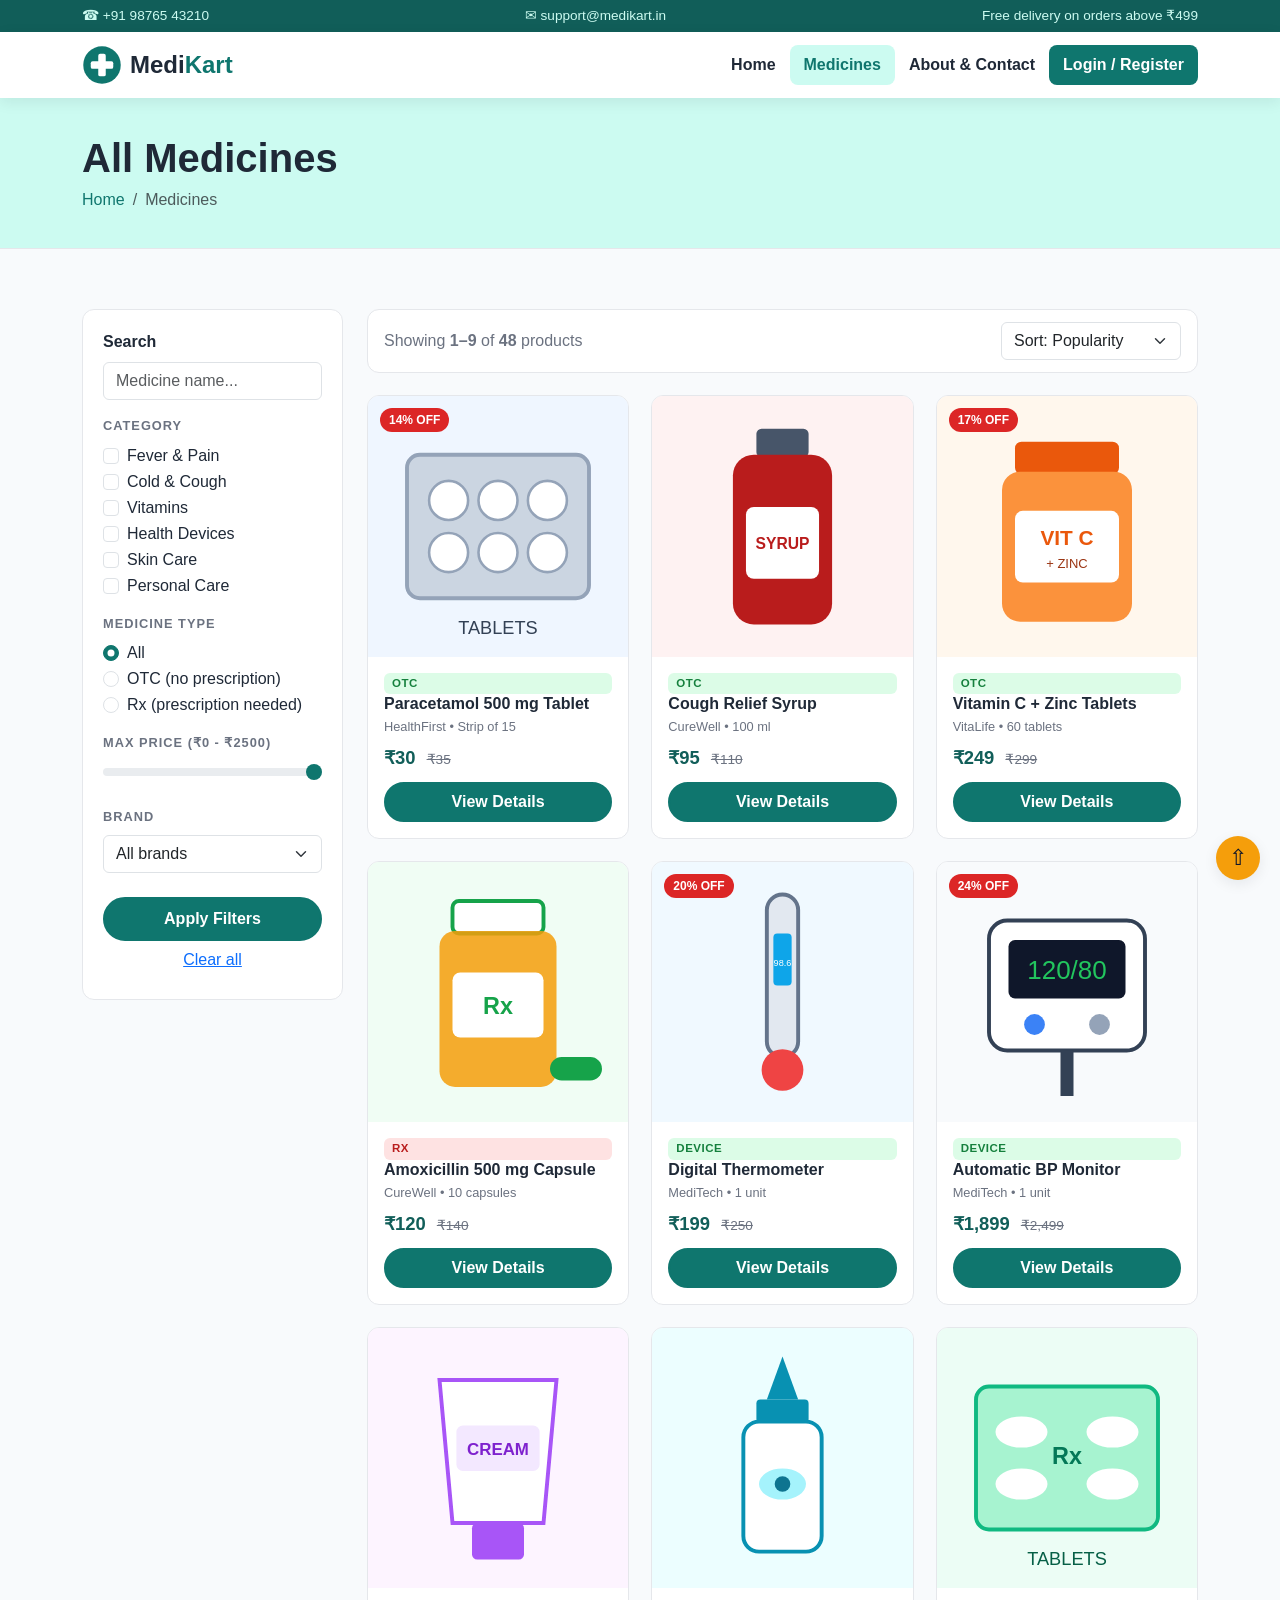
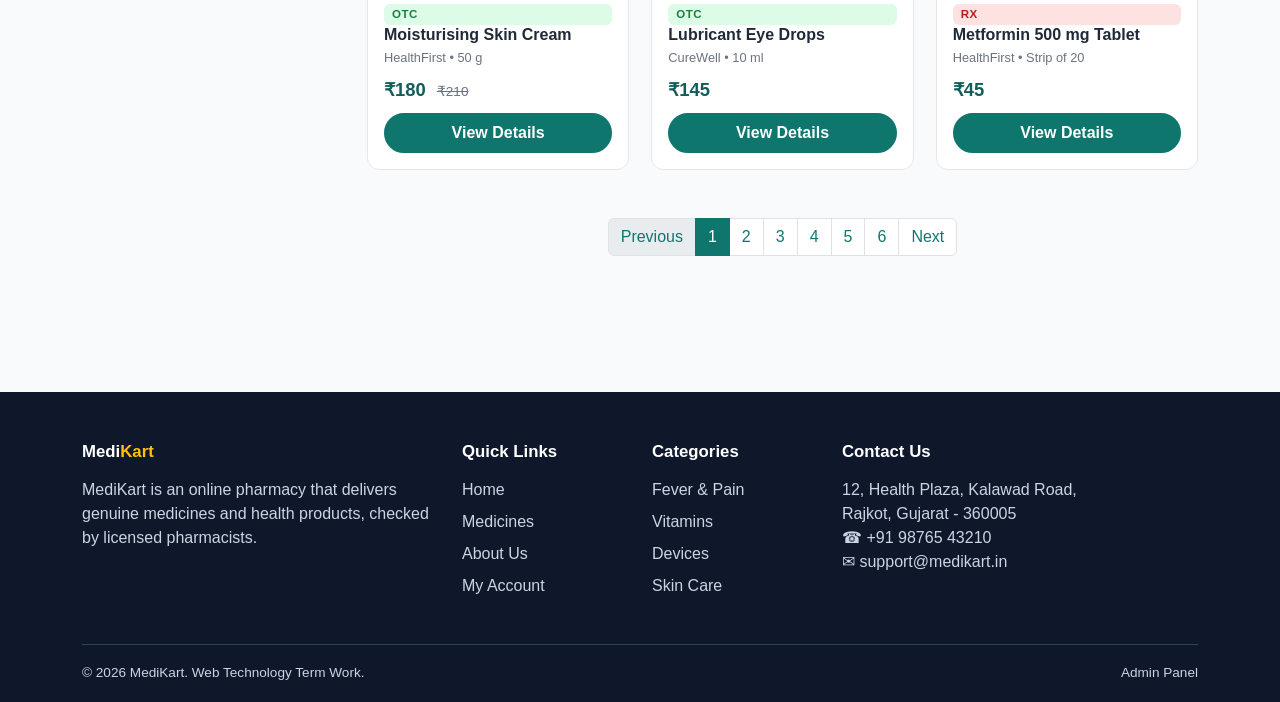
<file: Client/medicines.html>
<!DOCTYPE html>
<!--
    MediKart - Online Pharmacy (College Term Work, Web Technology 01CE1306)
    Page    : Client/medicines.html  (CLIENT 2 - Medicines listing / catalog)
    Uses    : Bootstrap grid, breadcrumb, collapse, form controls (select, checkbox, radio, range), cards, pagination; CSS grid for products
-->
<html lang="en">
<head>
    <meta charset="utf-8">
    <meta name="viewport" content="width=device-width, initial-scale=1">
    <meta name="description" content="Browse and filter all medicines and health products.">
    <title>MediKart | Medicines</title>

    <!-- Bootstrap 5 CSS (CDN) -->
    <link href="https://cdn.jsdelivr.net/npm/bootstrap@5.3.3/dist/css/bootstrap.min.css" rel="stylesheet">
    <!-- Our own stylesheet (loaded after Bootstrap so it can override it) -->
    <link href="../css/style.css" rel="stylesheet">
    <link rel="icon" href="../images/logo.svg" type="image/svg+xml">
</head>
<body id="top">

    <!-- ================= TOP INFO BAR ================= -->
    <div class="top-bar">
        <div class="container top-bar-inner">
            <span>&#9742; +91 98765 43210</span>
            <span>&#9993; support@medikart.in</span>
            <span class="top-bar-note">Free delivery on orders above &#8377;499</span>
        </div>
    </div>

    <!-- ================= HEADER / NAVBAR ================= -->
    <header class="site-header">
        <nav class="navbar navbar-expand-lg">
            <div class="container">
                <a class="navbar-brand brand" href="index.html">
                    <img src="../images/logo.svg" alt="MediKart logo" width="40" height="40">
                    <span>Medi<b>Kart</b></span>
                </a>
                <!-- Hamburger button (shown below 992px) -->
                <button class="navbar-toggler" type="button" data-bs-toggle="collapse" data-bs-target="#mainMenu"
                        aria-controls="mainMenu" aria-expanded="false" aria-label="Toggle navigation">
                    <span class="navbar-toggler-icon"></span>
                </button>
                <div class="collapse navbar-collapse" id="mainMenu">
                    <ul class="navbar-nav ms-auto">
                        <li class="nav-item"><a class="nav-link" href="index.html">Home</a></li>
                        <li class="nav-item"><a class="nav-link active" href="medicines.html">Medicines</a></li>
                        <li class="nav-item"><a class="nav-link" href="contact.html">About &amp; Contact</a></li>
                        <li class="nav-item"><a class="nav-link nav-btn" href="account.html">Login / Register</a></li>
                    </ul>
                </div>
            </div>
        </nav>
    </header>

    <main>
        <!-- ================= PAGE BANNER + BREADCRUMB ================= -->
        <section class="page-banner">
            <div class="container">
                <h1>All Medicines</h1>
                <nav aria-label="breadcrumb">
                    <ol class="breadcrumb">
                        <li class="breadcrumb-item"><a href="index.html">Home</a></li>
                        <li class="breadcrumb-item active" aria-current="page">Medicines</li>
                    </ol>
                </nav>
            </div>
        </section>

        <section class="section">
            <div class="container">
                <div class="row">

                    <!-- ================= FILTER SIDEBAR ================= -->
                    <aside class="col-lg-3 mb-4">
                        <!-- Button only visible on small screens (hidden by media query in style.css) -->
                        <button class="btn btn-outline-brand filter-toggle" type="button" data-bs-toggle="collapse"
                                data-bs-target="#filterPanel" aria-expanded="false" aria-controls="filterPanel">
                            &#9776; Show Filters
                        </button>

                        <div class="collapse" id="filterPanel">
                            <form class="filter-box" action="medicines.html" method="get">
                                <label for="search" class="form-label fw-bold">Search</label>
                                <input type="search" class="form-control" id="search" name="q" placeholder="Medicine name...">

                                <h6>Category</h6>
                                <div class="form-check">
                                    <input class="form-check-input" type="checkbox" id="catPain" name="category" value="pain">
                                    <label class="form-check-label" for="catPain">Fever &amp; Pain</label>
                                </div>
                                <div class="form-check">
                                    <input class="form-check-input" type="checkbox" id="catCold" name="category" value="cold">
                                    <label class="form-check-label" for="catCold">Cold &amp; Cough</label>
                                </div>
                                <div class="form-check">
                                    <input class="form-check-input" type="checkbox" id="catVit" name="category" value="vitamins">
                                    <label class="form-check-label" for="catVit">Vitamins</label>
                                </div>
                                <div class="form-check">
                                    <input class="form-check-input" type="checkbox" id="catDev" name="category" value="devices">
                                    <label class="form-check-label" for="catDev">Health Devices</label>
                                </div>
                                <div class="form-check">
                                    <input class="form-check-input" type="checkbox" id="catSkin" name="category" value="skin">
                                    <label class="form-check-label" for="catSkin">Skin Care</label>
                                </div>
                                <div class="form-check">
                                    <input class="form-check-input" type="checkbox" id="catPersonal" name="category" value="personal">
                                    <label class="form-check-label" for="catPersonal">Personal Care</label>
                                </div>

                                <h6>Medicine Type</h6>
                                <div class="form-check">
                                    <input type="radio" class="form-check-input" id="typeAll" name="type" value="all" checked>
                                    <label class="form-check-label" for="typeAll">All</label>
                                </div>
                                <div class="form-check">
                                    <input type="radio" class="form-check-input" id="typeOtc" name="type" value="otc">
                                    <label class="form-check-label" for="typeOtc">OTC (no prescription)</label>
                                </div>
                                <div class="form-check">
                                    <input type="radio" class="form-check-input" id="typeRx" name="type" value="rx">
                                    <label class="form-check-label" for="typeRx">Rx (prescription needed)</label>
                                </div>

                                <h6><label for="maxPrice">Max Price (&#8377;0 - &#8377;2500)</label></h6>
                                <input type="range" class="form-range" id="maxPrice" name="max_price" min="0" max="2500" step="50" value="2500">

                                <h6>Brand</h6>
                                <select class="form-select" name="brand" aria-label="Brand">
                                    <option value="">All brands</option>
                                    <option>HealthFirst</option>
                                    <option>CureWell</option>
                                    <option>VitaLife</option>
                                    <option>MediTech</option>
                                </select>

                                <button type="submit" class="btn btn-brand w-100 mt-4">Apply Filters</button>
                                <button type="reset" class="btn btn-link w-100">Clear all</button>
                            </form>
                        </div>
                    </aside>

                    <!-- ================= PRODUCT LIST ================= -->
                    <div class="col-lg-9">
                        <!-- Toolbar: result count + sorting -->
                        <div class="list-toolbar">
                            <p>Showing <strong>1&ndash;9</strong> of <strong>48</strong> products</p>
                            <form action="medicines.html" method="get">
                                <label for="sortBy" class="visually-hidden">Sort by</label>
                                <select class="form-select" id="sortBy" name="sort">
                                    <option value="popular">Sort: Popularity</option>
                                    <option value="low">Price: Low to High</option>
                                    <option value="high">Price: High to Low</option>
                                    <option value="new">Newest First</option>
                                </select>
                            </form>
                        </div>

                        <div class="product-grid">
                            <!-- 1 -->
                            <div class="card product-card">
                                <span class="discount-label">14% OFF</span>
                                <img src="../images/tablet-strip.svg" class="card-img-top" alt="Paracetamol 500 mg tablets">
                                <div class="card-body">
                                    <span class="tag tag-otc">OTC</span>
                                    <h5 class="card-title"><a href="medicine-details.html">Paracetamol 500 mg Tablet</a></h5>
                                    <p class="product-meta">HealthFirst &bull; Strip of 15</p>
                                    <p class="price">&#8377;30 <del>&#8377;35</del></p>
                                    <a href="medicine-details.html" class="btn btn-brand">View Details</a>
                                </div>
                            </div>
                            <!-- 2 -->
                            <div class="card product-card">
                                <img src="../images/syrup.svg" class="card-img-top" alt="Cough relief syrup">
                                <div class="card-body">
                                    <span class="tag tag-otc">OTC</span>
                                    <h5 class="card-title"><a href="medicine-details.html">Cough Relief Syrup</a></h5>
                                    <p class="product-meta">CureWell &bull; 100 ml</p>
                                    <p class="price">&#8377;95 <del>&#8377;110</del></p>
                                    <a href="medicine-details.html" class="btn btn-brand">View Details</a>
                                </div>
                            </div>
                            <!-- 3 -->
                            <div class="card product-card">
                                <span class="discount-label">17% OFF</span>
                                <img src="../images/vitamin-jar.svg" class="card-img-top" alt="Vitamin C and Zinc tablets">
                                <div class="card-body">
                                    <span class="tag tag-otc">OTC</span>
                                    <h5 class="card-title"><a href="medicine-details.html">Vitamin C + Zinc Tablets</a></h5>
                                    <p class="product-meta">VitaLife &bull; 60 tablets</p>
                                    <p class="price">&#8377;249 <del>&#8377;299</del></p>
                                    <a href="medicine-details.html" class="btn btn-brand">View Details</a>
                                </div>
                            </div>
                            <!-- 4 -->
                            <div class="card product-card">
                                <img src="../images/capsule-bottle.svg" class="card-img-top" alt="Amoxicillin 500 mg capsules">
                                <div class="card-body">
                                    <span class="tag tag-rx">Rx</span>
                                    <h5 class="card-title"><a href="medicine-details.html">Amoxicillin 500 mg Capsule</a></h5>
                                    <p class="product-meta">CureWell &bull; 10 capsules</p>
                                    <p class="price">&#8377;120 <del>&#8377;140</del></p>
                                    <a href="medicine-details.html" class="btn btn-brand">View Details</a>
                                </div>
                            </div>
                            <!-- 5 -->
                            <div class="card product-card">
                                <span class="discount-label">20% OFF</span>
                                <img src="../images/thermometer.svg" class="card-img-top" alt="Digital thermometer">
                                <div class="card-body">
                                    <span class="tag tag-otc">Device</span>
                                    <h5 class="card-title"><a href="medicine-details.html">Digital Thermometer</a></h5>
                                    <p class="product-meta">MediTech &bull; 1 unit</p>
                                    <p class="price">&#8377;199 <del>&#8377;250</del></p>
                                    <a href="medicine-details.html" class="btn btn-brand">View Details</a>
                                </div>
                            </div>
                            <!-- 6 -->
                            <div class="card product-card">
                                <span class="discount-label">24% OFF</span>
                                <img src="../images/bp-monitor.svg" class="card-img-top" alt="Automatic BP monitor">
                                <div class="card-body">
                                    <span class="tag tag-otc">Device</span>
                                    <h5 class="card-title"><a href="medicine-details.html">Automatic BP Monitor</a></h5>
                                    <p class="product-meta">MediTech &bull; 1 unit</p>
                                    <p class="price">&#8377;1,899 <del>&#8377;2,499</del></p>
                                    <a href="medicine-details.html" class="btn btn-brand">View Details</a>
                                </div>
                            </div>
                            <!-- 7 -->
                            <div class="card product-card">
                                <img src="../images/cream-tube.svg" class="card-img-top" alt="Moisturising skin cream">
                                <div class="card-body">
                                    <span class="tag tag-otc">OTC</span>
                                    <h5 class="card-title"><a href="medicine-details.html">Moisturising Skin Cream</a></h5>
                                    <p class="product-meta">HealthFirst &bull; 50 g</p>
                                    <p class="price">&#8377;180 <del>&#8377;210</del></p>
                                    <a href="medicine-details.html" class="btn btn-brand">View Details</a>
                                </div>
                            </div>
                            <!-- 8 -->
                            <div class="card product-card">
                                <img src="../images/eye-drops.svg" class="card-img-top" alt="Lubricant eye drops">
                                <div class="card-body">
                                    <span class="tag tag-otc">OTC</span>
                                    <h5 class="card-title"><a href="medicine-details.html">Lubricant Eye Drops</a></h5>
                                    <p class="product-meta">CureWell &bull; 10 ml</p>
                                    <p class="price">&#8377;145</p>
                                    <a href="medicine-details.html" class="btn btn-brand">View Details</a>
                                </div>
                            </div>
                            <!-- 9 -->
                            <div class="card product-card">
                                <img src="../images/tablet-strip-green.svg" class="card-img-top" alt="Metformin 500 mg tablets">
                                <div class="card-body">
                                    <span class="tag tag-rx">Rx</span>
                                    <h5 class="card-title"><a href="medicine-details.html">Metformin 500 mg Tablet</a></h5>
                                    <p class="product-meta">HealthFirst &bull; Strip of 20</p>
                                    <p class="price">&#8377;45</p>
                                    <a href="medicine-details.html" class="btn btn-brand">View Details</a>
                                </div>
                            </div>
                        </div>

                        <!-- ================= PAGINATION ================= -->
                        <nav aria-label="Product pages" class="mt-5">
                            <ul class="pagination justify-content-center">
                                <li class="page-item disabled"><a class="page-link" href="#">Previous</a></li>
                                <li class="page-item active"><a class="page-link" href="#">1</a></li>
                                <li class="page-item"><a class="page-link" href="#">2</a></li>
                                <li class="page-item"><a class="page-link" href="#">3</a></li>
                                <li class="page-item"><a class="page-link" href="#">4</a></li>
                                <li class="page-item"><a class="page-link" href="#">5</a></li>
                                <li class="page-item"><a class="page-link" href="#">6</a></li>
                                <li class="page-item"><a class="page-link" href="#">Next</a></li>
                            </ul>
                        </nav>
                    </div>
                </div>
            </div>
        </section>
    </main>

    <!-- ================= FOOTER ================= -->
    <footer class="site-footer">
        <div class="container">
            <div class="row">
                <div class="col-md-6 col-lg-4 footer-col">
                    <h5>Medi<span class="text-warning">Kart</span></h5>
                    <p>MediKart is an online pharmacy that delivers genuine medicines and health products, checked by licensed pharmacists.</p>
                </div>
                <div class="col-6 col-md-3 col-lg-2 footer-col">
                    <h5>Quick Links</h5>
                    <ul class="list-unstyled">
                        <li><a href="index.html">Home</a></li>
                        <li><a href="medicines.html">Medicines</a></li>
                        <li><a href="contact.html">About Us</a></li>
                        <li><a href="account.html">My Account</a></li>
                    </ul>
                </div>
                <div class="col-6 col-md-3 col-lg-2 footer-col">
                    <h5>Categories</h5>
                    <ul class="list-unstyled">
                        <li><a href="medicines.html">Fever &amp; Pain</a></li>
                        <li><a href="medicines.html">Vitamins</a></li>
                        <li><a href="medicines.html">Devices</a></li>
                        <li><a href="medicines.html">Skin Care</a></li>
                    </ul>
                </div>
                <div class="col-md-6 col-lg-4 footer-col">
                    <h5>Contact Us</h5>
                    <address>
                        12, Health Plaza, Kalawad Road,<br>Rajkot, Gujarat - 360005<br>
                        &#9742; +91 98765 43210<br>
                        &#9993; support@medikart.in
                    </address>
                </div>
            </div>
            <div class="footer-bottom">
                <span>&copy; 2026 MediKart. Web Technology Term Work.</span>
                <a href="../Admin/dashboard.html">Admin Panel</a>
            </div>
        </div>
    </footer>

    <!-- Back to top button -->
    <a href="#top" class="back-to-top" title="Back to top">&#8679;</a>

    <!-- Bootstrap JS bundle (needed for navbar toggle, carousel, modal, collapse) -->
    <script src="https://cdn.jsdelivr.net/npm/bootstrap@5.3.3/dist/js/bootstrap.bundle.min.js"></script>
</body>
</html>
</file>
<file: css/style.css>
/* ==========================================================================
   MediKart - Online Pharmacy
   File    : css/style.css
   Purpose : Common styles + CLIENT side styles (used by the 5 client pages)
   Topics  : CSS variables, selectors, pseudo-classes / pseudo-elements,
             box model, backgrounds, borders, text effects, 2D transforms,
             transitions, animations, positioning, flexbox, CSS grid,
             multi-column layout and media queries.
   Note    : Bootstrap 5.3.3 (CDN) is loaded before this file, so the rules
             written here customise / extend Bootstrap.
   ========================================================================== */


/* ---------- 1. CSS VARIABLES (global theme colours) ---------- */
:root {
    --primary: #0f766e;        /* main teal colour            */
    --primary-dark: #115e59;   /* hover / dark teal            */
    --primary-light: #ccfbf1;  /* light teal backgrounds       */
    --accent: #f59e0b;         /* orange highlight colour      */
    --danger: #dc2626;
    --text: #1f2937;
    --muted: #6b7280;
    --bg: #f8fafc;
    --white: #ffffff;
    --border: #e5e7eb;
    --dark: #0f172a;
    --radius: 12px;
    --shadow: 0 4px 14px rgba(15, 23, 42, 0.08);
    --transition: all 0.3s ease;

    /* Bootstrap accordion colours changed through its own variables */
    --bs-accordion-active-bg: var(--primary-light);
    --bs-accordion-active-color: var(--primary-dark);
}


/* ---------- 2. BASE / ELEMENT SELECTORS ---------- */
body {
    font-family: "Segoe UI", Arial, Helvetica, sans-serif;
    color: var(--text);
    background-color: var(--bg);
}

h1, h2, h3, h4, h5 {
    font-weight: 700;
}

/* Plain element selector (low specificity, so Bootstrap .btn colours still win) */
a {
    color: var(--primary);
    text-decoration: none;
}

/* Pseudo-element: colour of text selected by the user */
::selection {
    background-color: var(--primary);
    color: var(--white);
}

img {
    max-width: 100%;
    height: auto;     /* keeps image ratio when it shrinks */
}


/* ---------- 3. TOP INFO BAR ---------- */
.top-bar {
    background-color: var(--primary-dark);
    color: var(--primary-light);
    font-size: 0.85rem;
    padding: 6px 0;
}

.top-bar-inner {
    display: flex;                 /* flexbox */
    flex-wrap: wrap;
    justify-content: space-between;
    gap: 6px 20px;
}


/* ---------- 4. HEADER / NAVBAR (Bootstrap .navbar customised) ---------- */
.site-header {
    position: sticky;              /* positioning: stays on top while scrolling */
    top: 0;
    z-index: 1000;
    background-color: var(--white);
    box-shadow: var(--shadow);
}

.brand {
    display: flex;
    align-items: center;
    gap: 8px;
    font-size: 1.5rem;
    font-weight: 700;
    color: var(--text) !important;
}

.brand b {
    color: var(--primary);
}

.site-header .nav-link {
    font-weight: 600;
    color: var(--text);
    padding: 8px 14px !important;
    border-radius: 8px;
    transition: var(--transition);
}

.site-header .nav-link:hover,
.site-header .nav-link.active {
    color: var(--primary);
    background-color: var(--primary-light);
}

/* Login button in the menu */
.site-header .nav-link.nav-btn {
    background-color: var(--primary);
    color: var(--white);
}

.site-header .nav-link.nav-btn:hover {
    background-color: var(--primary-dark);
    color: var(--white);
}

.navbar-toggler:focus {
    box-shadow: none;
}


/* ---------- 5. BUTTONS (custom brand buttons) ---------- */
.btn-brand {
    background-color: var(--primary);
    color: var(--white);
    border: 2px solid var(--primary);
    border-radius: 30px;
    padding: 8px 22px;
    font-weight: 600;
    transition: var(--transition);
}

.btn-brand:hover {
    background-color: var(--primary-dark);
    border-color: var(--primary-dark);
    color: var(--white);
    transform: translateY(-2px);   /* 2D transform */
}

.btn-outline-brand {
    background-color: transparent;
    color: var(--primary);
    border: 2px solid var(--primary);
    border-radius: 30px;
    padding: 8px 22px;
    font-weight: 600;
    transition: var(--transition);
}

.btn-outline-brand:hover {
    background-color: var(--primary);
    color: var(--white);
}

.btn-accent {
    background-color: var(--accent);
    color: var(--dark);
    border-radius: 30px;
    padding: 8px 22px;
    font-weight: 700;
    border: none;
    transition: var(--transition);
}

.btn-accent:hover {
    background-color: #d97706;
    color: var(--white);
}


/* ---------- 6. SECTIONS & TITLES ---------- */
.section {
    padding: 60px 0;
}

.section-white {
    background-color: var(--white);
}

.section-title {
    text-align: center;
    margin-bottom: 40px;
}

.section-title h2 {
    position: relative;
    display: inline-block;
    padding-bottom: 12px;
}

/* Pseudo-element ::after draws the small underline below the title */
.section-title h2::after {
    content: "";
    position: absolute;           /* positioned relative to the h2 */
    left: 25%;
    bottom: 0;
    width: 50%;
    height: 4px;
    border-radius: 4px;
    background-color: var(--accent);
}

.section-title p {
    color: var(--muted);
    margin: 0;
}


/* ---------- 7. HOME: HERO CAROUSEL ---------- */
.hero-slide {
    padding: 60px 0;
    min-height: 420px;
}

.hero-slide.slide-1 { background-color: var(--primary-light); }
.hero-slide.slide-2 { background-color: #fef3c7; }
.hero-slide.slide-3 { background-color: #e0f2fe; }

.hero-text h1 {
    color: var(--dark);
    animation: fadeUp 1s ease;     /* animation (see @keyframes below) */
}

.hero-text h1 span {
    color: var(--primary);
}

.hero-text p {
    font-size: 1.1rem;
    color: var(--muted);
    animation: fadeUp 1.4s ease;
}

.hero-img {
    animation: floatUpDown 4s ease-in-out infinite;
}

/* Small pill above the heading */
.hero-tag {
    display: inline-block;
    background-color: var(--white);
    color: var(--primary);
    padding: 4px 14px;
    border-radius: 20px;
    font-size: 0.85rem;
    font-weight: 600;
    margin-bottom: 14px;
    border: 1px solid var(--primary);
}

/* Carousel arrows: narrow, and hidden below 1200px so they never cover text */
.carousel-control-prev,
.carousel-control-next {
    width: 50px;
}

@media (max-width: 1199.98px) {
    .carousel-control-prev,
    .carousel-control-next {
        display: none;
    }
}

/* Carousel arrows dark so they are visible on light slides */
.carousel-control-prev-icon,
.carousel-control-next-icon {
    background-color: var(--primary);
    border-radius: 50%;
    padding: 18px;
    background-size: 50%;
}

.carousel-indicators [data-bs-target] {
    background-color: var(--primary);
}


/* ---------- 8. HOME: FEATURES STRIP (CSS GRID) ---------- */
.feature-grid {
    display: grid;
    grid-template-columns: 1fr;            /* phones: 1 column */
    gap: 20px;
    margin-top: -40px;             /* overlaps the hero a little */
    position: relative;
    z-index: 5;
}

.feature-box {
    background-color: var(--white);
    border-radius: var(--radius);
    box-shadow: var(--shadow);
    padding: 22px;
    display: flex;
    gap: 14px;
    align-items: center;
    transition: var(--transition);
}

.feature-box:hover {
    transform: translateY(-6px);
}

.feature-icon {
    flex-shrink: 0;
    width: 52px;
    height: 52px;
    border-radius: 50%;
    background-color: var(--primary-light);
    color: var(--primary);
    font-size: 1.5rem;
    display: flex;
    align-items: center;
    justify-content: center;
}

.feature-box h5 {
    margin: 0 0 2px;
    font-size: 1rem;
}

.feature-box p {
    margin: 0;
    font-size: 0.85rem;
    color: var(--muted);
}


/* ---------- 9. CATEGORY CARDS ---------- */
.category-grid {
    display: grid;
    grid-template-columns: repeat(auto-fill, minmax(150px, 1fr));
    gap: 18px;
}

.category-card {
    display: block;
    background-color: var(--white);
    border: 1px solid var(--border);
    border-radius: var(--radius);
    padding: 18px 12px;
    text-align: center;
    color: var(--text) !important;
    transition: var(--transition);
}

.category-card img {
    width: 80px;
    height: 80px;
    border-radius: 50%;
    margin-bottom: 10px;
    transition: var(--transition);
}

.category-card:hover {
    border-color: var(--primary);
    box-shadow: var(--shadow);
}

.category-card:hover img {
    transform: scale(1.1) rotate(-5deg);   /* multiple 2D transforms */
}

.category-card h6 {
    margin: 0;
    font-weight: 600;
}


/* ---------- 10. PRODUCT CARDS (used on home, listing, details) ---------- */
.product-grid {
    display: grid;
    grid-template-columns: repeat(auto-fill, minmax(210px, 1fr));
    gap: 22px;
}

.product-card {
    border: 1px solid var(--border);
    border-radius: var(--radius);
    overflow: hidden;
    height: 100%;
    position: relative;
    transition: var(--transition);
}

.product-card:hover {
    box-shadow: 0 10px 25px rgba(15, 23, 42, 0.12);
    transform: translateY(-4px);
}

.product-card .card-img-top {
    transition: transform 0.4s ease;
}

.product-card:hover .card-img-top {
    transform: scale(1.06);
}

.product-card .card-body {
    display: flex;
    flex-direction: column;
}

.product-card .card-title {
    font-size: 1rem;
    margin-bottom: 4px;
    /* text effect: long names end with "..." */
    white-space: nowrap;
    overflow: hidden;
    text-overflow: ellipsis;
}

.product-card .card-title a {
    color: var(--text);
}

.product-meta {
    font-size: 0.8rem;
    color: var(--muted);
    margin-bottom: 8px;
}

.product-card .btn-brand {
    margin-top: auto;               /* pushes button to card bottom */
    width: 100%;
    padding: 6px 12px;
}

/* Discount label positioned on the top-left corner of the card */
.discount-label {
    position: absolute;
    top: 12px;
    left: 12px;
    z-index: 2;
    background-color: var(--danger);
    color: var(--white);
    font-size: 0.75rem;
    font-weight: 700;
    padding: 3px 9px;
    border-radius: 20px;
}

/* Small coloured tags (Rx / OTC / In stock) */
.tag {
    display: inline-block;
    font-size: 0.72rem;
    font-weight: 700;
    padding: 2px 8px;
    border-radius: 6px;
    text-transform: uppercase;
    letter-spacing: 0.5px;
}

.tag-rx    { background-color: #fee2e2; color: #b91c1c; }
.tag-otc   { background-color: #dcfce7; color: #15803d; }
.tag-stock { background-color: var(--primary-light); color: var(--primary-dark); }

.price {
    font-size: 1.15rem;
    font-weight: 700;
    color: var(--primary-dark);
    margin-bottom: 10px;
}

.price del {
    font-size: 0.85rem;
    font-weight: 400;
    color: var(--muted);
    margin-left: 6px;
}


/* ---------- 11. HOME: HOW TO ORDER STEPS ---------- */
.steps {
    list-style: none;
    padding: 0;
    margin: 0;
    display: grid;
    grid-template-columns: repeat(auto-fit, minmax(200px, 1fr));
    gap: 24px;
}

.steps li {
    text-align: center;
    padding: 20px;
}

.step-num {
    width: 60px;
    height: 60px;
    margin: 0 auto 12px;
    border-radius: 50%;
    border: 3px dashed var(--primary);
    color: var(--primary);
    font-size: 1.5rem;
    font-weight: 700;
    display: flex;
    align-items: center;
    justify-content: center;
}

.steps p {
    color: var(--muted);
    font-size: 0.9rem;
}


/* ---------- 12. TESTIMONIALS ---------- */
.testimonial {
    background-color: var(--white);
    border-left: 5px solid var(--primary);
    border-radius: var(--radius);
    padding: 24px;
    box-shadow: var(--shadow);
    height: 100%;
    margin: 0;
}

.testimonial .blockquote {
    font-size: 1rem;
    font-style: italic;
}

.stars {
    color: var(--accent);
    letter-spacing: 2px;
}


/* ---------- 13. CALL-TO-ACTION BOX (jumbotron style) ---------- */
.cta-box {
    background-color: var(--primary);
    /* background image: the logo SVG placed on the right side */
    background-image: url("../images/logo.svg");
    background-repeat: no-repeat;
    background-position: right 30px center;
    background-size: 140px;
    color: var(--white);
}

.cta-box h2 {
    text-shadow: 2px 2px 4px rgba(0, 0, 0, 0.25);   /* text effect */
}


/* ---------- 14. PAGE BANNER + BREADCRUMB (inner pages) ---------- */
.page-banner {
    background-color: var(--primary-light);
    padding: 36px 0;
    border-bottom: 1px solid var(--border);
}

.page-banner h1 {
    margin-bottom: 6px;
}

.page-banner .breadcrumb {
    margin: 0;
}


/* ---------- 15. MEDICINES LISTING: FILTERS + TOOLBAR ---------- */
.filter-box {
    background-color: var(--white);
    border: 1px solid var(--border);
    border-radius: var(--radius);
    padding: 20px;
    position: sticky;
    top: 90px;
}

.filter-box h6 {
    font-weight: 700;
    margin: 18px 0 10px;
    text-transform: uppercase;
    font-size: 0.8rem;
    letter-spacing: 1px;
    color: var(--muted);
}

.filter-toggle {
    width: 100%;
    margin-bottom: 16px;
}

/* On large screens the filter panel is always visible and the
   "Show filters" button is hidden (media query) */
@media (min-width: 992px) {
    #filterPanel {
        display: block;
    }
    .filter-toggle {
        display: none;
    }
}

.list-toolbar {
    display: flex;
    flex-wrap: wrap;
    justify-content: space-between;
    align-items: center;
    gap: 12px;
    background-color: var(--white);
    border: 1px solid var(--border);
    border-radius: var(--radius);
    padding: 12px 16px;
    margin-bottom: 22px;
}

.list-toolbar p {
    margin: 0;
    color: var(--muted);
}

.list-toolbar .form-select {
    width: auto;
}

.pagination .page-link {
    color: var(--primary);
}

.pagination .page-item.active .page-link {
    background-color: var(--primary);
    border-color: var(--primary);
    color: var(--white);
}


/* ---------- 16. MEDICINE DETAILS ---------- */
.detail-image {
    background-color: var(--white);
    border: 1px solid var(--border);
    border-radius: var(--radius);
    padding: 20px;
    text-align: center;
}

.thumb-list {
    display: flex;
    gap: 10px;
    justify-content: center;
    margin-top: 14px;
}

.thumb-list img {
    width: 70px;
    border-radius: 8px;
    border: 2px solid var(--border);
    cursor: pointer;
    opacity: 0.7;
    transition: var(--transition);
}

.thumb-list img:hover {
    opacity: 1;
    border-color: var(--primary);
}

.price-big {
    font-size: 2rem;
    font-weight: 700;
    color: var(--primary-dark);
}

.price-big del {
    font-size: 1.1rem;
    color: var(--muted);
    font-weight: 400;
}

.price-big mark {
    font-size: 0.95rem;
    background-color: #dcfce7;
    color: #15803d;
    border-radius: 6px;
}

.qty-input {
    max-width: 100px;
}

.info-note {
    background-color: #fffbeb;
    border: 1px dashed var(--accent);
    border-radius: 10px;
    padding: 12px 16px;
    font-size: 0.9rem;
}


/* ---------- 17. DATA TABLE (plain HTML table styled with CSS) ---------- */
.table-wrap {
    overflow-x: auto;               /* horizontal scroll on small screens */
}

.data-table {
    width: 100%;
    border-collapse: collapse;
    background-color: var(--white);
}

.data-table caption {
    caption-side: top;
    font-weight: 700;
    color: var(--text);
    padding-bottom: 10px;
}

.data-table th,
.data-table td {
    border: 1px solid var(--border);
    padding: 10px 14px;
    text-align: left;
    vertical-align: middle;
}

.data-table th {
    background-color: var(--primary-light);
    color: var(--primary-dark);
}

.data-table tbody tr:hover {
    background-color: #f1f5f9;
}


/* ---------- 18. FORMS (login / register / contact) ---------- */
.form-control:focus,
.form-select:focus,
.form-check-input:focus {
    border-color: var(--primary);
    box-shadow: 0 0 0 0.2rem rgba(15, 118, 110, 0.2);
}

.form-check-input:checked {
    background-color: var(--primary);
    border-color: var(--primary);
}

.form-range::-webkit-slider-thumb {
    background-color: var(--primary);
}

/* Required fields get a red star using ::after */
.required::after {
    content: " *";
    color: var(--danger);
}

.auth-card {
    border: none;
    border-radius: var(--radius);
    box-shadow: var(--shadow);
    height: 100%;
}

.auth-card .card-header {
    background-color: var(--primary);
    color: var(--white);
    border-radius: var(--radius) var(--radius) 0 0;
    padding: 16px 20px;
}

.auth-card .card-header h2 {
    font-size: 1.4rem;
    margin: 0;
}

.auth-card.register .card-header {
    background-color: var(--dark);
}

.divider-text {
    text-align: center;
    color: var(--muted);
    font-size: 0.85rem;
    margin: 16px 0;
}


/* JavaScript validation messages (js/validation.js) */
.form-message {
    border-radius: 8px;
    padding: 10px 14px;
    margin-bottom: 14px;
    font-size: 0.92rem;
    font-weight: 600;
    animation: fadeUp 0.4s ease;
}

.form-message.error {
    background-color: #fee2e2;
    color: #991b1b;
    border: 1px solid #fca5a5;
}

.form-message.success {
    background-color: #dcfce7;
    color: #166534;
    border: 1px solid #86efac;
}


/* ---------- 19. ABOUT & CONTACT ---------- */
/* Multi-column layout for the about text */
.about-columns {
    column-count: 1;
    column-gap: 40px;
    column-rule: 1px solid var(--border);
}

.about-columns p::first-letter {
    /* pseudo-element: bigger first letter */
    font-size: 1.6rem;
    font-weight: 700;
    color: var(--primary);
}

.stat-grid {
    display: grid;
    grid-template-columns: repeat(auto-fit, minmax(150px, 1fr));
    gap: 18px;
}

.stat-box {
    background-color: var(--white);
    border-radius: var(--radius);
    padding: 22px;
    text-align: center;
    box-shadow: var(--shadow);
}

.stat-box h3 {
    color: var(--primary);
    font-size: 2rem;
    margin: 0;
}

.stat-box p {
    margin: 0;
    color: var(--muted);
}

.team-card {
    text-align: center;
    border: none;
    border-radius: var(--radius);
    box-shadow: var(--shadow);
    padding: 24px 16px;
    height: 100%;
    transition: var(--transition);
}

.team-card img {
    width: 100px;
    height: 100px;
    border-radius: 50%;
    border: 4px solid var(--primary-light);
    margin: 0 auto 12px;
}

.team-card:hover {
    transform: translateY(-5px);
}

.contact-info .list-group-item {
    display: flex;
    gap: 12px;
    align-items: flex-start;
    padding: 16px;
}

.contact-icon {
    font-size: 1.3rem;
    color: var(--primary);
}

.map-frame {
    width: 100%;
    height: 320px;
    border: 0;
    border-radius: var(--radius);
}


/* ---------- 20. FOOTER ---------- */
.site-footer {
    background-color: var(--dark);
    color: #cbd5e1;
    padding-top: 50px;
    margin-top: 60px;
}

.site-footer h5 {
    color: var(--white);
    font-size: 1.05rem;
    margin-bottom: 16px;
}

.site-footer a {
    transition: var(--transition);
}

/* Pseudo-classes for footer links (LVHA order: link, visited, hover, active) */
.site-footer a:link,
.site-footer a:visited {
    color: #cbd5e1;
}

.site-footer a:hover {
    color: var(--accent);
    padding-left: 4px;
}

.site-footer a:active {
    color: var(--white);
}

.site-footer .list-unstyled li {
    margin-bottom: 8px;
}

.footer-col {
    margin-bottom: 30px;
}

.footer-bottom {
    border-top: 1px solid #334155;
    padding: 18px 0;
    font-size: 0.85rem;
    display: flex;
    flex-wrap: wrap;
    justify-content: space-between;
    gap: 10px;
}

/* "Back to top" button fixed to the bottom-right corner */
.back-to-top {
    position: fixed;
    right: 20px;
    bottom: 20px;
    z-index: 999;
    width: 44px;
    height: 44px;
    border-radius: 50%;
    background-color: var(--accent);
    color: var(--dark) !important;
    font-size: 1.4rem;
    display: flex;
    align-items: center;
    justify-content: center;
    box-shadow: var(--shadow);
    transition: var(--transition);
}

.back-to-top:hover {
    transform: scale(1.1);
}


/* ---------- 21. ANIMATIONS (@keyframes) ---------- */
@keyframes fadeUp {
    from {
        opacity: 0;
        transform: translateY(25px);
    }
    to {
        opacity: 1;
        transform: translateY(0);
    }
}

@keyframes floatUpDown {
    0%   { transform: translateY(0); }
    50%  { transform: translateY(-14px); }
    100% { transform: translateY(0); }
}


/* ---------- 22. MEDIA QUERIES (responsive tweaks) ---------- */

/* Small tablets: 2 feature boxes per row */
@media (min-width: 576px) {
    .feature-grid {
        grid-template-columns: repeat(2, 1fr);
    }
}

/* Desktops: 4 feature boxes per row */
@media (min-width: 992px) {
    .feature-grid {
        grid-template-columns: repeat(4, 1fr);
    }
}

/* Tablets and up */
@media (min-width: 768px) {
    .about-columns {
        column-count: 2;            /* 2 text columns on wider screens */
    }
}

/* Below large screens: navbar menu opens as a vertical list */
@media (max-width: 991.98px) {
    .site-header .navbar-nav {
        padding: 10px 0;
        gap: 4px;
    }
    .hero-slide {
        text-align: center;
    }
    .hero-img {
        max-width: 260px;
        margin-top: 24px;
    }
    .filter-box {
        position: static;
    }
}

/* Phones */
@media (max-width: 575.98px) {
    .section {
        padding: 40px 0;
    }
    .hero-slide {
        padding: 40px 0 60px;
        min-height: auto;
    }
    .display-5 {
        font-size: 1.8rem;
    }
    .top-bar-note {
        display: none;
    }
    .cta-box {
        background-image: none;
    }
    .product-grid {
        grid-template-columns: repeat(2, 1fr);   /* 2 products per row */
        gap: 12px;
    }
    .product-card .card-body {
        padding: 10px;
    }
    .price-big {
        font-size: 1.6rem;
    }
}
</file>
<file: css/admin.css>
/* ==========================================================================
   MediKart - Online Pharmacy
   File    : css/admin.css
   Purpose : ADMIN side layout and components (used by the 5 admin pages)
   Note    : Loaded AFTER css/style.css, so all CSS variables, buttons,
             .data-table, .tag and form styles from style.css are reused here.
   Layout  : Sidebar + main area using CSS grid (desktop) and a collapsible
             sidebar menu (Bootstrap collapse) on mobile / tablet.
   ========================================================================== */


/* ---------- 1. ADMIN VARIABLES ---------- */
:root {
    --sidebar-bg: #0f172a;
    --sidebar-link: #94a3b8;
    --sidebar-width: 250px;
}

.admin-body {
    background-color: #f1f5f9;
}


/* ---------- 2. PAGE LAYOUT (sidebar + main) ---------- */
.admin-wrapper {
    min-height: 100vh;
}

/* Desktop: two-column CSS grid -> fixed-width sidebar | flexible main area */
@media (min-width: 992px) {
    .admin-wrapper {
        display: grid;
        grid-template-columns: var(--sidebar-width) 1fr;
    }
}


/* ---------- 3. SIDEBAR ---------- */
.admin-sidebar {
    background-color: var(--sidebar-bg);
    color: var(--white);
    padding: 16px;
}

@media (min-width: 992px) {
    .admin-sidebar {
        position: sticky;           /* sidebar stays while content scrolls */
        top: 0;
        height: 100vh;
        overflow-y: auto;
    }
    /* menu always open on desktop, toggle button hidden */
    #adminMenu {
        display: block;
    }
    .sidebar-toggle {
        display: none;
    }
}

.sidebar-top {
    display: flex;
    justify-content: space-between;
    align-items: center;
}

.admin-sidebar .brand {
    color: var(--white) !important;
    font-size: 1.3rem;
}

.admin-sidebar .brand small {
    font-size: 0.7rem;
    background-color: var(--accent);
    color: var(--dark);
    padding: 2px 6px;
    border-radius: 4px;
    font-weight: 700;
}

.sidebar-toggle {
    background: none;
    border: 1px solid #334155;
    color: var(--white);
    font-size: 1.3rem;
    border-radius: 8px;
    padding: 2px 12px;
}

.sidebar-label {
    font-size: 0.7rem;
    text-transform: uppercase;
    letter-spacing: 1.5px;
    color: #64748b;
    margin: 24px 0 8px 10px;
}

.admin-sidebar .nav-link {
    color: var(--sidebar-link);
    border-radius: 8px;
    padding: 10px 12px;
    margin-bottom: 4px;
    display: flex;
    gap: 10px;
    align-items: center;
    transition: var(--transition);
}

.admin-sidebar .nav-link:hover {
    background-color: #1e293b;
    color: var(--white);
    transform: translateX(4px);
}

.admin-sidebar .nav-link.active {
    background-color: var(--primary);
    color: var(--white);
}

.admin-sidebar .nav-link.logout:hover {
    background-color: var(--danger);
}


/* ---------- 4. TOP BAR ---------- */
.admin-topbar {
    background-color: var(--white);
    padding: 14px 24px;
    display: flex;
    flex-wrap: wrap;
    justify-content: space-between;
    align-items: center;
    gap: 12px;
    border-bottom: 1px solid var(--border);
}

.admin-topbar h1 {
    font-size: 1.4rem;
    margin: 0;
}

.admin-topbar .breadcrumb {
    margin: 0;
    font-size: 0.85rem;
}

.admin-user {
    display: flex;
    align-items: center;
    gap: 10px;
    font-size: 0.9rem;
}

.admin-user img {
    width: 40px;
    height: 40px;
    border-radius: 50%;
}

.admin-content {
    padding: 24px;
}


/* ---------- 5. PANELS (white boxes) ---------- */
.panel {
    background-color: var(--white);
    border-radius: var(--radius);
    box-shadow: var(--shadow);
    padding: 20px;
    margin-bottom: 24px;
}

.panel-head {
    display: flex;
    flex-wrap: wrap;
    justify-content: space-between;
    align-items: center;
    gap: 10px;
    margin-bottom: 16px;
}

.panel-head h2 {
    font-size: 1.1rem;
    margin: 0;
}


/* ---------- 6. STAT CARDS (CSS grid) ---------- */
.stat-cards {
    display: grid;
    grid-template-columns: repeat(auto-fit, minmax(210px, 1fr));
    gap: 20px;
    margin-bottom: 24px;
}

.stat-card {
    background-color: var(--white);
    border-radius: var(--radius);
    box-shadow: var(--shadow);
    padding: 20px;
    border-top: 4px solid var(--primary);
    transition: var(--transition);
}

.stat-card:hover {
    transform: translateY(-4px);
}

.stat-card p {
    margin: 0;
    color: var(--muted);
    font-size: 0.85rem;
    text-transform: uppercase;
    letter-spacing: 1px;
}

.stat-card h3 {
    font-size: 1.8rem;
    margin: 6px 0;
}

.stat-card small {
    font-weight: 600;
}

.stat-card.orange { border-top-color: var(--accent); }
.stat-card.blue   { border-top-color: #3b82f6; }
.stat-card.red    { border-top-color: var(--danger); }

.up   { color: #16a34a; }
.down { color: var(--danger); }


/* ---------- 7. SVG BAR CHART ---------- */
.chart-svg {
    width: 100%;
    height: auto;
}

.chart-svg rect.bar {
    fill: var(--primary);
    transition: var(--transition);
}

.chart-svg rect.bar:hover {
    fill: var(--accent);
}


/* ---------- 8. ORDER STATUS LABELS ---------- */
.status {
    display: inline-block;
    padding: 3px 10px;
    border-radius: 20px;
    font-size: 0.75rem;
    font-weight: 700;
    white-space: nowrap;
}

.status-pending    { background-color: #fef3c7; color: #92400e; }
.status-processing { background-color: #dbeafe; color: #1e40af; }
.status-shipped    { background-color: #e0e7ff; color: #3730a3; }
.status-delivered  { background-color: #dcfce7; color: #166534; }
.status-cancelled  { background-color: #fee2e2; color: #991b1b; }


/* ---------- 9. TABLE EXTRAS ---------- */
.data-table .thumb {
    width: 44px;
    height: 44px;
    border-radius: 8px;
    border: 1px solid var(--border);
}

.data-table .actions {
    white-space: nowrap;
}

.admin-toolbar {
    display: flex;
    flex-wrap: wrap;
    gap: 10px;
}

.admin-toolbar .form-control,
.admin-toolbar .form-select {
    width: auto;
    min-width: 160px;
}

/* Admin filter pills (Bootstrap nav-pills) coloured with theme */
.nav-pills .nav-link.active {
    background-color: var(--primary);
}

.nav-pills .nav-link {
    color: var(--text);
}


/* ---------- 10. PRESCRIPTION IMAGE (review modal) ---------- */
.rx-image {
    width: 100%;
    border: 1px solid var(--border);
    border-radius: 10px;
    box-shadow: var(--shadow);
}


/* ---------- 11. RESPONSIVE TWEAKS ---------- */
@media (max-width: 991.98px) {
    #adminMenu .nav {
        padding-top: 10px;
    }
}

@media (max-width: 575.98px) {
    .admin-content {
        padding: 14px;
    }
    .admin-topbar {
        padding: 12px 14px;
    }
    .admin-user span {
        display: none;            /* hide admin name on phones, keep avatar */
    }
    .admin-toolbar .form-control,
    .admin-toolbar .form-select,
    .admin-toolbar .btn {
        width: 100%;
    }
}


/* ---------- 12. LOW STOCK ROW (name left, count right using flexbox) ---------- */
.stock-row {
    display: flex;
    justify-content: space-between;
    font-size: 0.875rem;
    margin-bottom: 4px;
}
</file>
